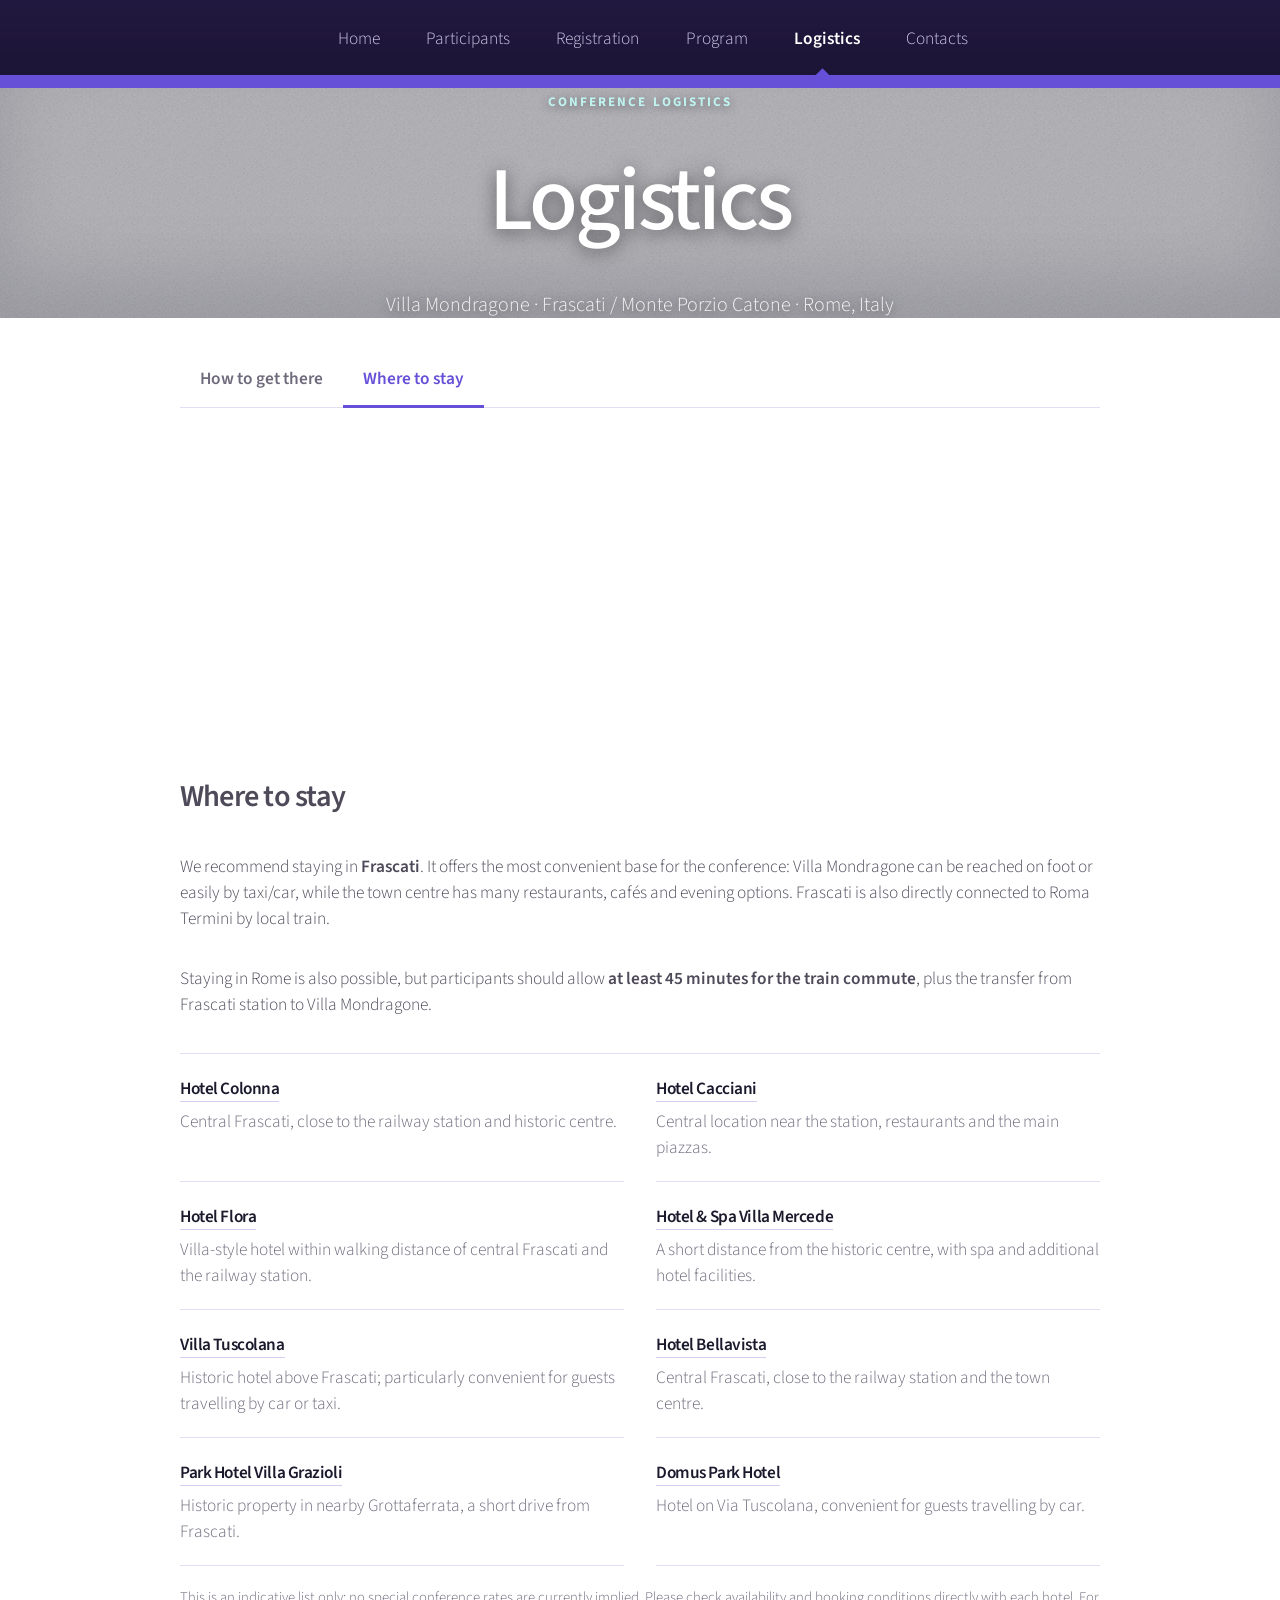
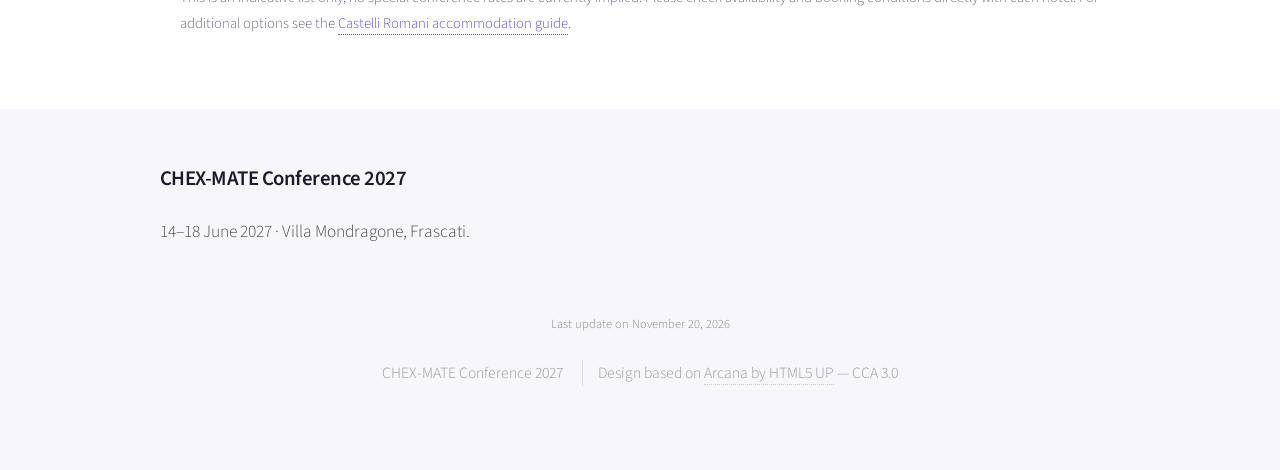
<file: accommodation.html>
<!DOCTYPE HTML>
<html lang="en">
	<head>
		<title>Where to stay — CHEX-MATE Conference 2027</title>
		<meta charset="utf-8" />
		<meta name="viewport" content="width=device-width, initial-scale=1, user-scalable=no" />
		<meta name="description" content="Logistics information for the CHEX-MATE Conference 2027 at Villa Mondragone." />
		<link rel="stylesheet" href="assets/css/main.css" />
		<link rel="stylesheet" href="assets/css/chexmate.css" />
	</head>
	<body class="is-preload">
		<div id="page-wrapper">
			<div id="header">
				<nav id="nav">
					<ul>
						<li><a href="index.html">Home</a></li>
						<li><a href="participants.html">Participants</a></li>
						<li><a href="registration.html">Registration</a></li>
						<li>
							<a href="scientific_program.html">Program</a>
							<ul>
								<li><a href="scientific_program.html">Scientific Program</a></li>
								<li><a href="invited_talks.html">Invited Talks</a></li>
								<li><a href="posters.html">List of Posters</a></li>
								<li><a href="social_dinner.html">Social Dinner</a></li>
							</ul>
						</li>
						<li class="current">
							<a href="travel.html">Logistics</a>
							<ul>
								<li><a href="travel.html">How to get there</a></li>
								<li><a href="accommodation.html">Where to stay</a></li>
							</ul>
						</li>
						<li><a href="contacts.html">Contacts</a></li>
					</ul>
				</nav>
			</div>
			<section class="venue-hero">
				<div class="container narrow-content">
					<p class="page-kicker">Conference logistics</p>
					<h1>Logistics</h1>
					<p class="venue-subtitle">Villa Mondragone · Frascati / Monte Porzio Catone · Rome, Italy</p>
				</div>
			</section>
			<section class="wrapper style1 minimal-page logistics-tabs-section">
				<div class="container narrow-content">
					<nav class="content-tabs" aria-label="Logistics sections">
						<a href="travel.html">How to get there</a>
						<a class="active" href="accommodation.html">Where to stay</a>
					</nav>
				</div>
			</section>
			<section class="wrapper style1 simple-section" id="hotels">
				<div class="container narrow-content">
					<h2>Where to stay</h2>
					<p>We recommend staying in <strong>Frascati</strong>. It offers the most convenient base for the conference: Villa Mondragone can be reached on foot or easily by taxi/car, while the town centre has many restaurants, cafés and evening options. Frascati is also directly connected to Roma Termini by local train.</p>
					<p>Staying in Rome is also possible, but participants should allow <strong>at least 45 minutes for the train commute</strong>, plus the transfer from Frascati station to Villa Mondragone.</p>
					<div class="hotel-list">
						<div><h3><a href="https://www.hotelcolonna.it/" target="_blank" rel="noopener noreferrer">Hotel Colonna</a></h3><p>Central Frascati, close to the railway station and historic centre.</p></div>
						<div><h3><a href="https://cacciani.it/" target="_blank" rel="noopener noreferrer">Hotel Cacciani</a></h3><p>Central location near the station, restaurants and the main piazzas.</p></div>
						<div><h3><a href="https://www.hotel-flora.it/" target="_blank" rel="noopener noreferrer">Hotel Flora</a></h3><p>Villa-style hotel within walking distance of central Frascati and the railway station.</p></div>
						<div><h3><a href="https://www.villamercede.com/" target="_blank" rel="noopener noreferrer">Hotel &amp; Spa Villa Mercede</a></h3><p>A short distance from the historic centre, with spa and additional hotel facilities.</p></div>
						<div><h3><a href="https://www.villatuscolana.com/" target="_blank" rel="noopener noreferrer">Villa Tuscolana</a></h3><p>Historic hotel above Frascati; particularly convenient for guests travelling by car or taxi.</p></div>
						<div><h3><a href="http://www.hbellavista.it/" target="_blank" rel="noopener noreferrer">Hotel Bellavista</a></h3><p>Central Frascati, close to the railway station and the town centre.</p></div>
						<div><h3><a href="https://www.villa-grazioli.it/en/" target="_blank" rel="noopener noreferrer">Park Hotel Villa Grazioli</a></h3><p>Historic property in nearby Grottaferrata, a short drive from Frascati.</p></div>
						<div><h3><a href="https://www.domusparkhotel.it/" target="_blank" rel="noopener noreferrer">Domus Park Hotel</a></h3><p>Hotel on Via Tuscolana, convenient for guests travelling by car.</p></div>
					</div>
					<p class="hotel-note">This is an indicative list only; no special conference rates are currently implied. Please check availability and booking conditions directly with each hotel. For additional options see the <a href="https://www.visitcastelliromani.it/en/informations/frascati/accommodations/" target="_blank" rel="noopener noreferrer">Castelli Romani accommodation guide</a>.</p>
				</div>
			</section>
			<div id="footer" class="chex-footer compact-footer">
				<div class="container">
					<div class="row">
						<section class="col-12">
							<h3>CHEX-MATE Conference 2027</h3>
							<p>14–18 June 2027 · Villa Mondragone, Frascati.</p>
						</section>
					</div>
				</div>
				<div class="last-update">Last update on November 20, 2026</div>
				<div class="copyright">
					<ul class="menu">
						<li>CHEX-MATE Conference 2027</li>
						<li>Design based on <a href="https://html5up.net/arcana">Arcana by HTML5 UP</a> — CCA 3.0</li>
					</ul>
				</div>
			</div>
		</div>
		<script src="assets/js/jquery.min.js"></script>
		<script src="assets/js/jquery.dropotron.min.js"></script>
		<script src="assets/js/browser.min.js"></script>
		<script src="assets/js/breakpoints.min.js"></script>
		<script src="assets/js/util.js"></script>
		<script src="assets/js/main.js"></script>
	</body>
</html>
</file>
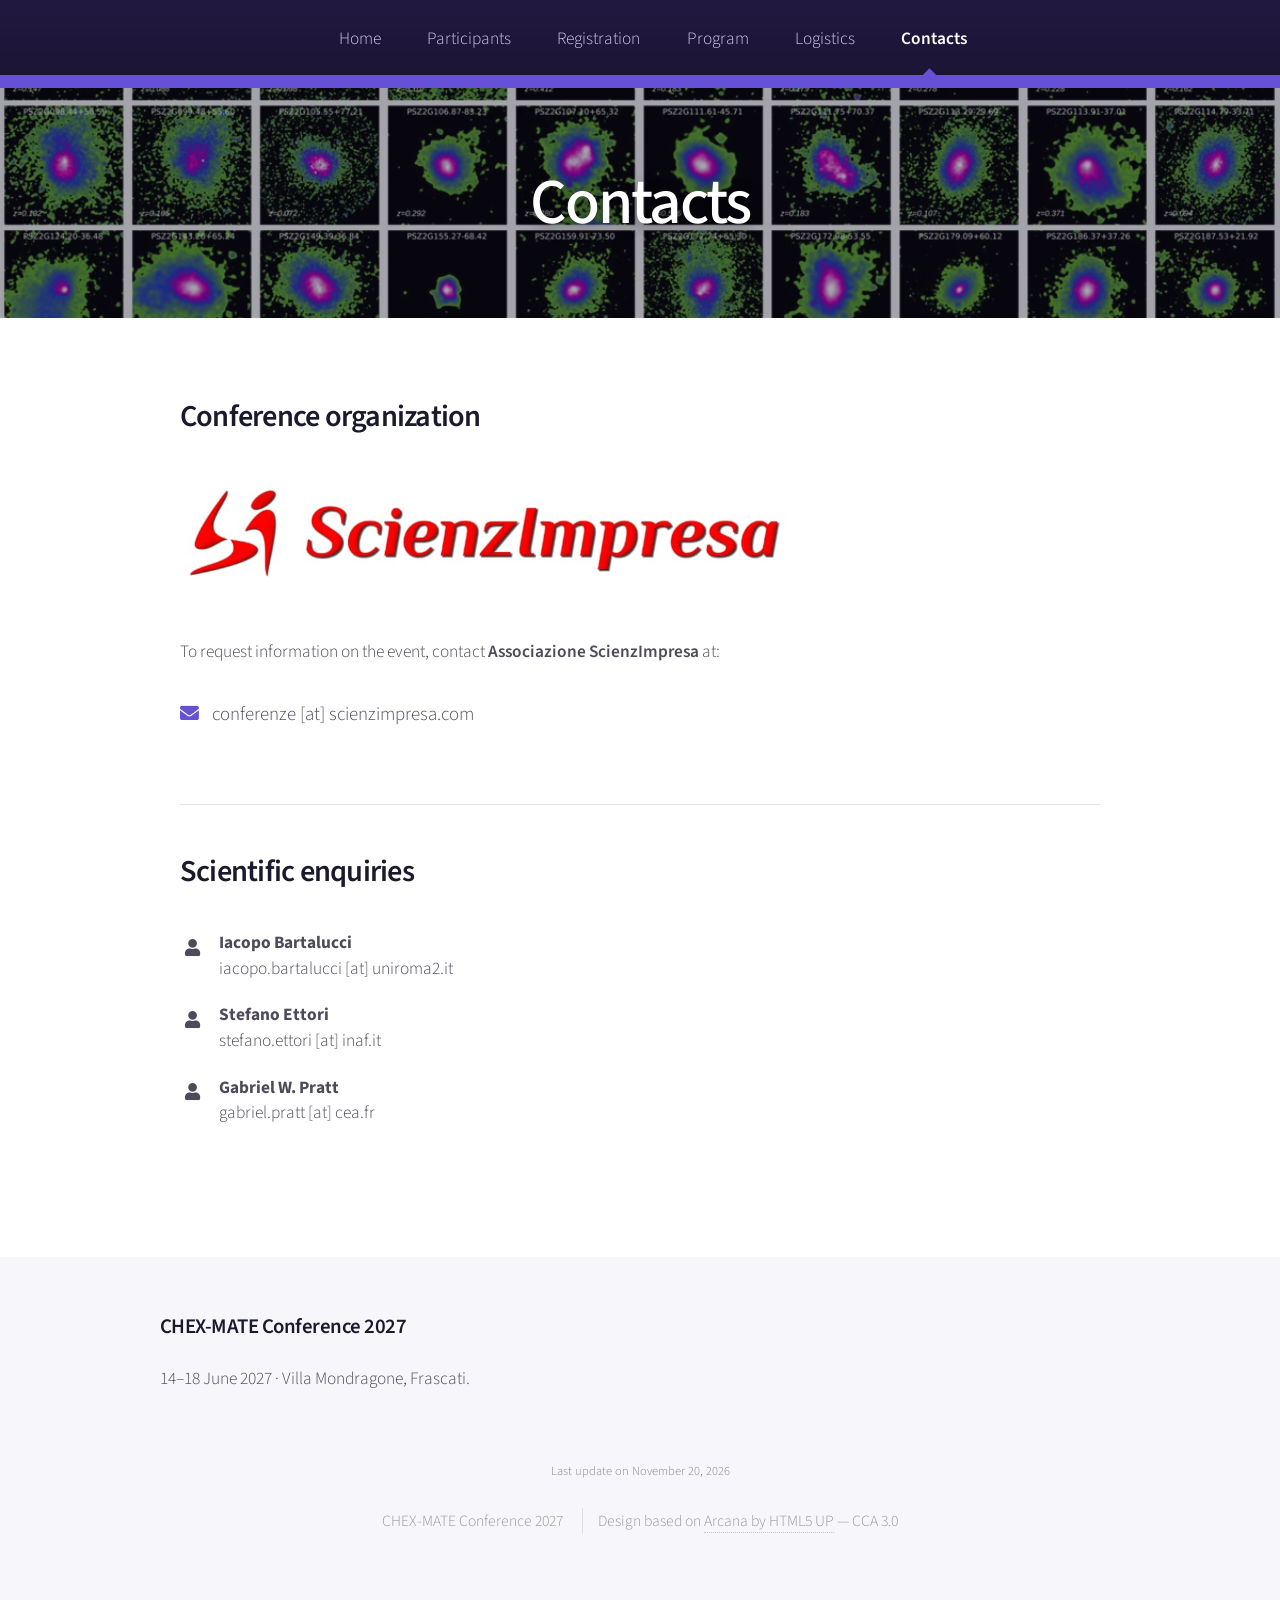
<file: contacts.html>
<!DOCTYPE HTML>
<!--
	CHEX-MATE Conference website based on Arcana by HTML5 UP
	html5up.net | @ajlkn
	Free for personal and commercial use under the CCA 3.0 license (html5up.net/license)
-->
<html lang="en">
	<head>
		<title>Contacts — CHEX-MATE Conference 2027</title>
		<meta charset="utf-8" />
		<meta name="viewport" content="width=device-width, initial-scale=1, user-scalable=no" />
		<meta name="description" content="Contacts for the CHEX-MATE Conference 2027." />
		<link rel="stylesheet" href="assets/css/main.css" />
		<link rel="stylesheet" href="assets/css/chexmate.css" />
		<style>
			.scientific-contact-list { margin-top: 1rem; }
			.scientific-contact-row {
				display: grid;
				grid-template-columns: 1.6rem minmax(0, 1fr);
				column-gap: 0.85rem;
				align-items: start;
				padding: 0.75rem 0;
			}
			.scientific-contact-row .icon {
				margin-top: 0.18rem;
				text-align: center;
			}
			.scientific-contact-name { display: block; font-weight: 700; line-height: 1.25; }
			.scientific-contact-email { display: block; margin-top: 0.2rem; line-height: 1.35; word-break: break-word; }
		</style>
	</head>
	<body class="is-preload">
		<div id="page-wrapper">

			<div id="header">
				<nav id="nav">
					<ul>
						<li><a href="index.html">Home</a></li>
						<li><a href="participants.html">Participants</a></li>
						<li><a href="registration.html">Registration</a></li>
						<li>
							<a href="scientific_program.html">Program</a>
							<ul>
								<li><a href="scientific_program.html">Scientific Program</a></li>
								<li><a href="invited_talks.html">Invited Talks</a></li>
								<li><a href="posters.html">List of Posters</a></li>
								<li><a href="social_dinner.html">Social Dinner</a></li>
							</ul>
						</li>
						<li>
							<a href="travel.html">Logistics</a>
							<ul>
								<li><a href="travel.html">How to get there</a></li>
								<li><a href="accommodation.html">Where to stay</a></li>
							</ul>
						</li>
						<li class="current"><a href="contacts.html">Contacts</a></li>
					</ul>
				</nav>
			</div>

			<section class="subpage-hero">
				<div class="container narrow-content">
					<h1>Contacts</h1>
				</div>
			</section>

			<section class="wrapper style1 simple-section contact-page">
				<div class="container narrow-content">
					<div class="contact-block">
						<h2>Conference organization</h2>
						<img class="scienzimpresa-logo" src="images/scienzimpresa-logo.png" alt="ScienzImpresa" />
						<p>To request information on the event, contact <strong>Associazione ScienzImpresa</strong> at:</p>
						<p class="contact-email"><i class="icon solid fa-envelope"></i> conferenze [at] scienzimpresa.com</p>
					</div>

					<div class="contact-block scientific-contacts">
						<h2>Scientific enquiries</h2>
						<div class="scientific-contact-list">
							<div class="scientific-contact-row">
								<i class="icon solid fa-user" aria-hidden="true"></i>
								<div>
									<span class="scientific-contact-name">Iacopo Bartalucci</span>
									<span class="scientific-contact-email">iacopo.bartalucci [at] uniroma2.it</span>
								</div>
							</div>
							<div class="scientific-contact-row">
								<i class="icon solid fa-user" aria-hidden="true"></i>
								<div>
									<span class="scientific-contact-name">Stefano Ettori</span>
									<span class="scientific-contact-email">stefano.ettori [at] inaf.it</span>
								</div>
							</div>
							<div class="scientific-contact-row">
								<i class="icon solid fa-user" aria-hidden="true"></i>
								<div>
									<span class="scientific-contact-name">Gabriel W. Pratt</span>
									<span class="scientific-contact-email">gabriel.pratt [at] cea.fr</span>
								</div>
							</div>
						</div>
					</div>
				</div>
			</section>

			<div id="footer" class="chex-footer compact-footer">
				<div class="container">
					<div class="row">
						<section class="col-12">
							<h3>CHEX-MATE Conference 2027</h3>
							<p>14–18 June 2027 · Villa Mondragone, Frascati.</p>
						</section>
					</div>
				</div>
				<div class="last-update">Last update on November 20, 2026</div>
				<div class="copyright">
					<ul class="menu">
						<li>CHEX-MATE Conference 2027</li>
						<li>Design based on <a href="https://html5up.net/arcana">Arcana by HTML5 UP</a> — CCA 3.0</li>
					</ul>
				</div>
			</div>
		</div>

		<script src="assets/js/jquery.min.js"></script>
		<script src="assets/js/jquery.dropotron.min.js"></script>
		<script src="assets/js/browser.min.js"></script>
		<script src="assets/js/breakpoints.min.js"></script>
		<script src="assets/js/util.js"></script>
		<script src="assets/js/main.js"></script>
	</body>
</html>
</file>
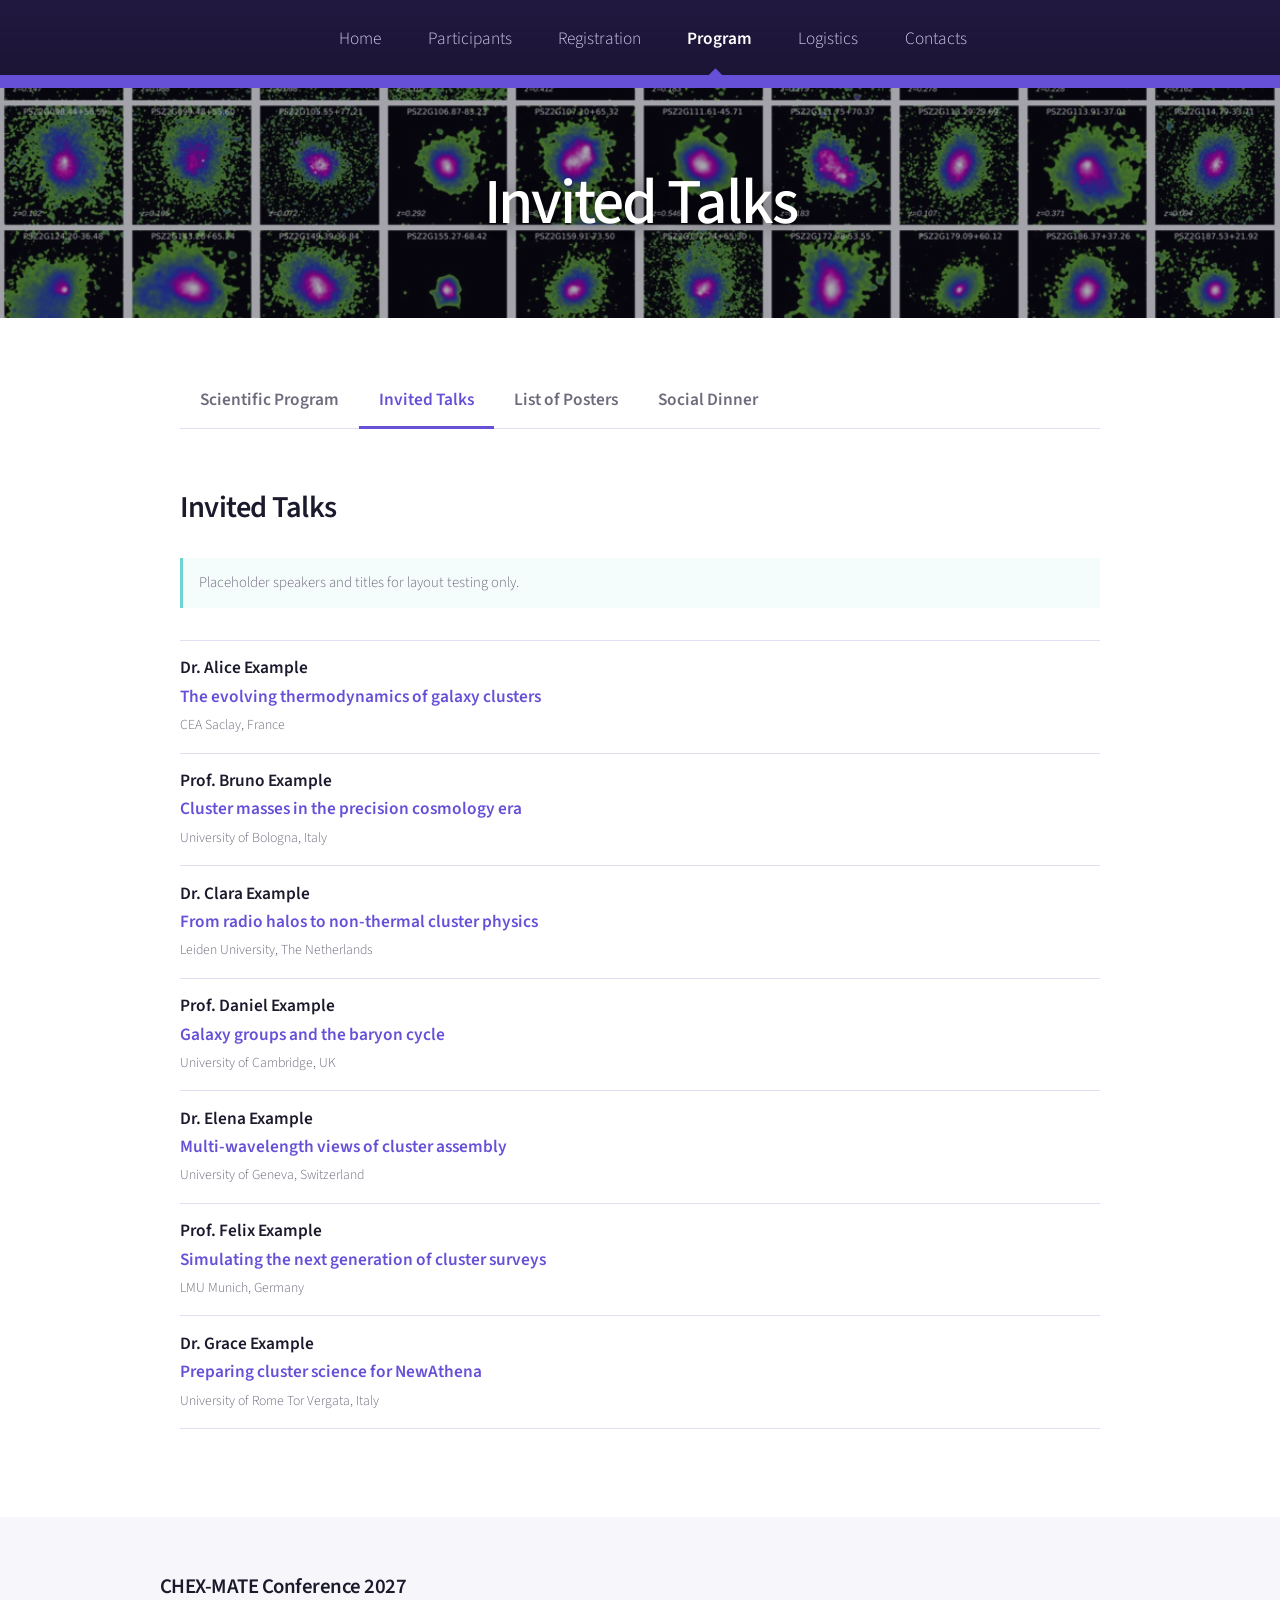
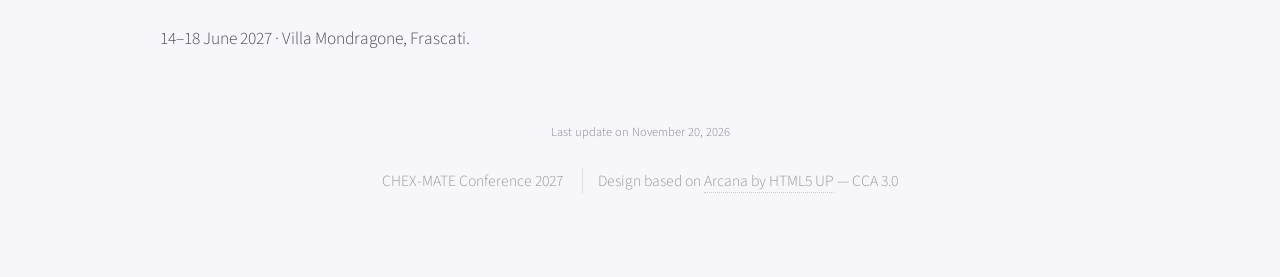
<file: invited_talks.html>
<!DOCTYPE HTML>
<!--
	CHEX-MATE Conference website based on Arcana by HTML5 UP
	html5up.net | @ajlkn
	Free for personal and commercial use under the CCA 3.0 license (html5up.net/license)
-->
<html lang="en">
	<head>
		<title>Invited Talks — CHEX-MATE Conference 2027</title>
		<meta charset="utf-8" />
		<meta name="viewport" content="width=device-width, initial-scale=1, user-scalable=no" />
		<meta name="description" content="Invited talks for the CHEX-MATE Conference 2027." />
		<link rel="stylesheet" href="assets/css/main.css" />
		<link rel="stylesheet" href="assets/css/chexmate.css" />
	</head>
	<body class="is-preload">
		<div id="page-wrapper">
			<div id="header">
				<nav id="nav">
					<ul>
						<li><a href="index.html">Home</a></li>
						<li><a href="participants.html">Participants</a></li>
						<li><a href="registration.html">Registration</a></li>
						<li class="current">
							<a href="scientific_program.html">Program</a>
							<ul>
								<li><a href="scientific_program.html">Scientific Program</a></li>
								<li><a href="invited_talks.html">Invited Talks</a></li>
								<li><a href="posters.html">List of Posters</a></li>
								<li><a href="social_dinner.html">Social Dinner</a></li>
							</ul>
						</li>
						<li>
							<a href="travel.html">Logistics</a>
							<ul>
								<li><a href="travel.html">How to get there</a></li>
								<li><a href="accommodation.html">Where to stay</a></li>
							</ul>
						</li>
						<li><a href="contacts.html">Contacts</a></li>
					</ul>
				</nav>
			</div>

			<section class="subpage-hero">
				<div class="container narrow-content">
					<h1>Invited Talks</h1>
				</div>
			</section>

			<section class="wrapper style1 minimal-page">
				<div class="container narrow-content">
					<nav class="content-tabs" aria-label="Programme sections">
						<a href="scientific_program.html">Scientific Program</a>
						<a class="active" href="invited_talks.html">Invited Talks</a>
						<a href="posters.html">List of Posters</a>
						<a href="social_dinner.html">Social Dinner</a>
					</nav>
					<div class="simple-program-block">
						<h2>Invited Talks</h2>
						<div class="placeholder-note">Placeholder speakers and titles for layout testing only.</div>
						<div class="invited-list">
							<div><strong>Dr. Alice Example</strong><span>The evolving thermodynamics of galaxy clusters</span><small>CEA Saclay, France</small></div>
							<div><strong>Prof. Bruno Example</strong><span>Cluster masses in the precision cosmology era</span><small>University of Bologna, Italy</small></div>
							<div><strong>Dr. Clara Example</strong><span>From radio halos to non-thermal cluster physics</span><small>Leiden University, The Netherlands</small></div>
							<div><strong>Prof. Daniel Example</strong><span>Galaxy groups and the baryon cycle</span><small>University of Cambridge, UK</small></div>
							<div><strong>Dr. Elena Example</strong><span>Multi-wavelength views of cluster assembly</span><small>University of Geneva, Switzerland</small></div>
							<div><strong>Prof. Felix Example</strong><span>Simulating the next generation of cluster surveys</span><small>LMU Munich, Germany</small></div>
							<div><strong>Dr. Grace Example</strong><span>Preparing cluster science for NewAthena</span><small>University of Rome Tor Vergata, Italy</small></div>
						</div>
					</div>
				</div>
			</section>

			<div id="footer" class="chex-footer compact-footer">
				<div class="container">
					<div class="row">
						<section class="col-12">
							<h3>CHEX-MATE Conference 2027</h3>
							<p>14–18 June 2027 · Villa Mondragone, Frascati.</p>
						</section>
					</div>
				</div>
				<div class="last-update">Last update on November 20, 2026</div>
				<div class="copyright">
					<ul class="menu">
						<li>CHEX-MATE Conference 2027</li>
						<li>Design based on <a href="https://html5up.net/arcana">Arcana by HTML5 UP</a> — CCA 3.0</li>
					</ul>
				</div>
			</div>
		</div>

		<script src="assets/js/jquery.min.js"></script>
		<script src="assets/js/jquery.dropotron.min.js"></script>
		<script src="assets/js/browser.min.js"></script>
		<script src="assets/js/breakpoints.min.js"></script>
		<script src="assets/js/util.js"></script>
		<script src="assets/js/main.js"></script>
	</body>
</html>
</file>
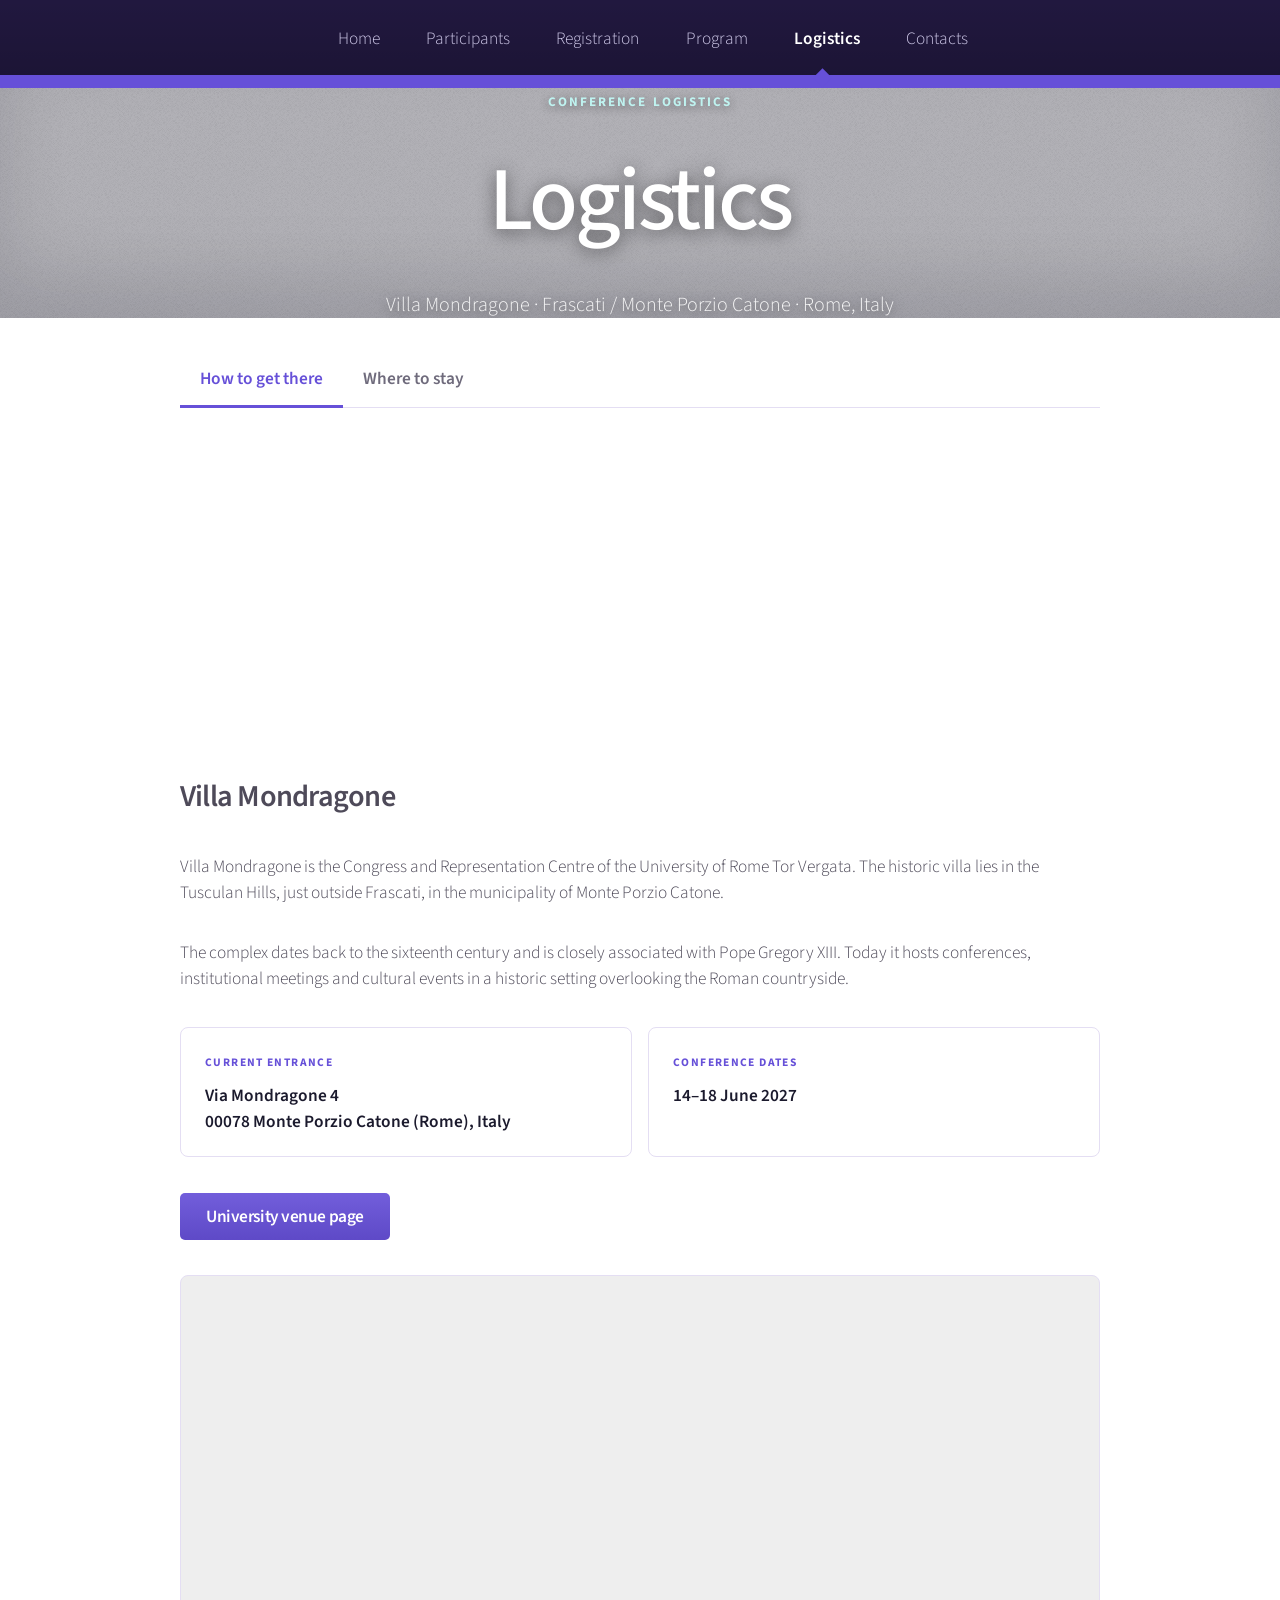
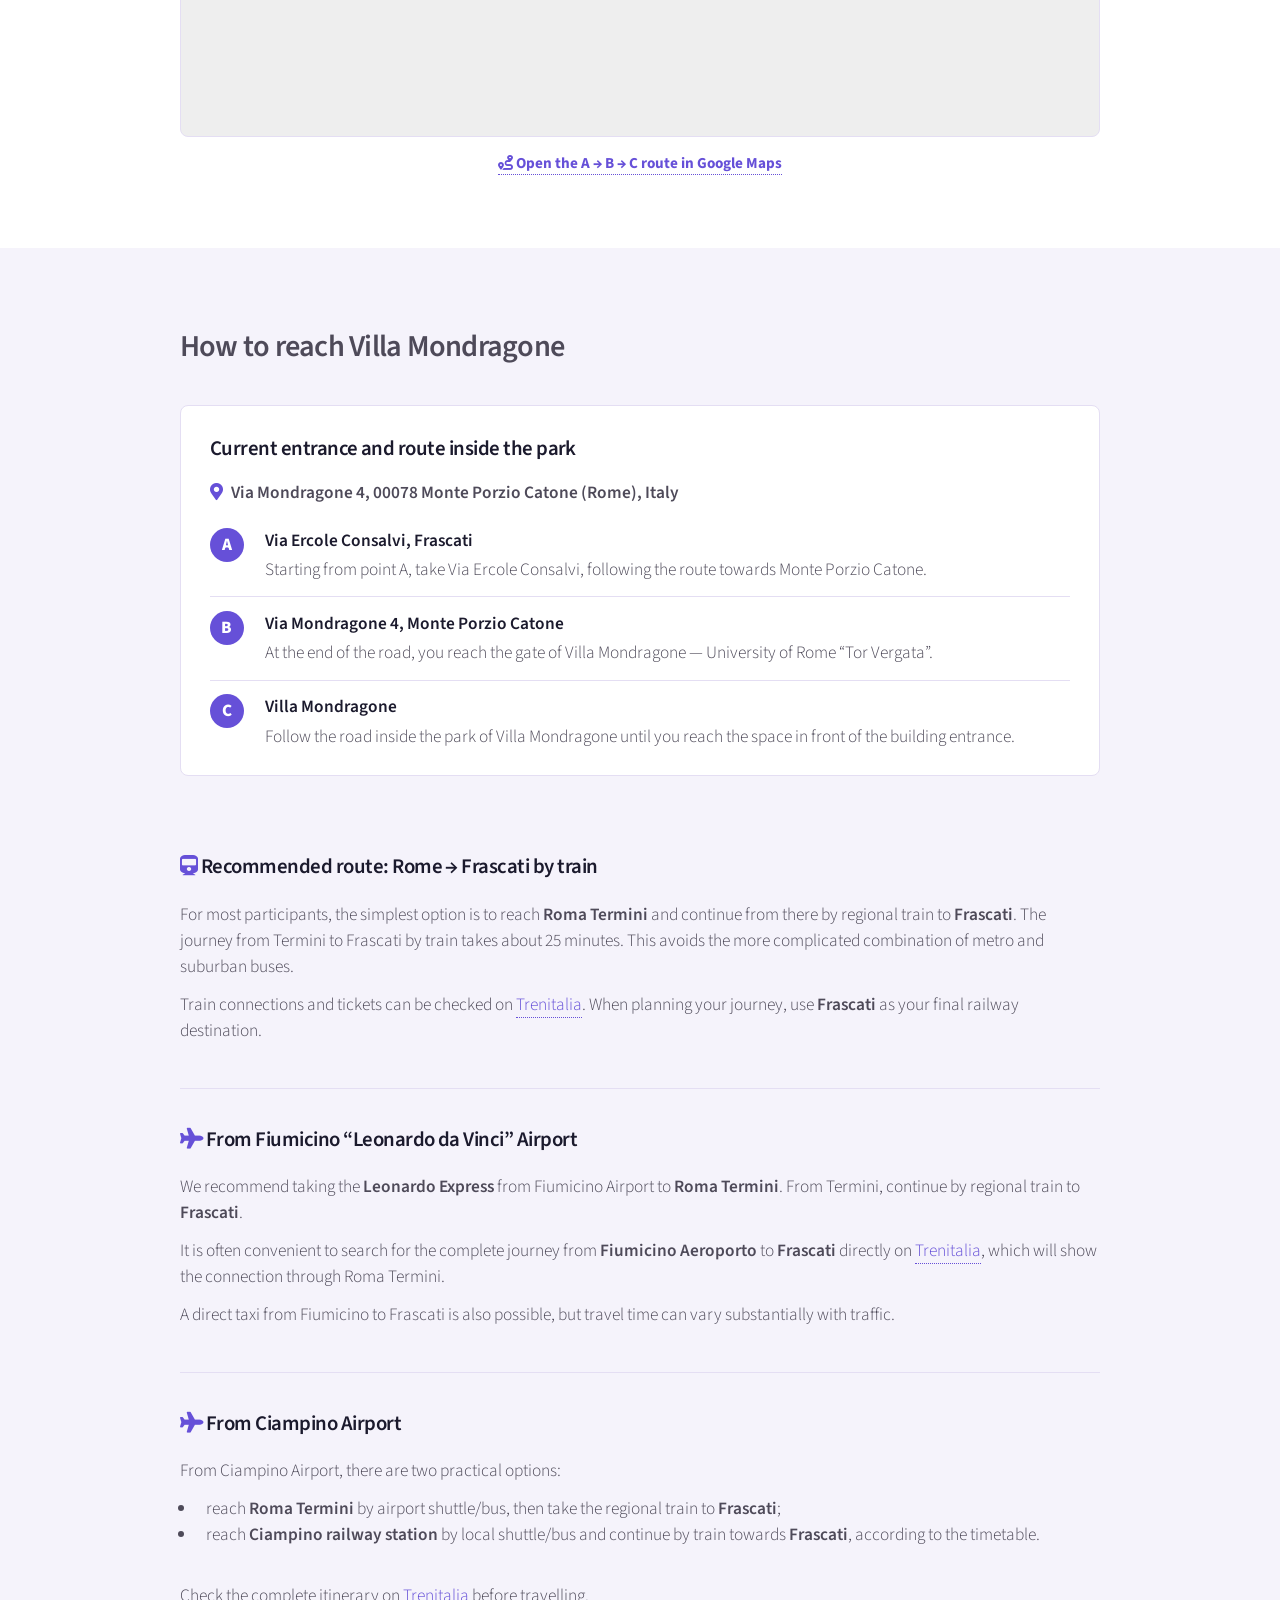
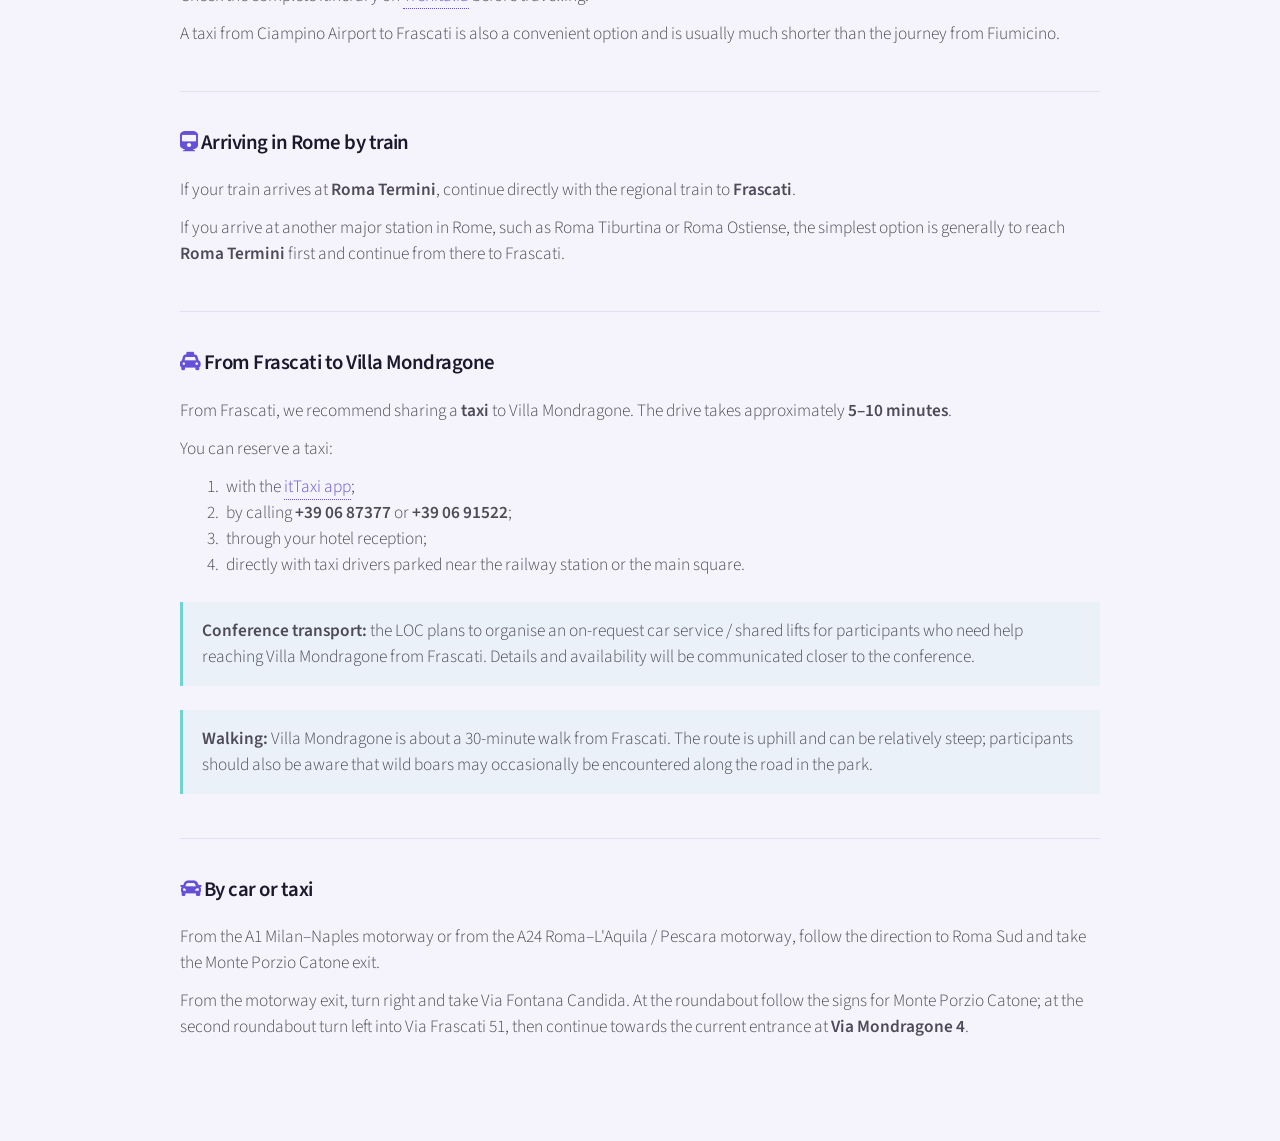
<file: logistics.html>
<!DOCTYPE html><html lang="en"><head><meta charset="utf-8"><meta http-equiv="refresh" content="0; url=travel.html"><link rel="canonical" href="travel.html"><title>Logistics — CHEX-MATE Conference 2027</title></head><body><p>Redirecting to <a href="travel.html">Logistics</a>…</p></body></html>
</file>
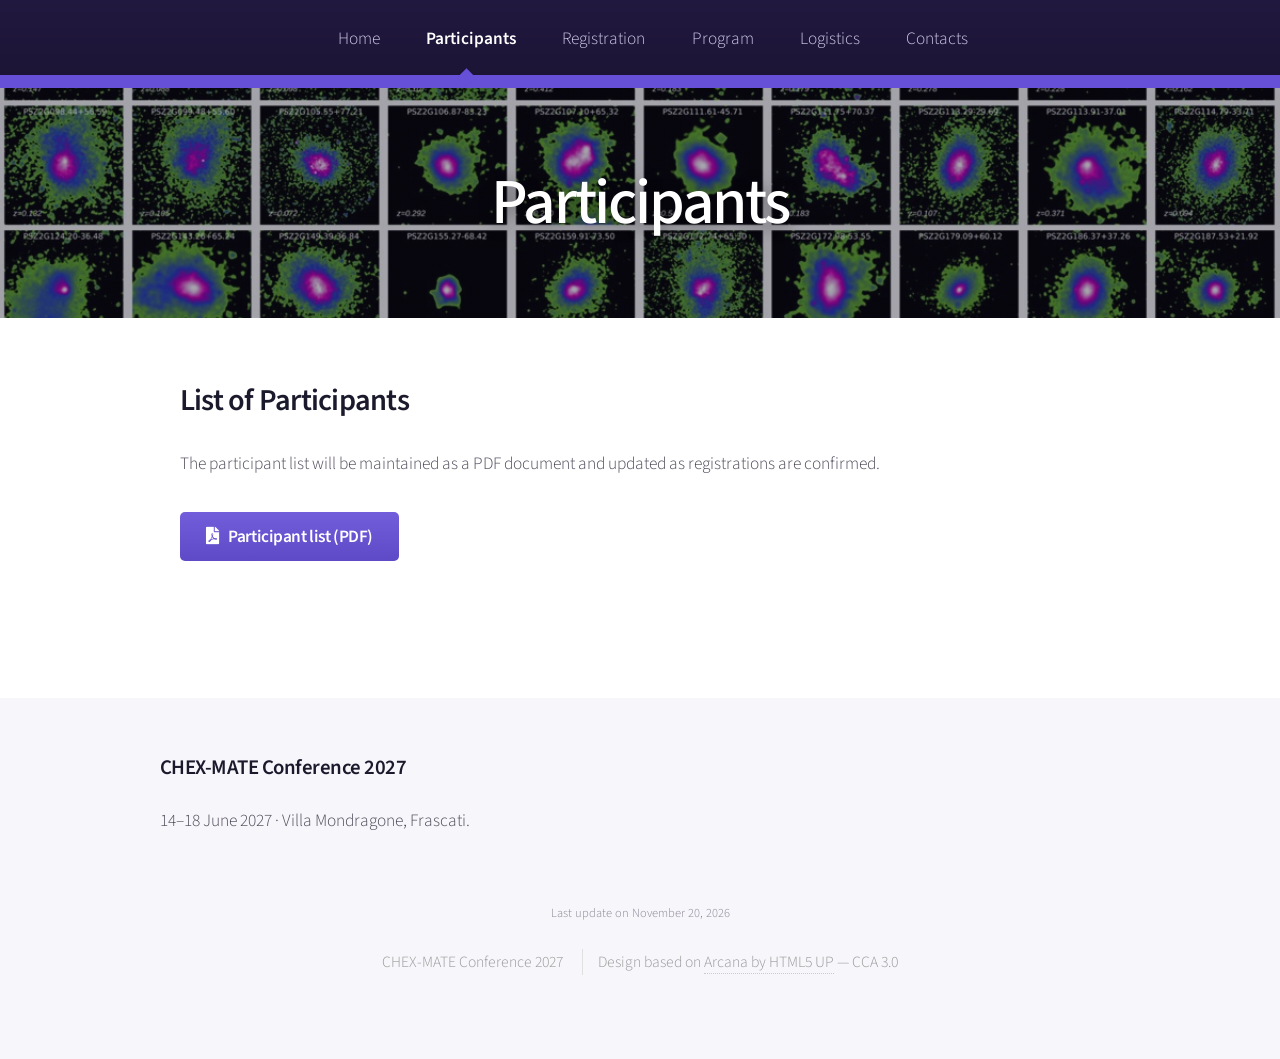
<file: participants.html>
<!DOCTYPE HTML>
<!--
	CHEX-MATE Conference website based on Arcana by HTML5 UP
	html5up.net | @ajlkn
	Free for personal and commercial use under the CCA 3.0 license (html5up.net/license)
-->
<html lang="en">
	<head>
		<title>Participants — CHEX-MATE Conference 2027</title>
		<meta charset="utf-8" />
		<meta name="viewport" content="width=device-width, initial-scale=1, user-scalable=no" />
		<meta name="description" content="Participants at the CHEX-MATE Conference 2027." />
		<link rel="stylesheet" href="assets/css/main.css" />
		<link rel="stylesheet" href="assets/css/chexmate.css" />
	</head>
	<body class="is-preload">
		<div id="page-wrapper">
			<div id="header">
<nav id="nav">
					<ul>
						<li><a href="index.html">Home</a></li>
						<li class="current"><a href="participants.html">Participants</a></li>
						<li><a href="registration.html">Registration</a></li>
						<li>
							<a href="scientific_program.html">Program</a>
							<ul>
								<li><a href="scientific_program.html">Scientific Program</a></li>
								<li><a href="invited_talks.html">Invited Talks</a></li>
								<li><a href="posters.html">List of Posters</a></li>
								<li><a href="social_dinner.html">Social Dinner</a></li>
							</ul>
						</li>
						<li>
							<a href="travel.html">Logistics</a>
							<ul>
								<li><a href="travel.html">How to get there</a></li>
								<li><a href="accommodation.html">Where to stay</a></li>
							</ul>
						</li>
						<li><a href="contacts.html">Contacts</a></li>
					</ul>
				</nav>
			</div>

			<section class="subpage-hero">
				<div class="container narrow-content">
					<h1>Participants</h1>
				</div>
			</section>

			<section class="wrapper style1 minimal-page">
				<div class="container narrow-content">
					<h2>List of Participants</h2>
					<p>The participant list will be maintained as a PDF document and updated as registrations are confirmed.</p>
					<p class="document-download"><a class="button" href="participant_list.pdf" target="_blank" rel="noopener noreferrer"><i class="icon solid fa-file-pdf"></i> Participant list (PDF)</a></p>
				</div>
			</section>

			<div id="footer" class="chex-footer compact-footer">
				<div class="container">
					<div class="row">
						<section class="col-12">
							<h3>CHEX-MATE Conference 2027</h3>
							<p>14–18 June 2027 · Villa Mondragone, Frascati.</p>
						</section>
					</div>
				</div>
				<div class="last-update">Last update on November 20, 2026</div>
				<div class="copyright">
					<ul class="menu">
						<li>CHEX-MATE Conference 2027</li>
						<li>Design based on <a href="https://html5up.net/arcana">Arcana by HTML5 UP</a> — CCA 3.0</li>
					</ul>
				</div>
			</div>
		</div>

		<script src="assets/js/jquery.min.js"></script>
		<script src="assets/js/jquery.dropotron.min.js"></script>
		<script src="assets/js/browser.min.js"></script>
		<script src="assets/js/breakpoints.min.js"></script>
		<script src="assets/js/util.js"></script>
		<script src="assets/js/main.js"></script>
	</body>
</html>
</file>
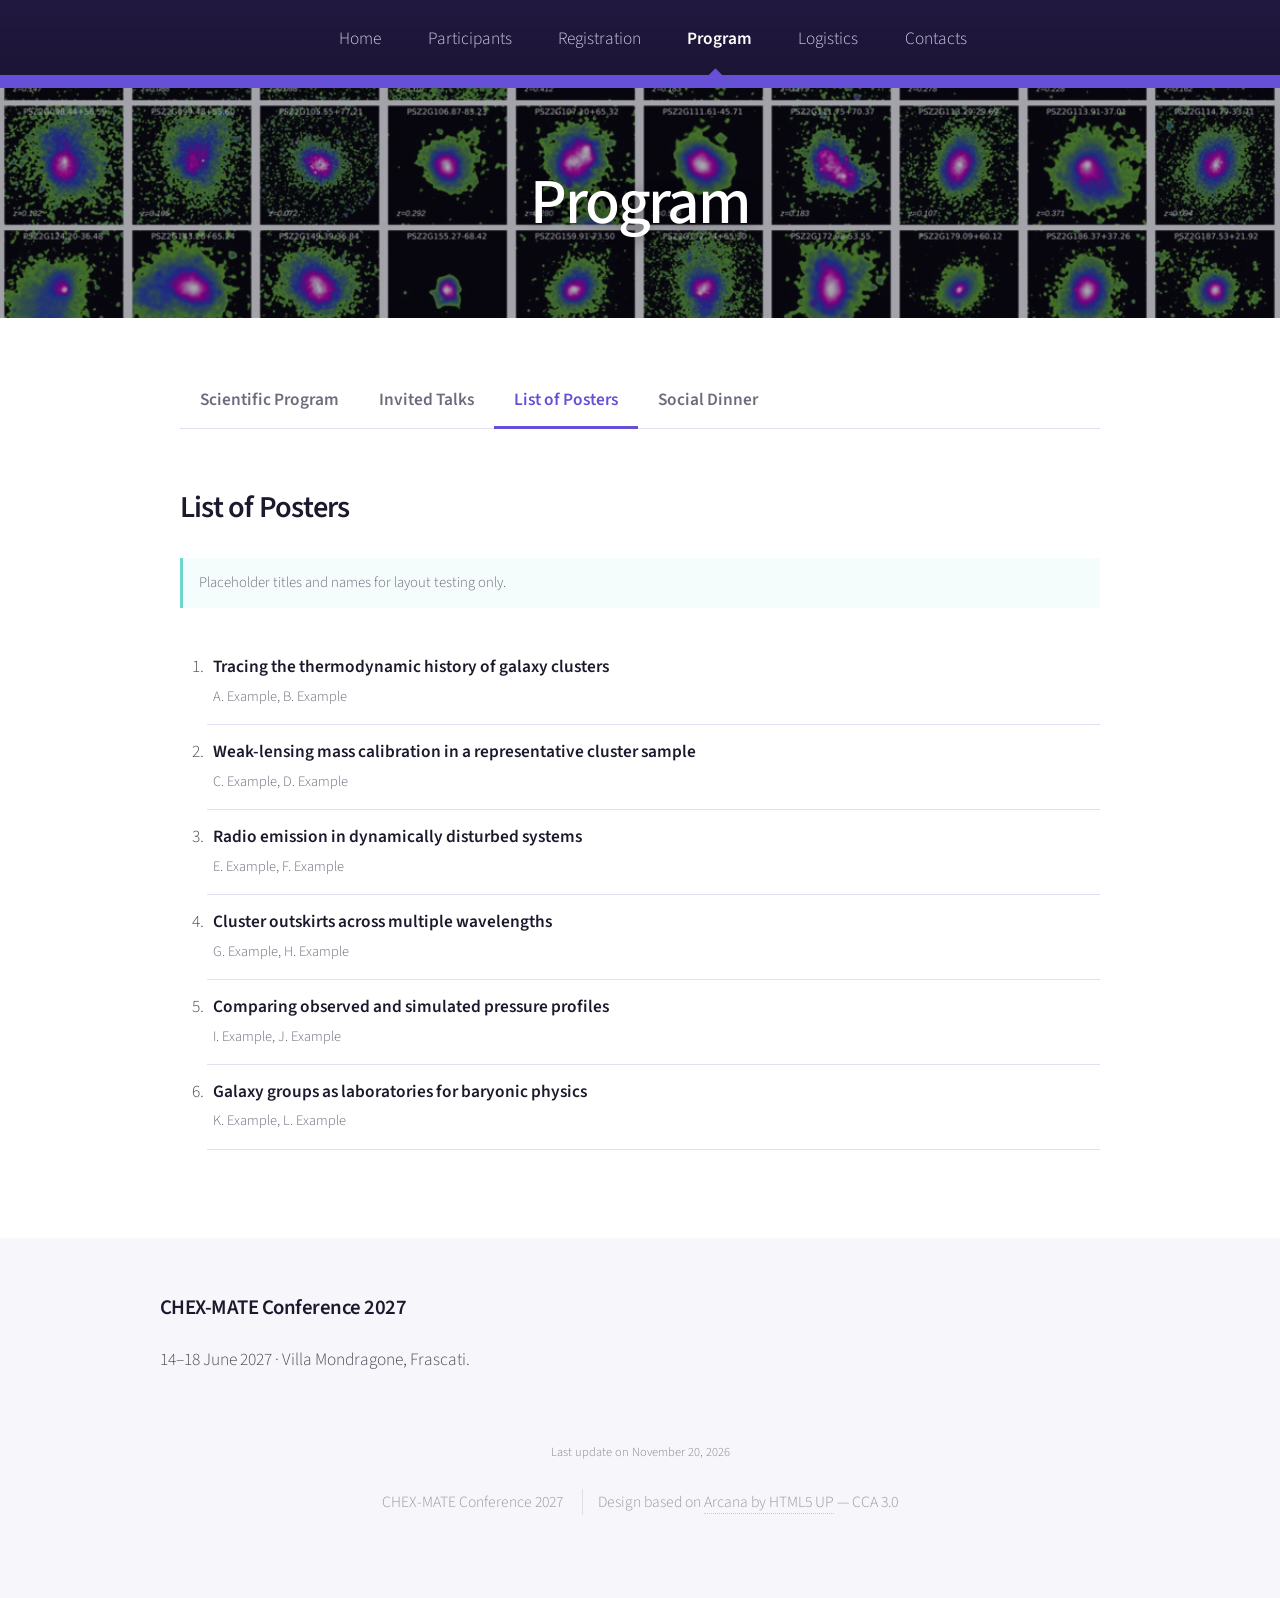
<file: posters.html>
<!DOCTYPE HTML>
<!--
	CHEX-MATE Conference website based on Arcana by HTML5 UP
	html5up.net | @ajlkn
	Free for personal and commercial use under the CCA 3.0 license (html5up.net/license)
-->
<html lang="en">
	<head>
		<title>List of Posters — CHEX-MATE Conference 2027</title>
		<meta charset="utf-8" />
		<meta name="viewport" content="width=device-width, initial-scale=1, user-scalable=no" />
		<meta name="description" content="Poster list for the CHEX-MATE Conference 2027." />
		<link rel="stylesheet" href="assets/css/main.css" />
		<link rel="stylesheet" href="assets/css/chexmate.css" />
	</head>
	<body class="is-preload">
		<div id="page-wrapper">
			<div id="header">
<nav id="nav">
					<ul>
						<li><a href="index.html">Home</a></li>
						<li><a href="participants.html">Participants</a></li>
						<li><a href="registration.html">Registration</a></li>
						<li class="current">
							<a href="scientific_program.html">Program</a>
							<ul>
								<li><a href="scientific_program.html">Scientific Program</a></li>
								<li><a href="invited_talks.html">Invited Talks</a></li>
								<li><a href="posters.html">List of Posters</a></li>
								<li><a href="social_dinner.html">Social Dinner</a></li>
							</ul>
						</li>
						<li>
							<a href="travel.html">Logistics</a>
							<ul>
								<li><a href="travel.html">How to get there</a></li>
								<li><a href="accommodation.html">Where to stay</a></li>
							</ul>
						</li>
						<li><a href="contacts.html">Contacts</a></li>
					</ul>
				</nav>
			</div>

			<section class="subpage-hero">
				<div class="container narrow-content">
					<h1>Program</h1>
				</div>
			</section>

			<section class="wrapper style1 minimal-page">
				<div class="container narrow-content">
					<nav class="content-tabs" aria-label="Programme sections">
						<a href="scientific_program.html">Scientific Program</a>
						<a href="invited_talks.html">Invited Talks</a>
						<a class="active" href="posters.html">List of Posters</a>
						<a href="social_dinner.html">Social Dinner</a>
					</nav>
					<div class="simple-program-block">
						<h2>List of Posters</h2>
						<div class="placeholder-note">Placeholder titles and names for layout testing only.</div>
						<ol class="poster-list">
							<li><strong>Tracing the thermodynamic history of galaxy clusters</strong><span>A. Example, B. Example</span></li>
							<li><strong>Weak-lensing mass calibration in a representative cluster sample</strong><span>C. Example, D. Example</span></li>
							<li><strong>Radio emission in dynamically disturbed systems</strong><span>E. Example, F. Example</span></li>
							<li><strong>Cluster outskirts across multiple wavelengths</strong><span>G. Example, H. Example</span></li>
							<li><strong>Comparing observed and simulated pressure profiles</strong><span>I. Example, J. Example</span></li>
							<li><strong>Galaxy groups as laboratories for baryonic physics</strong><span>K. Example, L. Example</span></li>
						</ol>
					</div>
				</div>
			</section>

			<div id="footer" class="chex-footer compact-footer">
				<div class="container">
					<div class="row">
						<section class="col-12">
							<h3>CHEX-MATE Conference 2027</h3>
							<p>14–18 June 2027 · Villa Mondragone, Frascati.</p>
						</section>
					</div>
				</div>
				<div class="last-update">Last update on November 20, 2026</div>
				<div class="copyright">
					<ul class="menu">
						<li>CHEX-MATE Conference 2027</li>
						<li>Design based on <a href="https://html5up.net/arcana">Arcana by HTML5 UP</a> — CCA 3.0</li>
					</ul>
				</div>
			</div>
		</div>

		<script src="assets/js/jquery.min.js"></script>
		<script src="assets/js/jquery.dropotron.min.js"></script>
		<script src="assets/js/browser.min.js"></script>
		<script src="assets/js/breakpoints.min.js"></script>
		<script src="assets/js/util.js"></script>
		<script src="assets/js/main.js"></script>
	</body>
</html>
</file>
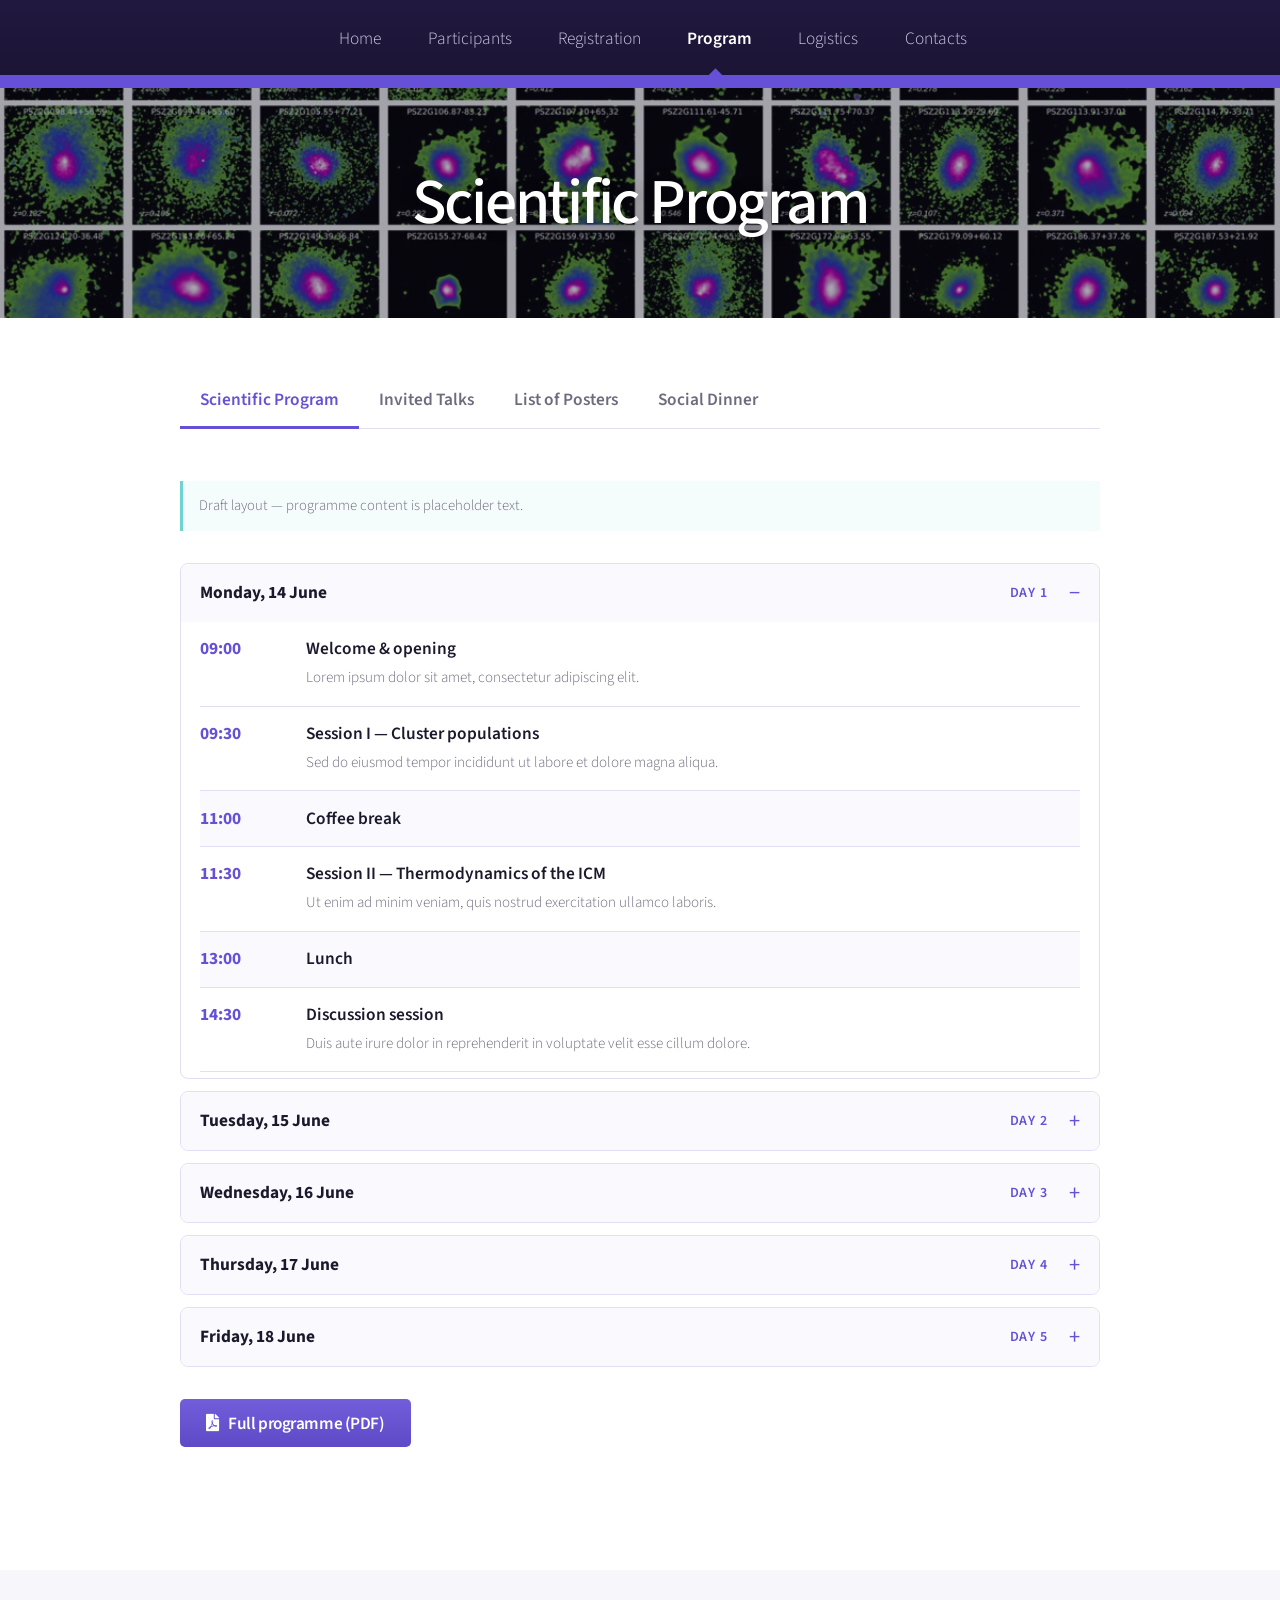
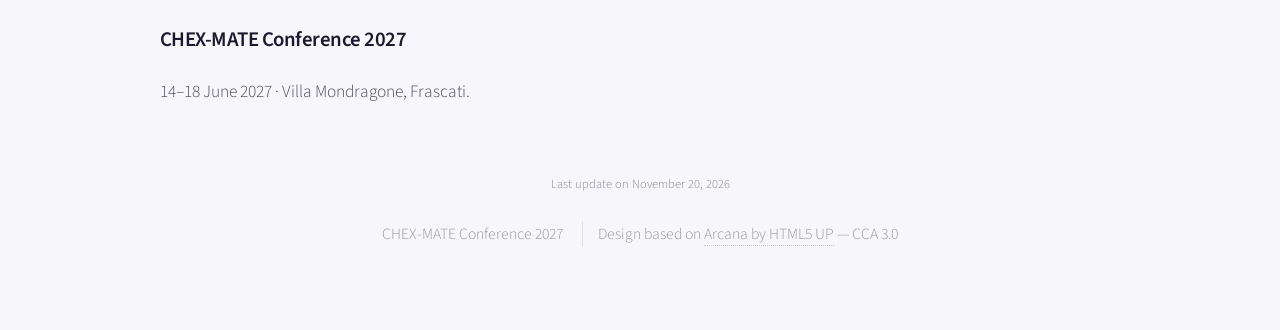
<file: program.html>
<!DOCTYPE HTML>
<!--
	CHEX-MATE Conference website based on Arcana by HTML5 UP
	html5up.net | @ajlkn
	Free for personal and commercial use under the CCA 3.0 license (html5up.net/license)
-->
<html lang="en">
	<head>
		<title>Program — CHEX-MATE Conference 2027</title>
		<meta charset="utf-8" />
		<meta name="viewport" content="width=device-width, initial-scale=1, user-scalable=no" />
		<meta name="description" content="Scientific programme for the CHEX-MATE Conference 2027." />
		<link rel="stylesheet" href="assets/css/main.css" />
		<link rel="stylesheet" href="assets/css/chexmate.css" />
	</head>
	<body class="is-preload">
		<div id="page-wrapper">
			<div id="header">
<nav id="nav">
					<ul>
						<li><a href="index.html">Home</a></li>
						<li><a href="participants.html">Participants</a></li>
						<li><a href="registration.html">Registration</a></li>
						<li class="current">
							<a href="scientific_program.html">Program</a>
							<ul>
								<li><a href="scientific_program.html">Scientific Program</a></li>
								<li><a href="invited_talks.html">Invited Talks</a></li>
								<li><a href="posters.html">List of Posters</a></li>
								<li><a href="social_dinner.html">Social Dinner</a></li>
							</ul>
						</li>
						<li>
							<a href="travel.html">Logistics</a>
							<ul>
								<li><a href="travel.html">How to get there</a></li>
								<li><a href="accommodation.html">Where to stay</a></li>
							</ul>
						</li>
						<li><a href="contacts.html">Contacts</a></li>
					</ul>
				</nav>
			</div>

			<section class="subpage-hero">
				<div class="container narrow-content">
					<h1>Scientific Program</h1>
				</div>
			</section>

			<section class="wrapper style1 minimal-page">
				<div class="container narrow-content">
					<nav class="content-tabs" aria-label="Programme sections">
						<a class="active" href="scientific_program.html">Scientific Program</a>
						<a href="invited_talks.html">Invited Talks</a>
						<a href="posters.html">List of Posters</a>
						<a href="social_dinner.html">Social Dinner</a>
					</nav>
					<div class="simple-program-block">
						<div class="placeholder-note">Draft layout — programme content is placeholder text.</div>

						<div class="program-accordion">
							<details open><summary><span>Monday, 14 June</span><strong>Day 1</strong></summary><div class="accordion-content">
								<div class="program-row"><time>09:00</time><div><strong>Welcome &amp; opening</strong><span>Lorem ipsum dolor sit amet, consectetur adipiscing elit.</span></div></div>
								<div class="program-row"><time>09:30</time><div><strong>Session I — Cluster populations</strong><span>Sed do eiusmod tempor incididunt ut labore et dolore magna aliqua.</span></div></div>
								<div class="program-row break-row"><time>11:00</time><div><strong>Coffee break</strong></div></div>
								<div class="program-row"><time>11:30</time><div><strong>Session II — Thermodynamics of the ICM</strong><span>Ut enim ad minim veniam, quis nostrud exercitation ullamco laboris.</span></div></div>
								<div class="program-row break-row"><time>13:00</time><div><strong>Lunch</strong></div></div>
								<div class="program-row"><time>14:30</time><div><strong>Discussion session</strong><span>Duis aute irure dolor in reprehenderit in voluptate velit esse cillum dolore.</span></div></div>
							</div></details>
							<details><summary><span>Tuesday, 15 June</span><strong>Day 2</strong></summary><div class="accordion-content">
								<div class="program-row"><time>09:00</time><div><strong>Session III — Mass calibration</strong><span>Lorem ipsum dolor sit amet, consectetur adipiscing elit.</span></div></div>
								<div class="program-row break-row"><time>10:45</time><div><strong>Coffee break</strong></div></div>
								<div class="program-row"><time>11:15</time><div><strong>Session IV — Cosmology with clusters</strong><span>Excepteur sint occaecat cupidatat non proident.</span></div></div>
								<div class="program-row break-row"><time>13:00</time><div><strong>Lunch</strong></div></div>
								<div class="program-row"><time>14:30</time><div><strong>Poster session I</strong><span>Ut enim ad minima veniam, quis nostrum exercitationem ullam corporis.</span></div></div>
							</div></details>
							<details><summary><span>Wednesday, 16 June</span><strong>Day 3</strong></summary><div class="accordion-content">
								<div class="program-row"><time>09:00</time><div><strong>Session V — Cluster assembly &amp; mergers</strong><span>Quis autem vel eum iure reprehenderit qui in ea voluptate velit esse.</span></div></div>
								<div class="program-row break-row"><time>11:00</time><div><strong>Coffee break</strong></div></div>
								<div class="program-row"><time>11:30</time><div><strong>Session VI — Non-thermal phenomena</strong><span>Neque porro quisquam est qui dolorem ipsum quia dolor sit amet.</span></div></div>
								<div class="program-row break-row"><time>13:00</time><div><strong>Lunch</strong></div></div>
								<div class="program-row"><time>14:30</time><div><strong>Free afternoon / social activity</strong></div></div>
							</div></details>
							<details><summary><span>Thursday, 17 June</span><strong>Day 4</strong></summary><div class="accordion-content">
								<div class="program-row"><time>09:00</time><div><strong>Session VII — Multi-wavelength synergies</strong><span>Lorem ipsum dolor sit amet, consectetur adipiscing elit.</span></div></div>
								<div class="program-row break-row"><time>10:45</time><div><strong>Coffee break</strong></div></div>
								<div class="program-row"><time>11:15</time><div><strong>Session VIII — Simulations &amp; theory</strong><span>Sed ut perspiciatis unde omnis iste natus error sit voluptatem.</span></div></div>
								<div class="program-row break-row"><time>13:00</time><div><strong>Lunch</strong></div></div>
								<div class="program-row"><time>14:30</time><div><strong>Poster session II</strong><span>Nemo enim ipsam voluptatem quia voluptas sit aspernatur aut odit.</span></div></div>
							</div></details>
							<details><summary><span>Friday, 18 June</span><strong>Day 5</strong></summary><div class="accordion-content">
								<div class="program-row"><time>09:00</time><div><strong>Session IX — The future of cluster science</strong><span>Lorem ipsum dolor sit amet, consectetur adipiscing elit.</span></div></div>
								<div class="program-row break-row"><time>10:45</time><div><strong>Coffee break</strong></div></div>
								<div class="program-row"><time>11:15</time><div><strong>From CHEX-MATE to NewAthena</strong><span>At vero eos et accusamus et iusto odio dignissimos ducimus.</span></div></div>
								<div class="program-row"><time>12:30</time><div><strong>Closing remarks</strong></div></div>
								<div class="program-row"><time>13:00</time><div><strong>End of conference</strong></div></div>
							</div></details>
						</div>

						<p class="document-download"><a class="button" href="full_program.pdf" target="_blank" rel="noopener noreferrer"><i class="icon solid fa-file-pdf"></i> Full programme (PDF)</a></p>
					</div>
				</div>
			</section>

			<div id="footer" class="chex-footer compact-footer">
				<div class="container">
					<div class="row">
						<section class="col-12">
							<h3>CHEX-MATE Conference 2027</h3>
							<p>14–18 June 2027 · Villa Mondragone, Frascati.</p>
						</section>
					</div>
				</div>
				<div class="last-update">Last update on November 20, 2026</div>
				<div class="copyright">
					<ul class="menu">
						<li>CHEX-MATE Conference 2027</li>
						<li>Design based on <a href="https://html5up.net/arcana">Arcana by HTML5 UP</a> — CCA 3.0</li>
					</ul>
				</div>
			</div>
		</div>

		<script src="assets/js/jquery.min.js"></script>
		<script src="assets/js/jquery.dropotron.min.js"></script>
		<script src="assets/js/browser.min.js"></script>
		<script src="assets/js/breakpoints.min.js"></script>
		<script src="assets/js/util.js"></script>
		<script src="assets/js/main.js"></script>
	</body>
</html>
</file>
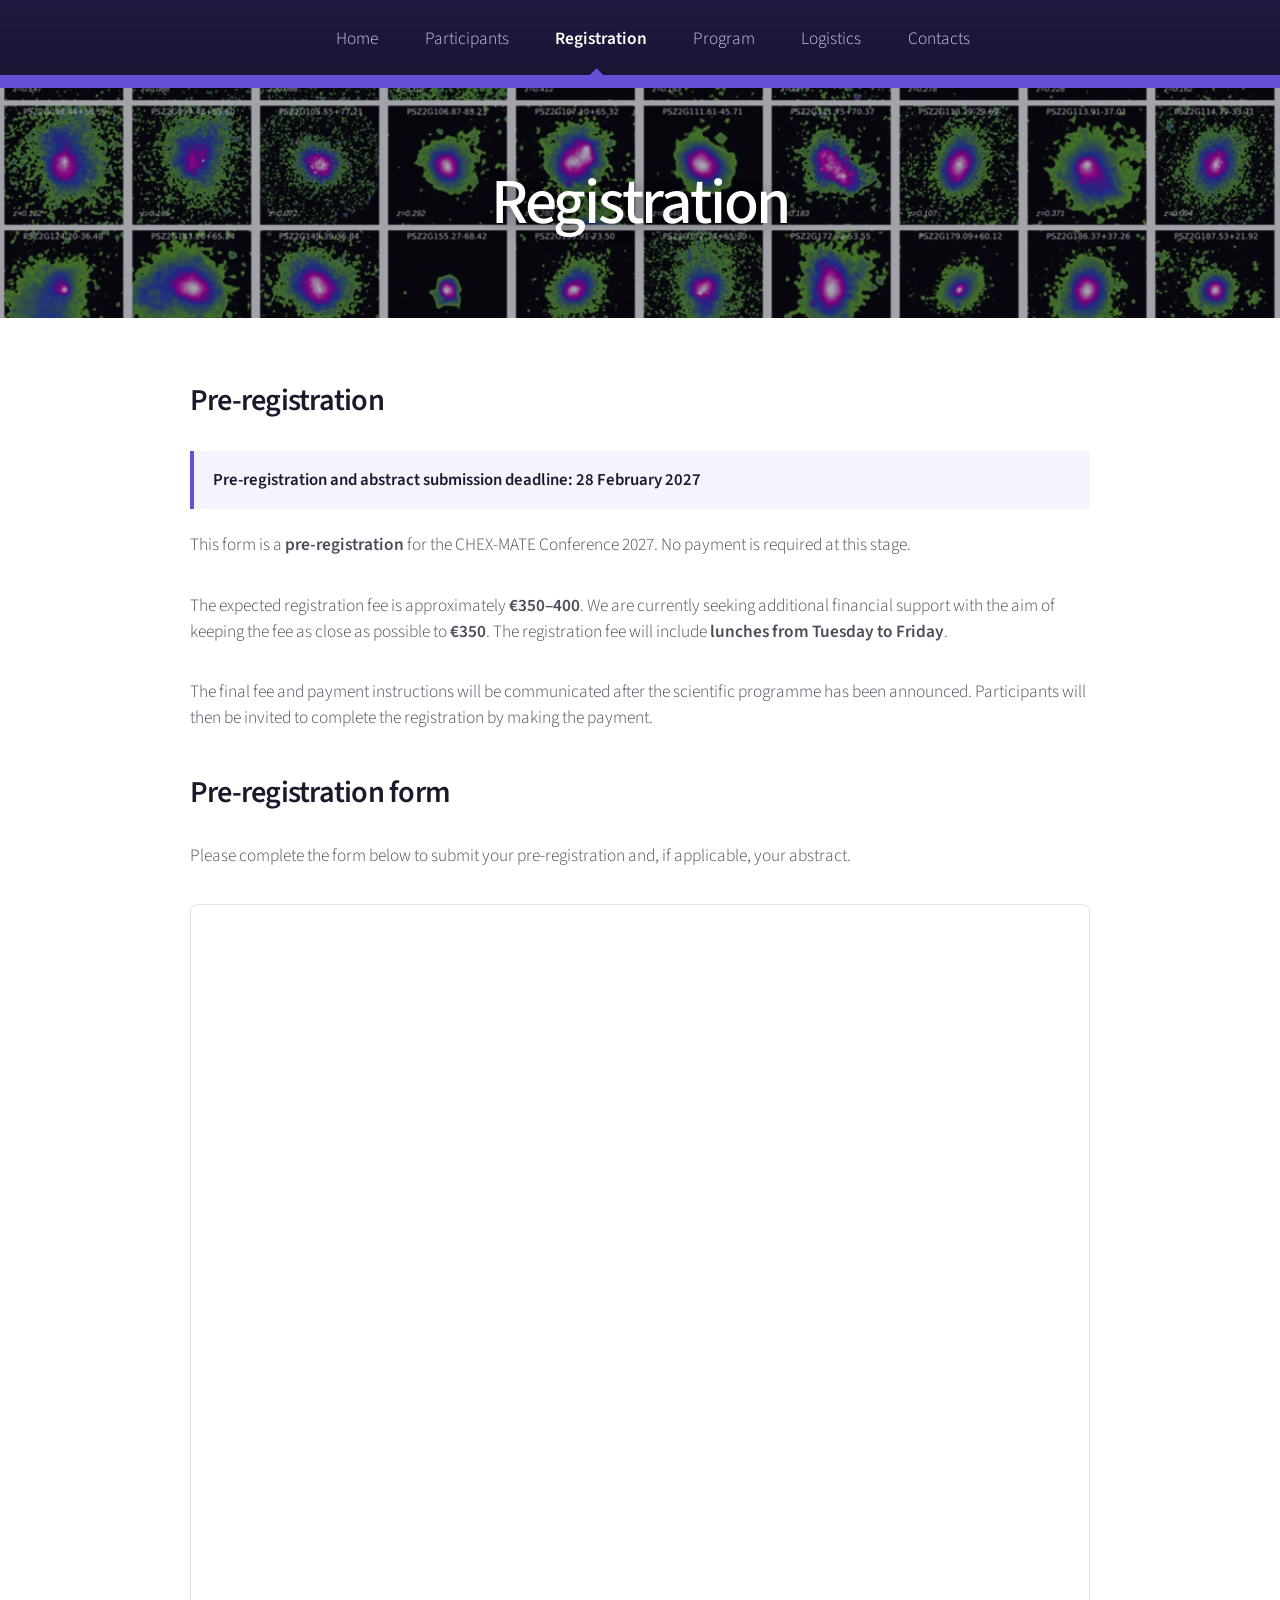
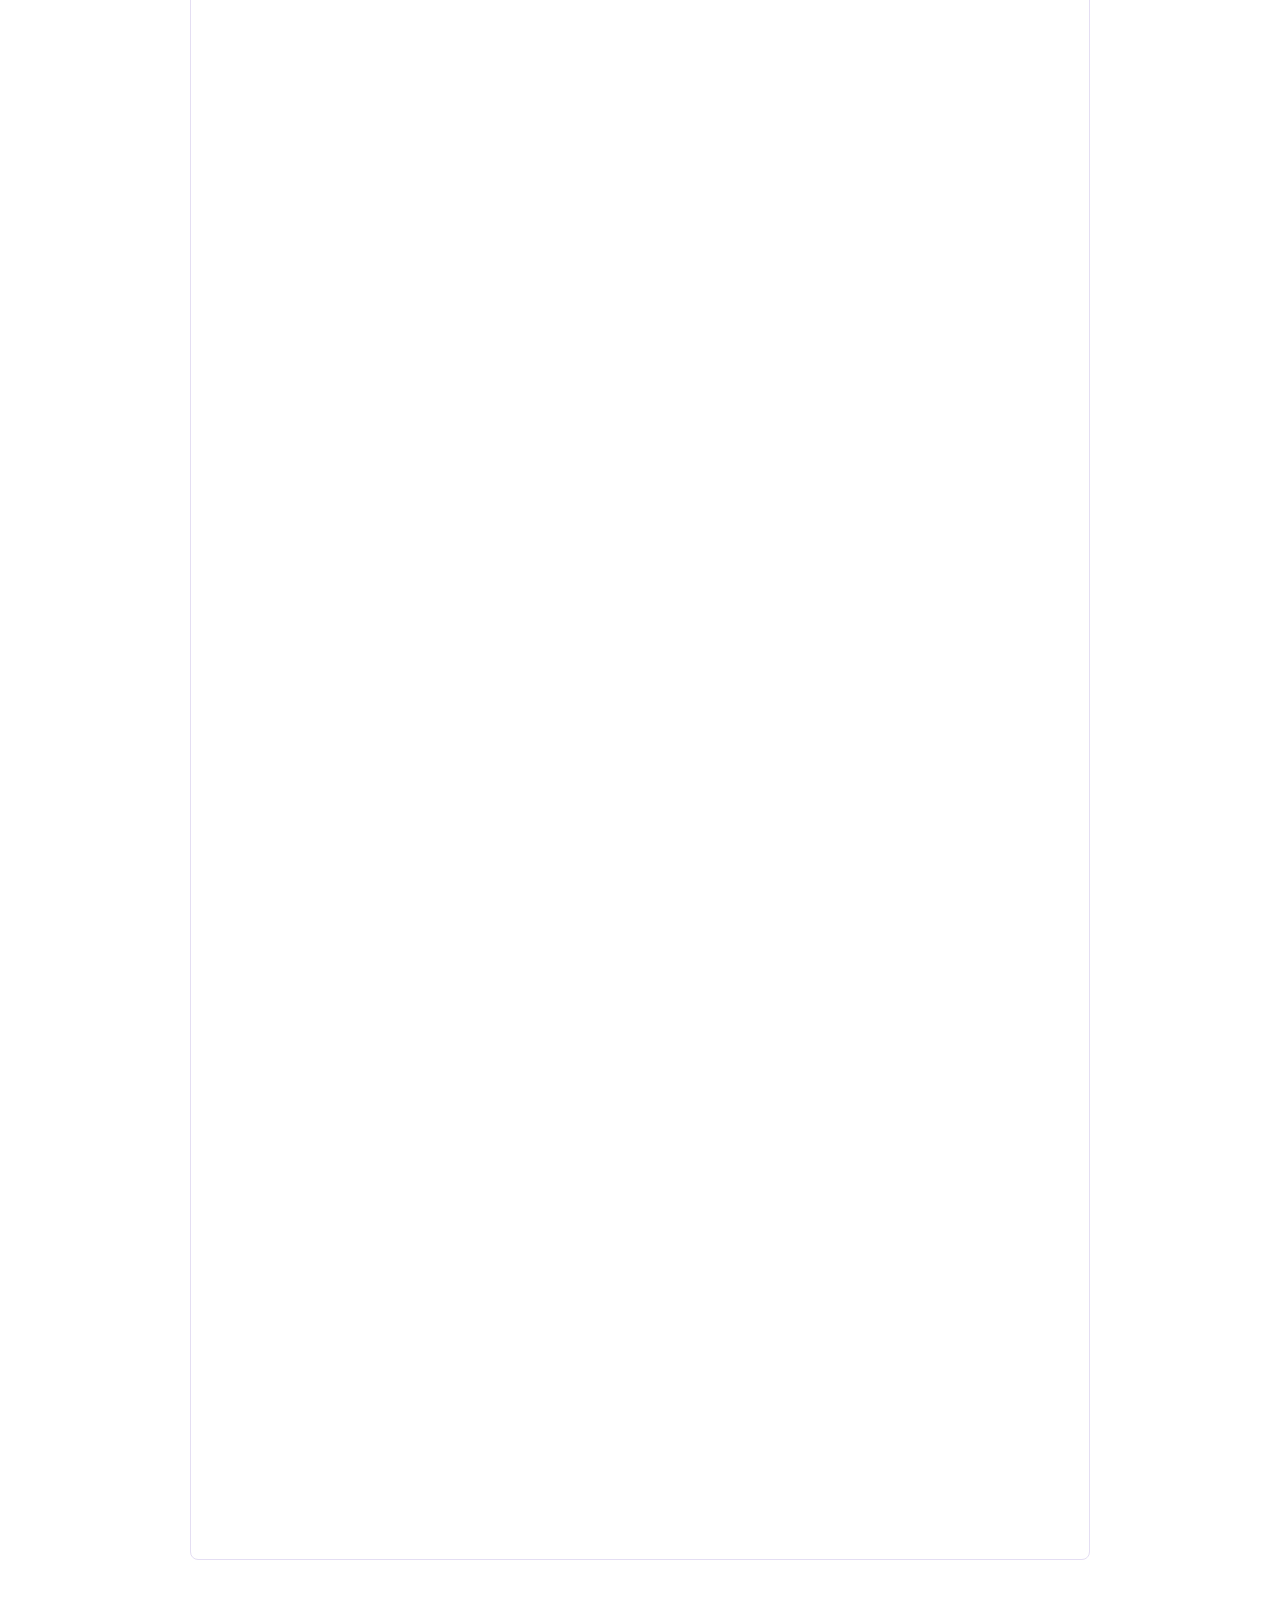
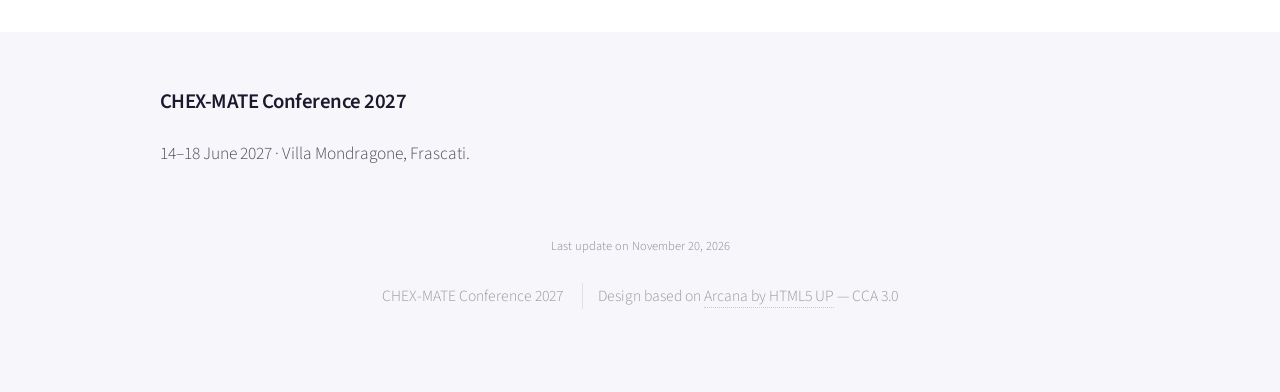
<file: registration.html>
<!DOCTYPE HTML>
<!-- CHEX-MATE Conference 2027. Arcana by HTML5 UP: html5up.net/license (CCA 3.0). -->
<html lang="en">
	<head>
		<title>Registration — CHEX-MATE Conference 2027</title>
		<meta charset="utf-8" />
		<meta name="viewport" content="width=device-width, initial-scale=1, user-scalable=no" />
		<meta name="description" content="Registration information preview for CHEX-MATE Conference 2027." />
		<link rel="stylesheet" href="assets/css/main.css" />
		<link rel="stylesheet" href="assets/css/chexmate.css" />
	</head>
	<body class="is-preload">
		<div id="page-wrapper">
			<div id="header">
				<nav id="nav">
					<ul>
						<li><a href="index.html">Home</a></li>
						<li><a href="participants.html">Participants</a></li>
						<li class="current"><a href="registration.html">Registration</a></li>
						<li>
							<a href="scientific_program.html">Program</a>
							<ul>
								<li><a href="scientific_program.html">Scientific Program</a></li>
								<li><a href="invited_talks.html">Invited Talks</a></li>
								<li><a href="posters.html">List of Posters</a></li>
								<li><a href="social_dinner.html">Social Dinner</a></li>
							</ul>
						</li>
						<li>
							<a href="travel.html">Logistics</a>
							<ul>
								<li><a href="travel.html">How to get there</a></li>
								<li><a href="accommodation.html">Where to stay</a></li>
							</ul>
						</li>
						<li><a href="contacts.html">Contacts</a></li>
					</ul>
				</nav>
			</div>
			<section class="subpage-hero">
				<div class="container narrow-content">
					<h1>Registration</h1>
				</div>
			</section>

			<section class="wrapper style1 minimal-page registration-form-page">
				<div class="container form-container">
					<h2>Pre-registration</h2>
					<div class="deadline-callout"><strong>Pre-registration and abstract submission deadline: 28 February 2027</strong></div>
					<p>This form is a <strong>pre-registration</strong> for the CHEX-MATE Conference 2027. No payment is required at this stage.</p>
					<p>The expected registration fee is approximately <strong>€350–400</strong>. We are currently seeking additional financial support with the aim of keeping the fee as close as possible to <strong>€350</strong>. The registration fee will include <strong>lunches from Tuesday to Friday</strong>.</p>
					<p>The final fee and payment instructions will be communicated after the scientific programme has been announced. Participants will then be invited to complete the registration by making the payment.</p>
					<h2>Pre-registration form</h2>
					<p>Please complete the form below to submit your pre-registration and, if applicable, your abstract.</p>
					<div class="google-form-wrap">
						<iframe src="https://docs.google.com/forms/d/e/1FAIpQLSd2nYr_J_XjFrPGxEXZ6PeUcyhkNEDQYU0BBh_BlVYPOlFfZA/viewform?embedded=true" width="640" height="2254" frameborder="0" marginheight="0" marginwidth="0" title="CHEX-MATE Conference 2027 registration form">Loading…</iframe>
					</div>
				</div>
			</section>

			<div id="footer" class="chex-footer compact-footer">
				<div class="container">
					<div class="row">
						<section class="col-12">
							<h3>CHEX-MATE Conference 2027</h3>
							<p>14–18 June 2027 · Villa Mondragone, Frascati.</p>
						</section>
					</div>
				</div>
				<div class="last-update">Last update on November 20, 2026</div>
				<div class="copyright">
					<ul class="menu">
						<li>CHEX-MATE Conference 2027</li>
						<li>Design based on <a href="https://html5up.net/arcana">Arcana by HTML5 UP</a> — CCA 3.0</li>
					</ul>
				</div>
			</div>
		</div>
		<script src="assets/js/jquery.min.js"></script>
		<script src="assets/js/jquery.dropotron.min.js"></script>
		<script src="assets/js/browser.min.js"></script>
		<script src="assets/js/breakpoints.min.js"></script>
		<script src="assets/js/util.js"></script>
		<script src="assets/js/main.js"></script>
	</body>
</html>
</file>
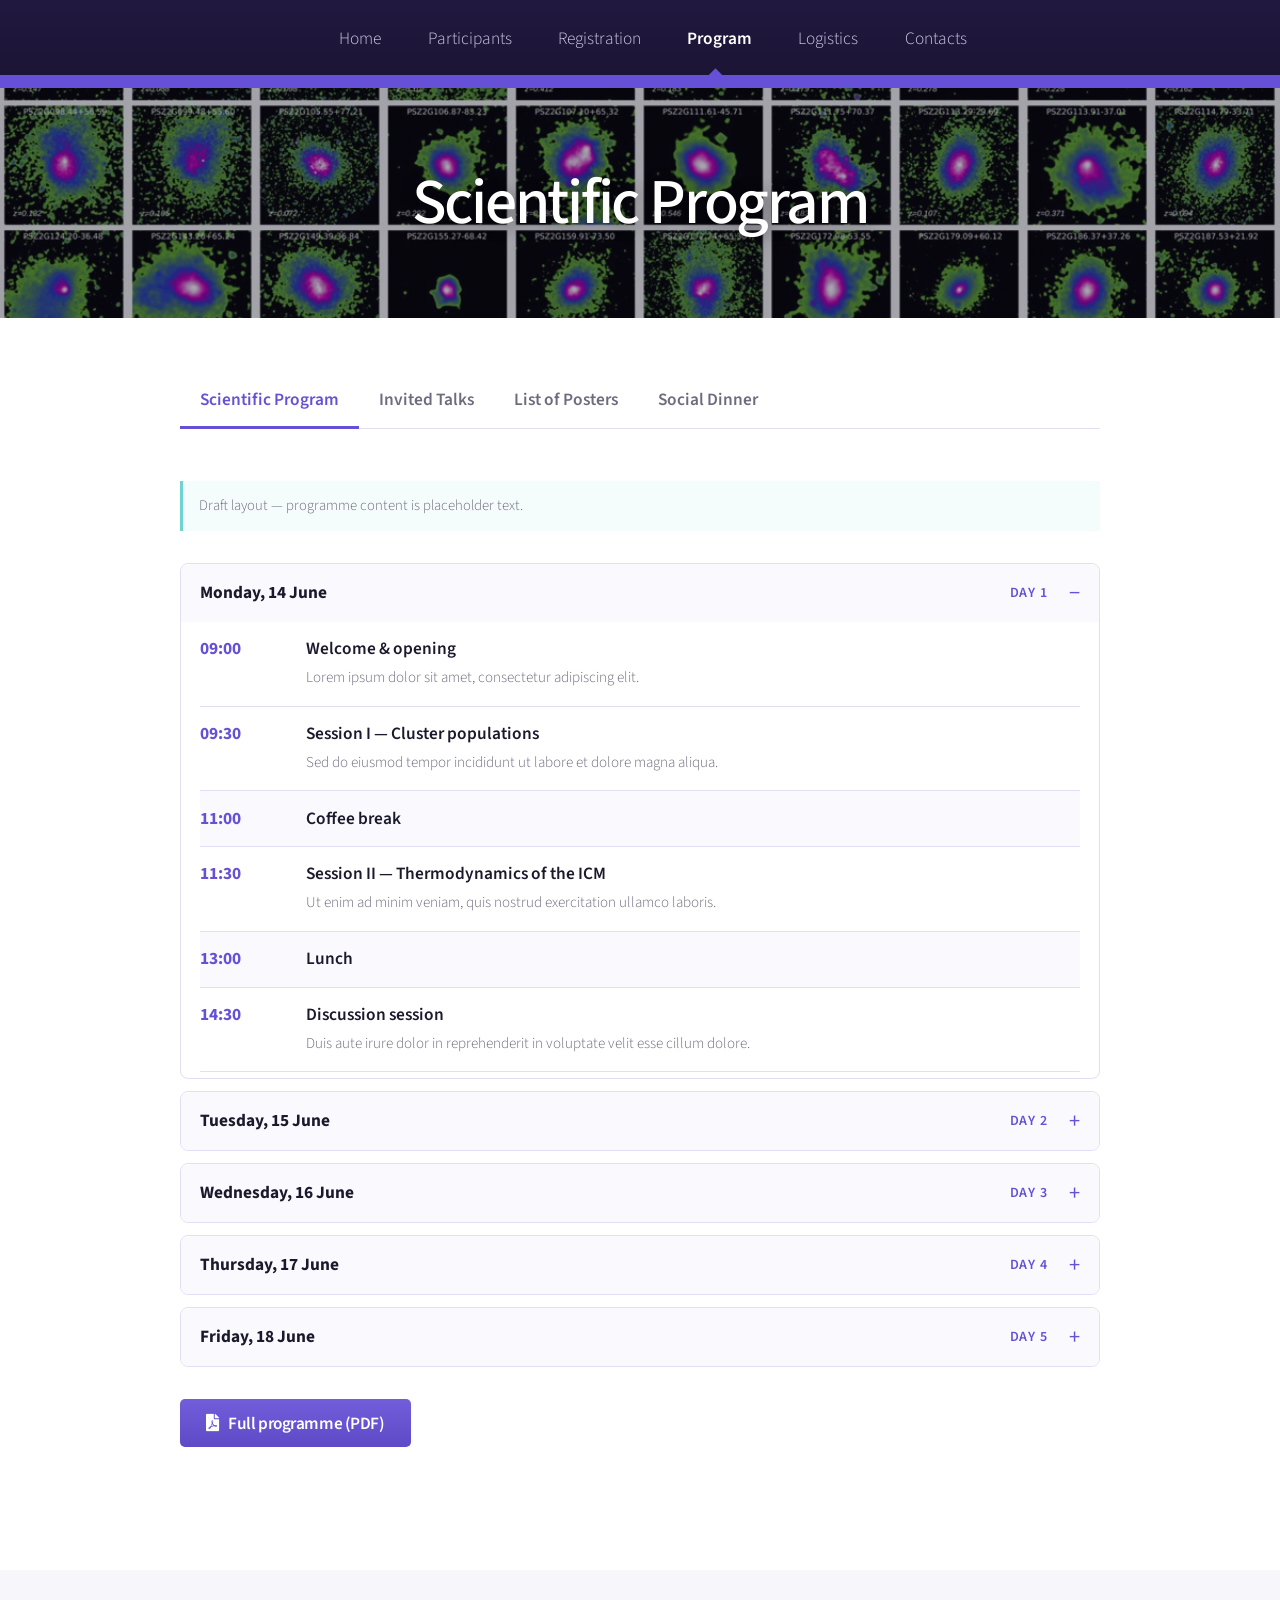
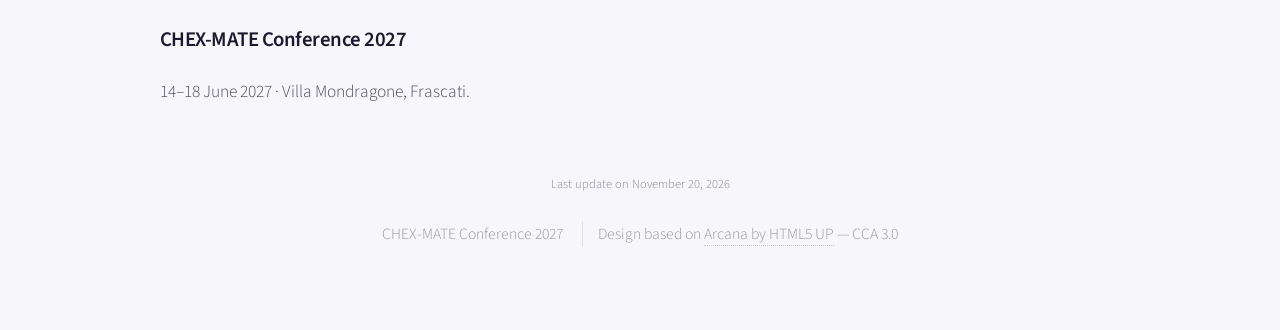
<file: scientific_program.html>
<!DOCTYPE HTML>
<!--
	CHEX-MATE Conference website based on Arcana by HTML5 UP
	html5up.net | @ajlkn
	Free for personal and commercial use under the CCA 3.0 license (html5up.net/license)
-->
<html lang="en">
	<head>
		<title>Scientific Program — CHEX-MATE Conference 2027</title>
		<meta charset="utf-8" />
		<meta name="viewport" content="width=device-width, initial-scale=1, user-scalable=no" />
		<meta name="description" content="Scientific programme for the CHEX-MATE Conference 2027." />
		<link rel="stylesheet" href="assets/css/main.css" />
		<link rel="stylesheet" href="assets/css/chexmate.css" />
	</head>
	<body class="is-preload">
		<div id="page-wrapper">
			<div id="header">
<nav id="nav">
					<ul>
						<li><a href="index.html">Home</a></li>
						<li><a href="participants.html">Participants</a></li>
						<li><a href="registration.html">Registration</a></li>
						<li class="current">
							<a href="scientific_program.html">Program</a>
							<ul>
								<li><a href="scientific_program.html">Scientific Program</a></li>
								<li><a href="invited_talks.html">Invited Talks</a></li>
								<li><a href="posters.html">List of Posters</a></li>
								<li><a href="social_dinner.html">Social Dinner</a></li>
							</ul>
						</li>
						<li>
							<a href="travel.html">Logistics</a>
							<ul>
								<li><a href="travel.html">How to get there</a></li>
								<li><a href="accommodation.html">Where to stay</a></li>
							</ul>
						</li>
						<li><a href="contacts.html">Contacts</a></li>
					</ul>
				</nav>
			</div>

			<section class="subpage-hero">
				<div class="container narrow-content">
					<h1>Scientific Program</h1>
				</div>
			</section>

			<section class="wrapper style1 minimal-page">
				<div class="container narrow-content">
					<nav class="content-tabs" aria-label="Programme sections">
						<a class="active" href="scientific_program.html">Scientific Program</a>
						<a href="invited_talks.html">Invited Talks</a>
						<a href="posters.html">List of Posters</a>
						<a href="social_dinner.html">Social Dinner</a>
					</nav>
					<div class="simple-program-block">
						<div class="placeholder-note">Draft layout — programme content is placeholder text.</div>

						<div class="program-accordion">
							<details open><summary><span>Monday, 14 June</span><strong>Day 1</strong></summary><div class="accordion-content">
								<div class="program-row"><time>09:00</time><div><strong>Welcome &amp; opening</strong><span>Lorem ipsum dolor sit amet, consectetur adipiscing elit.</span></div></div>
								<div class="program-row"><time>09:30</time><div><strong>Session I — Cluster populations</strong><span>Sed do eiusmod tempor incididunt ut labore et dolore magna aliqua.</span></div></div>
								<div class="program-row break-row"><time>11:00</time><div><strong>Coffee break</strong></div></div>
								<div class="program-row"><time>11:30</time><div><strong>Session II — Thermodynamics of the ICM</strong><span>Ut enim ad minim veniam, quis nostrud exercitation ullamco laboris.</span></div></div>
								<div class="program-row break-row"><time>13:00</time><div><strong>Lunch</strong></div></div>
								<div class="program-row"><time>14:30</time><div><strong>Discussion session</strong><span>Duis aute irure dolor in reprehenderit in voluptate velit esse cillum dolore.</span></div></div>
							</div></details>
							<details><summary><span>Tuesday, 15 June</span><strong>Day 2</strong></summary><div class="accordion-content">
								<div class="program-row"><time>09:00</time><div><strong>Session III — Mass calibration</strong><span>Lorem ipsum dolor sit amet, consectetur adipiscing elit.</span></div></div>
								<div class="program-row break-row"><time>10:45</time><div><strong>Coffee break</strong></div></div>
								<div class="program-row"><time>11:15</time><div><strong>Session IV — Cosmology with clusters</strong><span>Excepteur sint occaecat cupidatat non proident.</span></div></div>
								<div class="program-row break-row"><time>13:00</time><div><strong>Lunch</strong></div></div>
								<div class="program-row"><time>14:30</time><div><strong>Poster session I</strong><span>Ut enim ad minima veniam, quis nostrum exercitationem ullam corporis.</span></div></div>
							</div></details>
							<details><summary><span>Wednesday, 16 June</span><strong>Day 3</strong></summary><div class="accordion-content">
								<div class="program-row"><time>09:00</time><div><strong>Session V — Cluster assembly &amp; mergers</strong><span>Quis autem vel eum iure reprehenderit qui in ea voluptate velit esse.</span></div></div>
								<div class="program-row break-row"><time>11:00</time><div><strong>Coffee break</strong></div></div>
								<div class="program-row"><time>11:30</time><div><strong>Session VI — Non-thermal phenomena</strong><span>Neque porro quisquam est qui dolorem ipsum quia dolor sit amet.</span></div></div>
								<div class="program-row break-row"><time>13:00</time><div><strong>Lunch</strong></div></div>
								<div class="program-row"><time>14:30</time><div><strong>Free afternoon / social activity</strong></div></div>
							</div></details>
							<details><summary><span>Thursday, 17 June</span><strong>Day 4</strong></summary><div class="accordion-content">
								<div class="program-row"><time>09:00</time><div><strong>Session VII — Multi-wavelength synergies</strong><span>Lorem ipsum dolor sit amet, consectetur adipiscing elit.</span></div></div>
								<div class="program-row break-row"><time>10:45</time><div><strong>Coffee break</strong></div></div>
								<div class="program-row"><time>11:15</time><div><strong>Session VIII — Simulations &amp; theory</strong><span>Sed ut perspiciatis unde omnis iste natus error sit voluptatem.</span></div></div>
								<div class="program-row break-row"><time>13:00</time><div><strong>Lunch</strong></div></div>
								<div class="program-row"><time>14:30</time><div><strong>Poster session II</strong><span>Nemo enim ipsam voluptatem quia voluptas sit aspernatur aut odit.</span></div></div>
							</div></details>
							<details><summary><span>Friday, 18 June</span><strong>Day 5</strong></summary><div class="accordion-content">
								<div class="program-row"><time>09:00</time><div><strong>Session IX — The future of cluster science</strong><span>Lorem ipsum dolor sit amet, consectetur adipiscing elit.</span></div></div>
								<div class="program-row break-row"><time>10:45</time><div><strong>Coffee break</strong></div></div>
								<div class="program-row"><time>11:15</time><div><strong>From CHEX-MATE to NewAthena</strong><span>At vero eos et accusamus et iusto odio dignissimos ducimus.</span></div></div>
								<div class="program-row"><time>12:30</time><div><strong>Closing remarks</strong></div></div>
								<div class="program-row"><time>13:00</time><div><strong>End of conference</strong></div></div>
							</div></details>
						</div>

						<p class="document-download"><a class="button" href="full_program.pdf" target="_blank" rel="noopener noreferrer"><i class="icon solid fa-file-pdf"></i> Full programme (PDF)</a></p>
					</div>
				</div>
			</section>

			<div id="footer" class="chex-footer compact-footer">
				<div class="container">
					<div class="row">
						<section class="col-12">
							<h3>CHEX-MATE Conference 2027</h3>
							<p>14–18 June 2027 · Villa Mondragone, Frascati.</p>
						</section>
					</div>
				</div>
				<div class="last-update">Last update on November 20, 2026</div>
				<div class="copyright">
					<ul class="menu">
						<li>CHEX-MATE Conference 2027</li>
						<li>Design based on <a href="https://html5up.net/arcana">Arcana by HTML5 UP</a> — CCA 3.0</li>
					</ul>
				</div>
			</div>
		</div>

		<script src="assets/js/jquery.min.js"></script>
		<script src="assets/js/jquery.dropotron.min.js"></script>
		<script src="assets/js/browser.min.js"></script>
		<script src="assets/js/breakpoints.min.js"></script>
		<script src="assets/js/util.js"></script>
		<script src="assets/js/main.js"></script>
	</body>
</html>
</file>
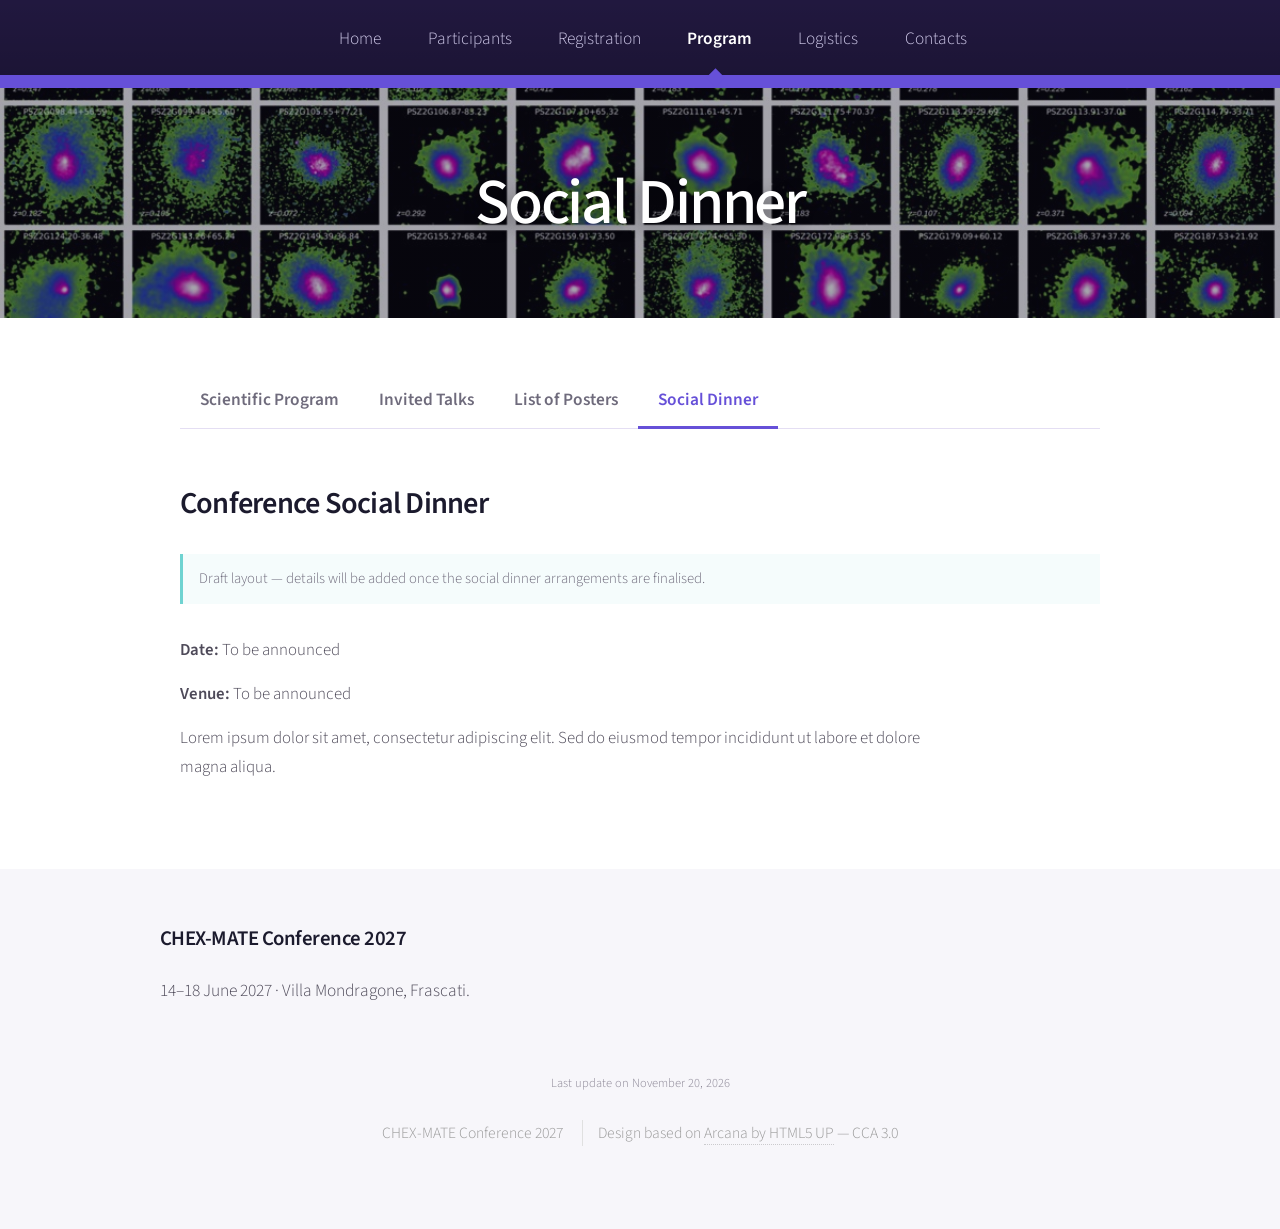
<file: social_dinner.html>
<!DOCTYPE HTML>
<!--
	CHEX-MATE Conference website based on Arcana by HTML5 UP
	html5up.net | @ajlkn
	Free for personal and commercial use under the CCA 3.0 license (html5up.net/license)
-->
<html lang="en">
	<head>
		<title>Social Dinner — CHEX-MATE Conference 2027</title>
		<meta charset="utf-8" />
		<meta name="viewport" content="width=device-width, initial-scale=1, user-scalable=no" />
		<meta name="description" content="Social dinner information for the CHEX-MATE Conference 2027." />
		<link rel="stylesheet" href="assets/css/main.css" />
		<link rel="stylesheet" href="assets/css/chexmate.css" />
	</head>
	<body class="is-preload">
		<div id="page-wrapper">
			<div id="header">
				<nav id="nav">
					<ul>
						<li><a href="index.html">Home</a></li>
						<li><a href="participants.html">Participants</a></li>
						<li><a href="registration.html">Registration</a></li>
						<li class="current">
							<a href="scientific_program.html">Program</a>
							<ul>
								<li><a href="scientific_program.html">Scientific Program</a></li>
								<li><a href="invited_talks.html">Invited Talks</a></li>
								<li><a href="posters.html">List of Posters</a></li>
								<li><a href="social_dinner.html">Social Dinner</a></li>
							</ul>
						</li>
						<li>
							<a href="travel.html">Logistics</a>
							<ul>
								<li><a href="travel.html">How to get there</a></li>
								<li><a href="accommodation.html">Where to stay</a></li>
							</ul>
						</li>
						<li><a href="contacts.html">Contacts</a></li>
					</ul>
				</nav>
			</div>

			<section class="subpage-hero">
				<div class="container narrow-content">
					<h1>Social Dinner</h1>
				</div>
			</section>

			<section class="wrapper style1 minimal-page">
				<div class="container narrow-content">
					<nav class="content-tabs" aria-label="Programme sections">
						<a href="scientific_program.html">Scientific Program</a>
						<a href="invited_talks.html">Invited Talks</a>
						<a href="posters.html">List of Posters</a>
						<a class="active" href="social_dinner.html">Social Dinner</a>
					</nav>

					<h2>Conference Social Dinner</h2>
					<div class="placeholder-note">Draft layout — details will be added once the social dinner arrangements are finalised.</div>

					<div class="social-dinner-info">
						<p><strong>Date:</strong> To be announced</p>
						<p><strong>Venue:</strong> To be announced</p>
						<p>Lorem ipsum dolor sit amet, consectetur adipiscing elit. Sed do eiusmod tempor incididunt ut labore et dolore magna aliqua.</p>
					</div>
				</div>
			</section>

			<div id="footer" class="chex-footer compact-footer">
				<div class="container">
					<div class="row">
						<section class="col-12">
							<h3>CHEX-MATE Conference 2027</h3>
							<p>14–18 June 2027 · Villa Mondragone, Frascati.</p>
						</section>
					</div>
				</div>
				<div class="last-update">Last update on November 20, 2026</div>
				<div class="copyright">
					<ul class="menu">
						<li>CHEX-MATE Conference 2027</li>
						<li>Design based on <a href="https://html5up.net/arcana">Arcana by HTML5 UP</a> — CCA 3.0</li>
					</ul>
				</div>
			</div>
		</div>

		<script src="assets/js/jquery.min.js"></script>
		<script src="assets/js/jquery.dropotron.min.js"></script>
		<script src="assets/js/browser.min.js"></script>
		<script src="assets/js/breakpoints.min.js"></script>
		<script src="assets/js/util.js"></script>
		<script src="assets/js/main.js"></script>
	</body>
</html>
</file>
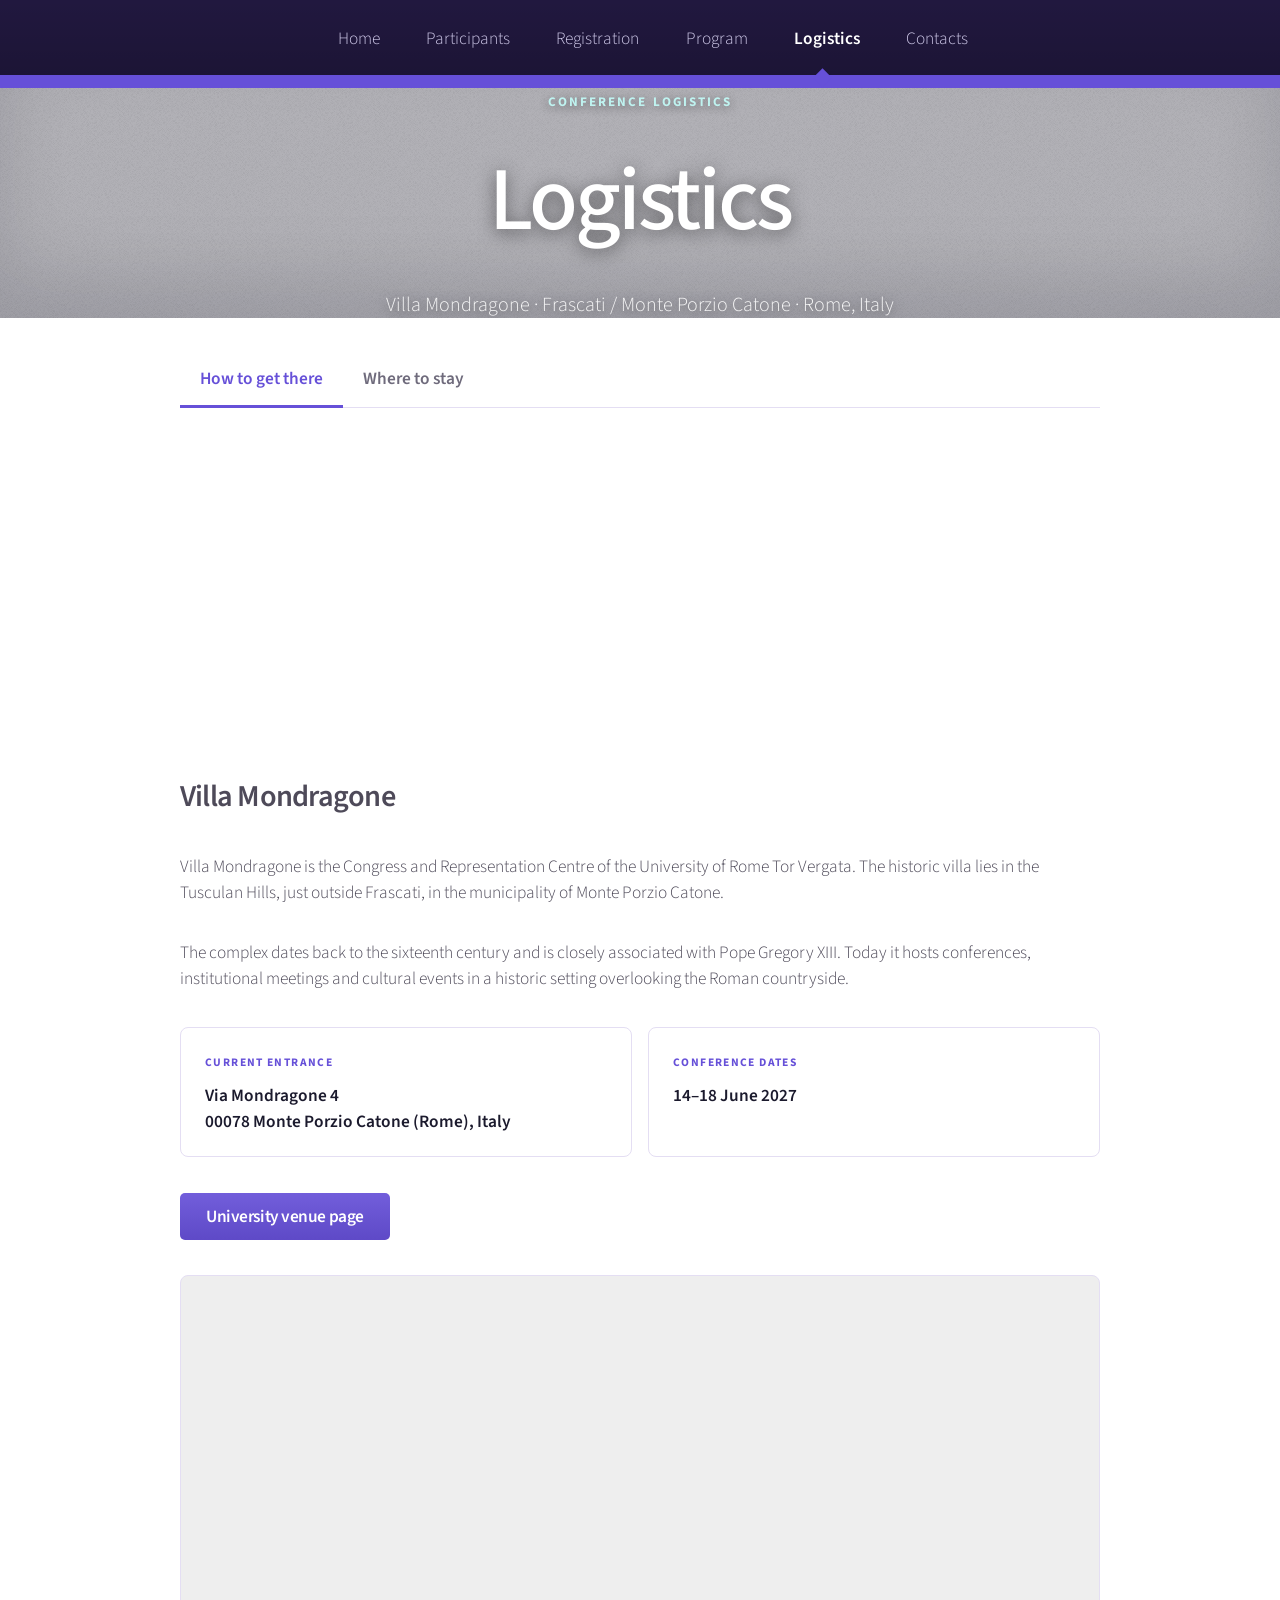
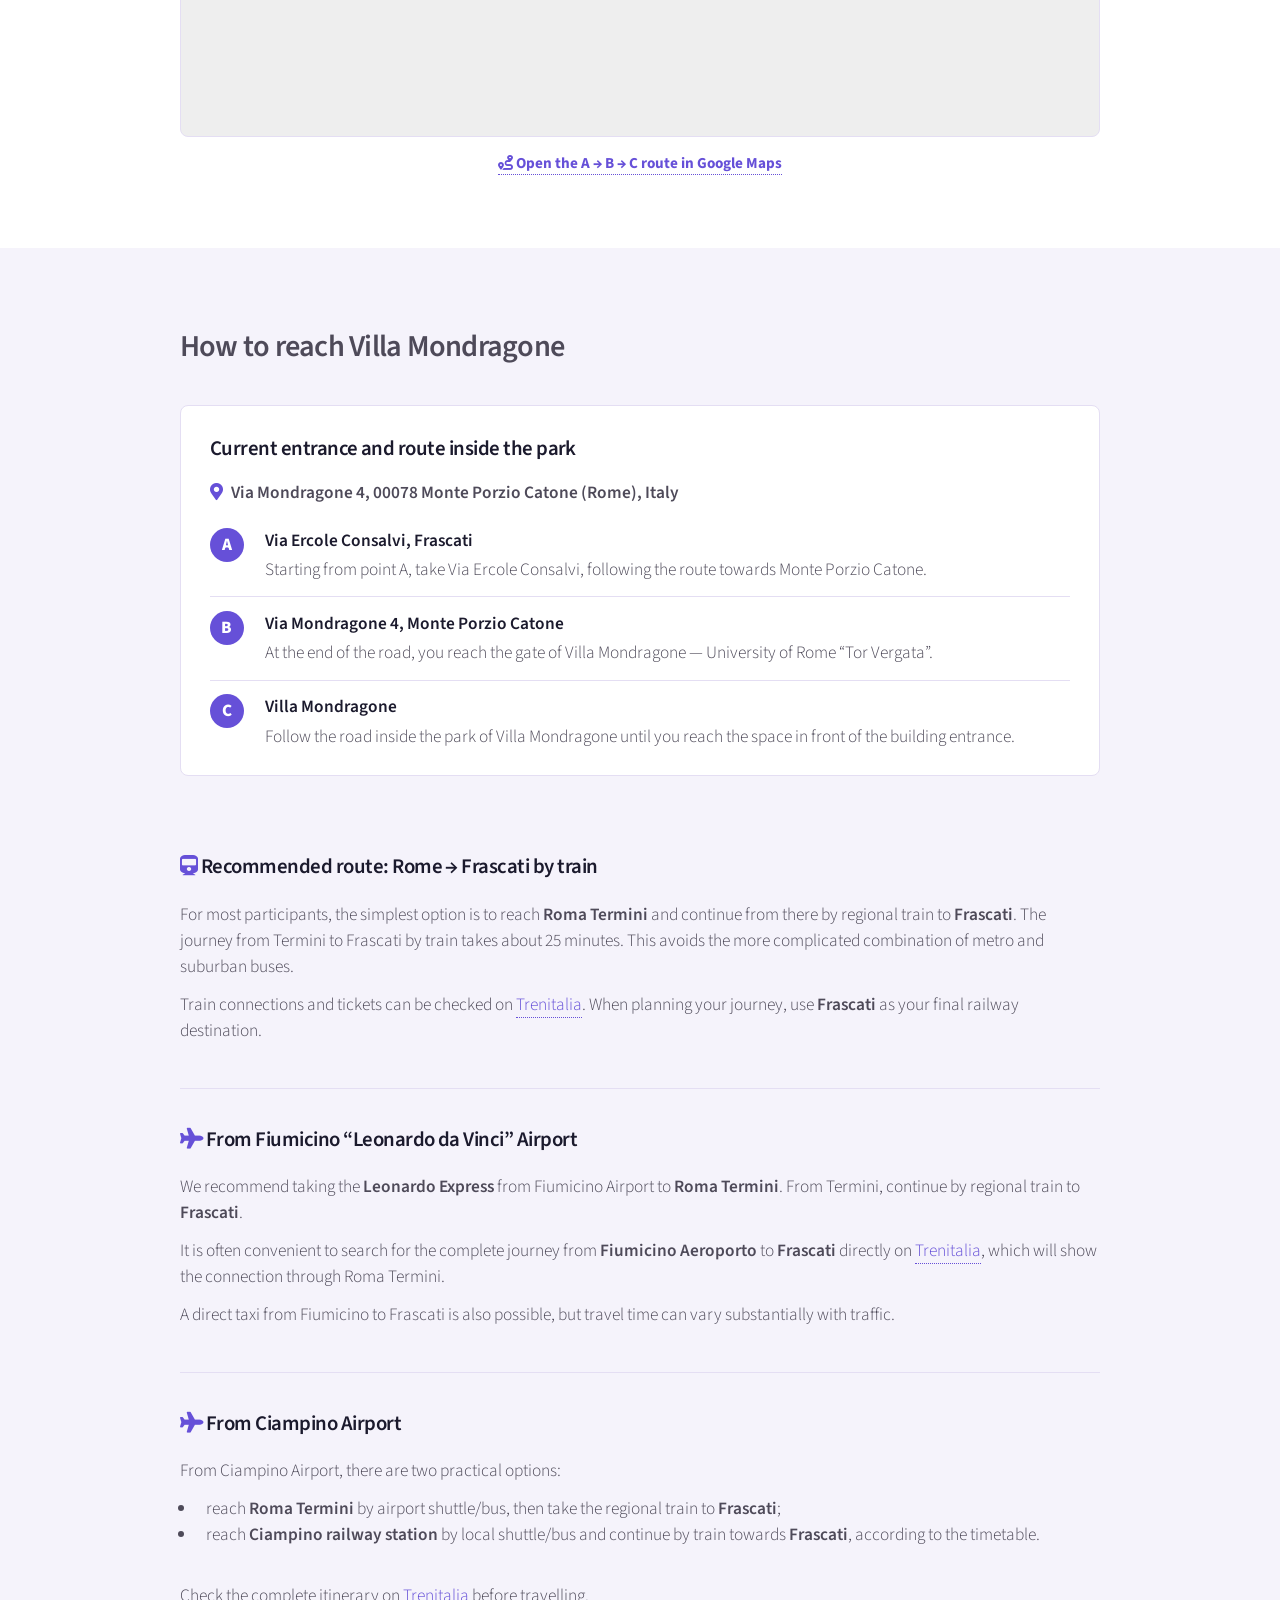
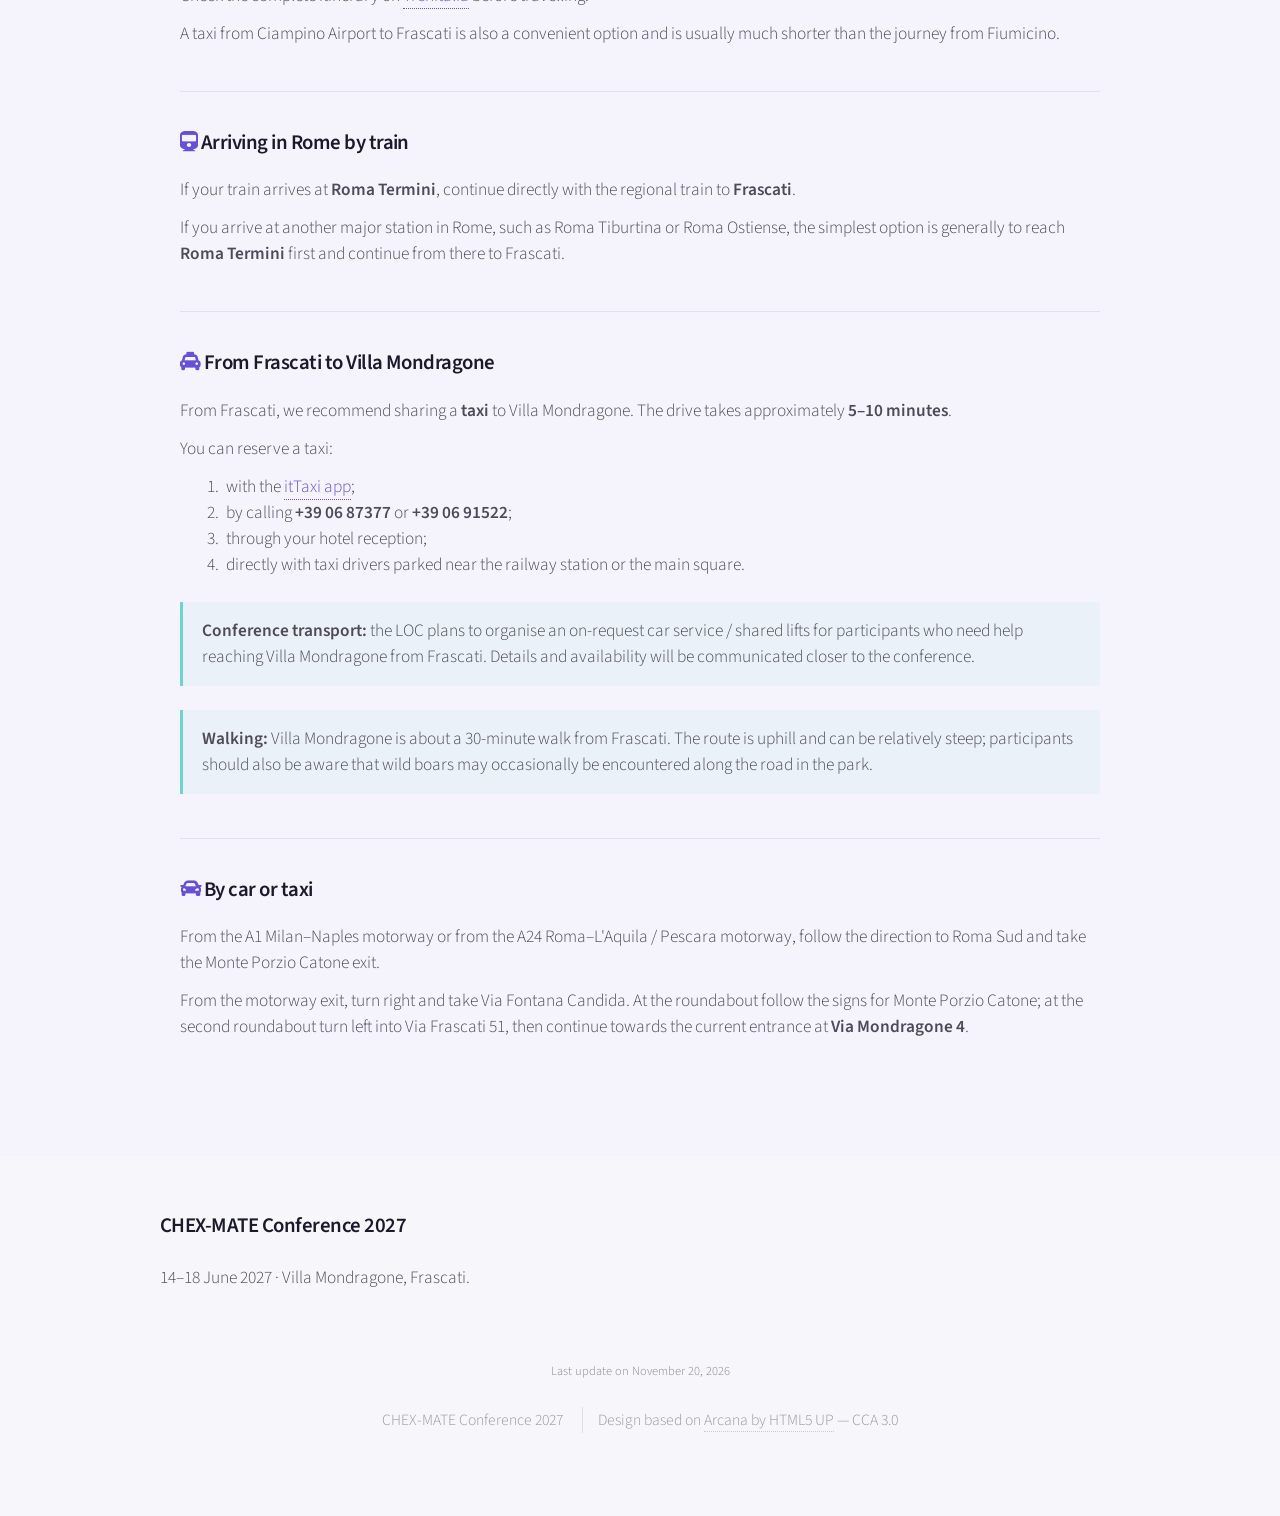
<file: travel.html>
<!DOCTYPE HTML>
<html lang="en">
	<head>
		<title>How to get there — CHEX-MATE Conference 2027</title>
		<meta charset="utf-8" />
		<meta name="viewport" content="width=device-width, initial-scale=1, user-scalable=no" />
		<meta name="description" content="Logistics information for the CHEX-MATE Conference 2027 at Villa Mondragone." />
		<link rel="stylesheet" href="assets/css/main.css" />
		<link rel="stylesheet" href="assets/css/chexmate.css" />
	</head>
	<body class="is-preload">
		<div id="page-wrapper">
			<div id="header">
				<nav id="nav">
					<ul>
						<li><a href="index.html">Home</a></li>
						<li><a href="participants.html">Participants</a></li>
						<li><a href="registration.html">Registration</a></li>
						<li>
							<a href="scientific_program.html">Program</a>
							<ul>
								<li><a href="scientific_program.html">Scientific Program</a></li>
								<li><a href="invited_talks.html">Invited Talks</a></li>
								<li><a href="posters.html">List of Posters</a></li>
								<li><a href="social_dinner.html">Social Dinner</a></li>
							</ul>
						</li>
						<li class="current">
							<a href="travel.html">Logistics</a>
							<ul>
								<li><a href="travel.html">How to get there</a></li>
								<li><a href="accommodation.html">Where to stay</a></li>
							</ul>
						</li>
						<li><a href="contacts.html">Contacts</a></li>
					</ul>
				</nav>
			</div>
			<section class="venue-hero">
				<div class="container narrow-content">
					<p class="page-kicker">Conference logistics</p>
					<h1>Logistics</h1>
					<p class="venue-subtitle">Villa Mondragone · Frascati / Monte Porzio Catone · Rome, Italy</p>
				</div>
			</section>
			<section class="wrapper style1 minimal-page logistics-tabs-section">
				<div class="container narrow-content">
					<nav class="content-tabs" aria-label="Logistics sections">
						<a class="active" href="travel.html">How to get there</a>
						<a href="accommodation.html">Where to stay</a>
					</nav>
				</div>
			</section>
			<section class="wrapper style1 simple-section">
				<div class="container narrow-content">
					<h2>Villa Mondragone</h2>
					<p>Villa Mondragone is the Congress and Representation Centre of the University of Rome Tor Vergata. The historic villa lies in the Tusculan Hills, just outside Frascati, in the municipality of Monte Porzio Catone.</p>
					<p>The complex dates back to the sixteenth century and is closely associated with Pope Gregory XIII. Today it hosts conferences, institutional meetings and cultural events in a historic setting overlooking the Roman countryside.</p>

					<div class="venue-facts">
						<div><span>Current entrance</span><strong>Via Mondragone 4<br />00078 Monte Porzio Catone (Rome), Italy</strong></div>
						<div><span>Conference dates</span><strong>14–18 June 2027</strong></div>
					</div>

					<p><a class="button" href="https://web.uniroma2.it/en/percorso/campus_life/sezione/villa_mondragone_congress___event_center" target="_blank" rel="noopener noreferrer">University venue page</a></p>

					<div class="map-embed route-map">
						<iframe src="https://www.google.com/maps?output=embed&amp;saddr=Via+Ercole+Consalvi,+Frascati,+RM,+Italy&amp;daddr=Via+Mondragone+4,+00078+Monte+Porzio+Catone,+RM,+Italy+to:Villa+Mondragone,+Monte+Porzio+Catone,+RM,+Italy" width="100%" height="460" style="border:0;" allowfullscreen="" loading="lazy" referrerpolicy="no-referrer-when-downgrade" title="Route from Frascati to Villa Mondragone via the current entrance"></iframe>
					</div>
					<p class="map-route-link"><a href="https://www.google.com/maps/dir/?api=1&amp;origin=Via+Ercole+Consalvi,+Frascati,+RM,+Italy&amp;destination=Villa+Mondragone,+Monte+Porzio+Catone,+RM,+Italy&amp;waypoints=Via+Mondragone+4,+00078+Monte+Porzio+Catone,+RM,+Italy&amp;travelmode=driving" target="_blank" rel="noopener noreferrer"><i class="icon solid fa-route"></i> Open the A → B → C route in Google Maps</a></p>
				</div>
			</section>

<section class="wrapper style2 simple-section" id="travel">
				<div class="container narrow-content">
					<h2>How to reach Villa Mondragone</h2>

					<div class="route-box">
						<h3>Current entrance and route inside the park</h3>
						<p class="route-address"><i class="icon solid fa-map-marker-alt"></i> <strong>Via Mondragone 4, 00078 Monte Porzio Catone (Rome), Italy</strong></p>
						<div class="route-steps">
							<div><span class="route-letter">A</span><div><strong>Via Ercole Consalvi, Frascati</strong><p>Starting from point A, take Via Ercole Consalvi, following the route towards Monte Porzio Catone.</p></div></div>
							<div><span class="route-letter">B</span><div><strong>Via Mondragone 4, Monte Porzio Catone</strong><p>At the end of the road, you reach the gate of Villa Mondragone — University of Rome “Tor Vergata”.</p></div></div>
							<div><span class="route-letter">C</span><div><strong>Villa Mondragone</strong><p>Follow the road inside the park of Villa Mondragone until you reach the space in front of the building entrance.</p></div></div>
						</div>
					</div>

					<div class="travel-groups">
						<section class="travel-group">
							<h3><i class="icon solid fa-train"></i> Recommended route: Rome → Frascati by train</h3>
							<p>For most participants, the simplest option is to reach <strong>Roma Termini</strong> and continue from there by regional train to <strong>Frascati</strong>. The journey from Termini to Frascati by train takes about 25 minutes. This avoids the more complicated combination of metro and suburban buses.</p>
							<p>Train connections and tickets can be checked on <a href="https://www.trenitalia.com/en.html" target="_blank" rel="noopener noreferrer">Trenitalia</a>. When planning your journey, use <strong>Frascati</strong> as your final railway destination.</p>
						</section>

						<section class="travel-group">
							<h3><i class="icon solid fa-plane"></i> From Fiumicino “Leonardo da Vinci” Airport</h3>
							<p>We recommend taking the <strong>Leonardo Express</strong> from Fiumicino Airport to <strong>Roma Termini</strong>. From Termini, continue by regional train to <strong>Frascati</strong>.</p>
							<p>It is often convenient to search for the complete journey from <strong>Fiumicino Aeroporto</strong> to <strong>Frascati</strong> directly on <a href="https://www.trenitalia.com/en.html" target="_blank" rel="noopener noreferrer">Trenitalia</a>, which will show the connection through Roma Termini.</p>
							<p>A direct taxi from Fiumicino to Frascati is also possible, but travel time can vary substantially with traffic.</p>
						</section>

						<section class="travel-group">
							<h3><i class="icon solid fa-plane"></i> From Ciampino Airport</h3>
							<p>From Ciampino Airport, there are two practical options:</p>
							<ul>
								<li>reach <strong>Roma Termini</strong> by airport shuttle/bus, then take the regional train to <strong>Frascati</strong>;</li>
								<li>reach <strong>Ciampino railway station</strong> by local shuttle/bus and continue by train towards <strong>Frascati</strong>, according to the timetable.</li>
							</ul>
							<p>Check the complete itinerary on <a href="https://www.trenitalia.com/en.html" target="_blank" rel="noopener noreferrer">Trenitalia</a> before travelling.</p>
							<p>A taxi from Ciampino Airport to Frascati is also a convenient option and is usually much shorter than the journey from Fiumicino.</p>
						</section>

						<section class="travel-group">
							<h3><i class="icon solid fa-train"></i> Arriving in Rome by train</h3>
							<p>If your train arrives at <strong>Roma Termini</strong>, continue directly with the regional train to <strong>Frascati</strong>.</p>
							<p>If you arrive at another major station in Rome, such as Roma Tiburtina or Roma Ostiense, the simplest option is generally to reach <strong>Roma Termini</strong> first and continue from there to Frascati.</p>
						</section>

						<section class="travel-group">
							<h3><i class="icon solid fa-taxi"></i> From Frascati to Villa Mondragone</h3>
							<p>From Frascati, we recommend sharing a <strong>taxi</strong> to Villa Mondragone. The drive takes approximately <strong>5–10 minutes</strong>.</p>
							<p>You can reserve a taxi:</p>
							<ol>
								<li>with the <a href="https://www.ittaxi.it/app" target="_blank" rel="noopener noreferrer">itTaxi app</a>;</li>
								<li>by calling <strong>+39 06 87377</strong> or <strong>+39 06 91522</strong>;</li>
								<li>through your hotel reception;</li>
								<li>directly with taxi drivers parked near the railway station or the main square.</li>
							</ol>
							<p class="travel-note"><strong>Conference transport:</strong> the LOC plans to organise an on-request car service / shared lifts for participants who need help reaching Villa Mondragone from Frascati. Details and availability will be communicated closer to the conference.</p>
							<p class="travel-note"><strong>Walking:</strong> Villa Mondragone is about a 30-minute walk from Frascati. The route is uphill and can be relatively steep; participants should also be aware that wild boars may occasionally be encountered along the road in the park.</p>
						</section>

						<section class="travel-group">
							<h3><i class="icon solid fa-car"></i> By car or taxi</h3>
							<p>From the A1 Milan–Naples motorway or from the A24 Roma–L'Aquila / Pescara motorway, follow the direction to Roma Sud and take the Monte Porzio Catone exit.</p>
							<p>From the motorway exit, turn right and take Via Fontana Candida. At the roundabout follow the signs for Monte Porzio Catone; at the second roundabout turn left into Via Frascati 51, then continue towards the current entrance at <strong>Via Mondragone 4</strong>.</p>
						</section>
					</div>
				</div>
			</section>
			<div id="footer" class="chex-footer compact-footer">
				<div class="container">
					<div class="row">
						<section class="col-12">
							<h3>CHEX-MATE Conference 2027</h3>
							<p>14–18 June 2027 · Villa Mondragone, Frascati.</p>
						</section>
					</div>
				</div>
				<div class="last-update">Last update on November 20, 2026</div>
				<div class="copyright">
					<ul class="menu">
						<li>CHEX-MATE Conference 2027</li>
						<li>Design based on <a href="https://html5up.net/arcana">Arcana by HTML5 UP</a> — CCA 3.0</li>
					</ul>
				</div>
			</div>
		</div>
		<script src="assets/js/jquery.min.js"></script>
		<script src="assets/js/jquery.dropotron.min.js"></script>
		<script src="assets/js/browser.min.js"></script>
		<script src="assets/js/breakpoints.min.js"></script>
		<script src="assets/js/util.js"></script>
		<script src="assets/js/main.js"></script>
	</body>
</html>
</file>
<file: assets/css/chexmate.css>
/*
 * CHEX-MATE conference demo overrides
 * Keeps the original Arcana CSS untouched and changes only the visual layer.
 */

:root {
	--chex-ink: #1b1a2d;
	--chex-deep: #21183f;
	--chex-purple: #6650d8;
	--chex-violet: #8c6ae8;
	--chex-cyan: #6fd3d1;
	--chex-pale: #f5f3fb;
	--chex-line: #e4def3;
	--chex-muted: #6f6b7c;
}

html {
	scroll-behavior: smooth;
}

body {
	color: #4e4a59;
}

a {
	color: var(--chex-purple);
}

a:hover {
	color: var(--chex-violet);
}

#header {
	background-color: #fff;
}

#header h1 {
	padding-bottom: 0.15em;
}

#header h1 a {
	color: var(--chex-ink);
	font-size: 1.08em;
	letter-spacing: 0.015em;
}

#header h1 a em {
	color: var(--chex-purple);
	font-style: normal;
	font-weight: 500;
}

.site-kicker {
	display: block;
	margin-top: 0.2rem;
	font-size: 0.66em;
	font-weight: 400;
	letter-spacing: 0.11em;
	text-transform: uppercase;
	color: #8b8797;
}

#nav {
	background-color: var(--chex-deep);
	background-image: linear-gradient(to bottom, rgba(0,0,0,0), rgba(0,0,0,0.18));
}

#nav:after,
#nav > ul > li.current:before {
	background-color: var(--chex-purple);
	background-image: none;
}

#nav > ul > li a {
	color: #cec8e8;
}

#nav > ul > li:hover a,
#nav > ul > li.current a {
	color: #fff;
}

.button,
input[type="button"],
input[type="submit"],
input[type="reset"] {
	background-color: var(--chex-purple);
	background-image: linear-gradient(to bottom, rgba(255,255,255,0.08), rgba(0,0,0,0.08));
}

.button:hover,
input[type="button"]:hover,
input[type="submit"]:hover,
input[type="reset"]:hover {
	background-color: #7560de;
}

.button:active,
input[type="button"]:active,
input[type="submit"]:active,
input[type="reset"]:active {
	background-color: #5642c0;
}

.button.alt.ghost {
	background: transparent;
	box-shadow: inset 0 0 0 1px rgba(255,255,255,0.52);
	color: #fff !important;
}

.button.alt.ghost:hover {
	background: rgba(255,255,255,0.1);
}

#banner.chex-hero {
	position: relative;
	min-height: 0;
	display: block;


	padding: 2.25rem 1.5rem 5.5rem 1.5rem;
	background: linear-gradient(135deg, #121024 0%, #21183f 52%, #133842 100%);
	overflow: hidden;
}

#banner.chex-hero:before,
#banner.chex-hero:after {
	content: "";
	position: absolute;
	inset: 0;
	pointer-events: none;
}

#banner.chex-hero:before {
	inset: -2%;
	opacity: 0.88;
	background: url("../../images/hero-frosted-bg.jpg") center center / cover no-repeat;
	filter: blur(10px) brightness(0.55) saturate(0.9);
	transform: scale(1.06);
}

#banner.chex-hero:after {
	background: linear-gradient(180deg, rgba(9,8,23,0.26) 0%, rgba(15,12,34,0.42) 45%, rgba(12,11,26,0.62) 100%);
}

#banner.chex-hero .hero-inner {
	position: relative;
	z-index: 2;
	max-width: 1000px;
	text-align: center;
	color: #fff;
}

#banner.chex-hero h2 {
	margin: 0.1em 0 0.28em 0;
	font-size: clamp(2.7rem, 7vw, 5.6rem);
	line-height: 0.98;
	letter-spacing: -0.045em;
	color: #fff;
}

.eyebrow {
	margin: 0 0 0.7rem 0;
	font-size: 0.88rem;
	font-weight: 700;
	letter-spacing: 0.15em;
	text-transform: uppercase;
	color: #b7f0ee;
}


.conference-poster {
	display: inline-block;
	width: min(100%, 860px);
	margin: 0.3rem auto 1.1rem auto;
	padding: 0.7rem;
	border-radius: 12px;
	background: rgba(255,255,255,0.14);
	border: 1px solid rgba(255,255,255,0.15);
	box-shadow: 0 20px 50px rgba(0,0,0,0.22);
	backdrop-filter: blur(8px);
}

.conference-title-image {
	display: block;
	width: 100%;
	height: auto;
	max-height: none;
	object-fit: contain;
	margin: 0;
	border-radius: 2px;
}

.conference-meta a {
	color: #c9fbfa !important;
	font-weight: 700;
	text-decoration: none;
	border-bottom: 1px solid rgba(201,251,250,0.55);
}

.conference-meta a:hover {
	color: #ffffff !important;
	border-bottom-color: #ffffff;
}

.hero-lead {
	max-width: 780px;
	margin: 0 auto 1.45rem auto;
	max-width: 840px;
	font-size: 1.12rem;
	line-height: 1.6;
	color: #f3f1fa;
}

.conference-meta {
	display: block;

	gap: 0.75rem;
	flex-wrap: wrap;
	margin: 0 auto 1.65rem auto;
}

.conference-meta span {
	display: inline-flex;

	gap: 0.55rem;
	padding: 0.7rem 1rem;
	border: 1px solid rgba(255,255,255,0.22);
	border-radius: 999px;
	background: rgba(18,16,36,0.34);
	font-size: 0.95rem;
	font-weight: 500;
	color: #f8f7fb;
	box-shadow: 0 8px 26px rgba(0,0,0,0.12);
	backdrop-filter: blur(4px);
}

.conference-meta .icon {
	color: var(--chex-cyan);
}

.hero-actions {
	margin-bottom: 0;
}

.hero-actions li {
	margin: 0.15rem;
}

.draft-badge {
	position: absolute;
	top: 1.25rem;
	right: 1.25rem;
	z-index: 3;
	padding: 0.45rem 0.7rem;
	border: 1px solid rgba(255,255,255,0.25);
	border-radius: 4px;
	font-size: 0.68rem;
	font-weight: 700;
	letter-spacing: 0.12em;
	color: rgba(255,255,255,0.8);
	background: rgba(10,9,27,0.3);
}

.wrapper.style1 {
	background: #fff;
}

.wrapper.style2 {
	background-color: var(--chex-pale);
	background-image: none;
}

.wrapper.style3 {
	background-color: var(--chex-purple);
	background-image: linear-gradient(135deg, #5b47c9 0%, #7458dc 50%, #437d9a 100%);
}

header.major h2,
.box.highlight h3,
.theme-card h3,
.committee-panel h3,
#footer h3 {
	color: var(--chex-ink);
}

header.major p {
	color: var(--chex-muted);
}

.compact-major {
	margin-bottom: 3.2rem;
}

.box.highlight .icon.major {
	background-color: var(--chex-purple);
	background-image: linear-gradient(145deg, var(--chex-purple), #458fa2);
}

.box.highlight .icon.major:after {
	box-shadow: 0 0 0 7px white, 0 0 0 8px var(--chex-line);
}

.chex-statement {
	border-top: 1px solid var(--chex-line);
	border-bottom: 1px solid var(--chex-line);
}

.theme-card {
	min-height: 168px;
	padding: 1.8rem;
	border: 1px solid var(--chex-line);
	border-radius: 7px;
	background: linear-gradient(150deg, #fff 0%, #fbfaff 100%);
	box-shadow: 0 8px 28px rgba(52,39,89,0.05);
}

.theme-number {
	flex: 0 0 auto;
	display: block;


	width: 72px;
	height: 72px;
	margin-right: 1.4rem;
	border-radius: 50%;
	background: var(--chex-pale);
	border: 1px solid var(--chex-line);
	color: var(--chex-purple);
	font-weight: 800;
	font-size: 1.18rem;
}

.committees {
	border-top: 1px solid var(--chex-line);
}

.committee-row {
	align-items: stretch;
}

.committee-panel {
	height: 100%;
	padding: 2.1rem 2.2rem;
	border: 1px solid var(--chex-line);
	border-radius: 8px;
	background: #fff;
	box-shadow: 0 10px 30px rgba(52,39,89,0.05);
}

.loc-panel {
	background: linear-gradient(160deg, #21183f 0%, #32235e 100%);
	border-color: #392967;
	color: #e9e5f4;
}

.loc-panel h3 {
	color: #fff;
}

.committee-label {
	margin-bottom: 0.3rem;
	font-size: 0.73rem;
	font-weight: 700;
	letter-spacing: 0.14em;
	text-transform: uppercase;
	color: var(--chex-purple);
}

.loc-panel .committee-label {
	color: var(--chex-cyan);
}

.committee-panel h3 {
	font-size: 2.4rem;
	margin-bottom: 1.25rem;
}

.committee-list {
	list-style: none;
	padding: 0;
	margin: 0;
}

.committee-list li {
	padding: 0.75rem 0;
	border-top: 1px solid rgba(255,255,255,0.12);
}

.committee-list li:first-child {
	border-top: 0;
}

.committee-list strong,
.committee-list span {
	display: block;
}

.committee-list strong {
	color: #fff;
}

.committee-list span {
	margin-top: 0.12rem;
	font-size: 0.79rem;
	color: #bcb4d2;
}

.soc-grid {
	display: grid;
	grid-template-columns: repeat(2, minmax(0,1fr));
	gap: 0.6rem 1.2rem;
}

.soc-grid div {
	position: relative;
	padding: 0.68rem 0.75rem 0.68rem 1.2rem;
	border-bottom: 1px solid #eeeaf7;
	color: #514c60;
}

.soc-grid div:before {
	content: "";
	position: absolute;
	left: 0;
	top: 1.08rem;
	width: 6px;
	height: 6px;
	border-radius: 50%;
	background: var(--chex-cyan);
	box-shadow: 0 0 0 3px rgba(111,211,209,0.14);
}

.chex-cta header {

}

.chex-cta header h2 {
	margin-bottom: 0.2rem;
}

.chex-cta header p:not(.eyebrow) {
	margin: 0;
	color: rgba(255,255,255,0.85);
}

.chex-cta .eyebrow {
	margin-bottom: 0.35rem;
}

.chex-cta .button {
	background: #fff;
	color: var(--chex-purple) !important;
}

.chex-footer {
	background: #f7f6fa;
}

.chex-footer p {
	max-width: 700px;
}

.chex-footer .footer-links {
	padding-left: 3rem;
}

#footer a:hover {
	color: var(--chex-purple);
}

@media screen and (max-width: 840px) {
	.site-kicker {
		display: none;
	}

	#banner.chex-hero {
		min-height: 0;
		padding: 2rem 1rem 4.25rem 1rem;
	}

	#banner.chex-hero h2 {
		font-size: 3.15rem;
	}

	.hero-lead {
		font-size: 1.08rem;
	}
	.conference-poster {
		width: min(100%, 760px);
		padding: 0.45rem;
		margin-bottom: 0.95rem;
	}

	.conference-title-image {
		max-width: 100%;
		max-height: none;
	}


	.soc-grid {
		grid-template-columns: 1fr;
	}

	.chex-footer .footer-links {
		padding-left: 0;
	}
}

@media screen and (max-width: 480px) {
	#banner.chex-hero h2 {
		font-size: 2.55rem;
	}

	.hero-lead {
		font-size: 1rem;
	}

	.conference-meta {
		align-items: stretch;
		flex-direction: column;
	}

	.conference-meta span {
	
		font-size: 0.92rem;
	}

	.draft-badge {
		display: none;
	}

	.theme-card {
		padding: 1.35rem;
	}

	.theme-number {
		width: 58px;
		height: 58px;
		margin-right: 1rem;
	}

	.committee-panel {
		padding: 1.6rem 1.4rem;
	}
}




/* v5 hero reset */
#banner.chex-hero {
	position: relative;
	min-height: 0;
	padding: 2.25rem 1.5rem 3.5rem 1.5rem;
	background: linear-gradient(135deg, #141228 0%, #21183f 55%, #12333d 100%);
	overflow: hidden;
}

#banner.chex-hero:before,
#banner.chex-hero:after {
	content: "";
	position: absolute;
	inset: 0;
	pointer-events: none;
}

#banner.chex-hero:before {
	inset: -4%;
	background: url("../../images/hero-gallery-bg.jpg") center center / cover no-repeat;
	filter: blur(14px) brightness(0.35) saturate(0.9);
	transform: scale(1.08);
	opacity: 0.88;
}

#banner.chex-hero:after {
	background:
		linear-gradient(180deg, rgba(13,12,28,0.24) 0%, rgba(18,16,36,0.30) 52%, rgba(10,10,23,0.46) 100%),
		radial-gradient(circle at center, rgba(255,255,255,0.08) 0%, rgba(255,255,255,0.024) 42%, rgba(255,255,255,0.00) 70%);
}

#banner.chex-hero .hero-inner {
	position: relative;
	z-index: 2;
	max-width: 980px;
	margin: 0 auto;
	text-align: center;
	color: #fff;
}

#banner.chex-hero .eyebrow {
	margin: 0 0 0.75rem 0;
	font-size: 0.9rem;
	font-weight: 700;
	letter-spacing: 0.15em;
	text-transform: uppercase;
	color: #c7f1ef;
}

#banner.chex-hero .conference-poster {
	display: inline-block;
	width: min(100%, 900px);
	margin: 0 auto 1.25rem auto;
	padding: 0.75rem;
	border-radius: 14px;
	background: rgba(255,255,255,0.10);
	border: 1px solid rgba(255,255,255,0.16);
	box-shadow: 0 20px 48px rgba(0,0,0,0.28);
	backdrop-filter: blur(8px);
}

#banner.chex-hero .conference-title-image {
	display: block;
	width: 100%;
	height: auto;
	max-height: none;
	object-fit: contain;
	margin: 0;
	border-radius: 4px;
}

#banner.chex-hero .conference-meta {
	display: flex;
	justify-content: center;
	align-items: center;
	gap: 1rem;
	flex-wrap: wrap;
	margin: 0 auto;
}

#banner.chex-hero .conference-meta span {
	display: inline-flex;
	align-items: center;
	justify-content: center;
	gap: 0.7rem;
	padding: 1rem 1.45rem;
	border: 1px solid rgba(255,255,255,0.24);
	border-radius: 999px;
	background: rgba(17,15,34,0.46);
	font-size: 1.08rem;
	font-weight: 600;
	color: #ffffff;
	box-shadow: 0 10px 28px rgba(0,0,0,0.16);
	backdrop-filter: blur(5px);
}

#banner.chex-hero .conference-meta .icon {
	color: var(--chex-cyan);
	font-size: 1.05em;
}

#banner.chex-hero .conference-meta a {
	color: #d9ffff !important;
	font-weight: 700;
	text-decoration: none;
	border-bottom: 1px solid rgba(217,255,255,0.55);
}

#banner.chex-hero .conference-meta a:hover {
	color: #ffffff !important;
	border-bottom-color: #ffffff;
}

@media screen and (max-width: 840px) {
	#banner.chex-hero {
		padding: 2rem 1rem 3rem 1rem;
	}

	#banner.chex-hero .conference-poster {
		width: min(100%, 780px);
		padding: 0.55rem;
	}

	#banner.chex-hero .conference-meta span {
		font-size: 1rem;
		padding: 0.9rem 1.2rem;
	}
}

@media screen and (max-width: 480px) {
	#banner.chex-hero {
		padding: 1.5rem 0.75rem 2.6rem 0.75rem;
	}

	#banner.chex-hero .eyebrow {
		font-size: 0.78rem;
	}

	#banner.chex-hero .conference-poster {
		padding: 0.35rem;
		border-radius: 10px;
	}

	#banner.chex-hero .conference-meta {
		flex-direction: column;
		align-items: stretch;
	}

	#banner.chex-hero .conference-meta span {
		font-size: 0.96rem;
		padding: 0.95rem 1rem;
	}
}


/* v6: compact header + text conference title */
#header {
	padding: 0 !important;
	background: var(--chex-deep) !important;
}

#header > h1,
#header .site-kicker {
	display: none !important;
}

#nav {
	margin: 0;
}

#banner.chex-hero {
	padding: 3.2rem 1.5rem 3.4rem 1.5rem;
}

#banner.chex-hero .hero-inner {
	max-width: 1120px;
}

.conference-title-text {
	max-width: 1080px;
	margin: 0 auto 2rem auto;
	padding: 2rem 2.25rem 1.75rem 2.25rem;
	border: 1px solid rgba(255,255,255,0.15);
	border-radius: 16px;
	background: rgba(18,16,36,0.34);
	box-shadow: 0 20px 50px rgba(0,0,0,0.22);
	backdrop-filter: blur(8px);
}

#banner.chex-hero .conference-title-text h1 {
	margin: 0;
	color: #fff;
	font-size: clamp(2.45rem, 5.0vw, 4.95rem);
	font-weight: 400;
	line-height: 1.07;
	letter-spacing: -0.035em;
	text-transform: uppercase;
}

#banner.chex-hero .conference-subtitle {
	margin: 1.15rem 0 0 0;
	color: #fff;
	font-size: clamp(1.6rem, 3.0vw, 3.0rem);
	line-height: 1.1;
	letter-spacing: 0.015em;
}

#banner.chex-hero .conference-subtitle strong {
	font-weight: 700;
}

#banner.chex-hero .chexmate-wordmark {
	display: inline-block;
	height: 1.05em;
	width: auto;
	vertical-align: -0.14em;
	margin: 0 0.08em;
	filter: brightness(0) invert(1);
}

#banner.chex-hero .conference-meta {
	gap: 1.2rem;
}

#banner.chex-hero .conference-meta span {
	padding: 1.15rem 1.75rem;
	font-size: 1.22rem;
	font-weight: 650;
	background: rgba(17,15,34,0.46);
	border-color: rgba(255,255,255,0.30);
}

#banner.chex-hero .conference-meta .icon {
	font-size: 1.15em;
}

@media screen and (max-width: 840px) {
	#banner.chex-hero {
		padding: 2.4rem 1rem 3rem 1rem;
	}

	.conference-title-text {
		padding: 1.5rem 1.25rem 1.35rem 1.25rem;
		margin-bottom: 1.5rem;
	}

	#banner.chex-hero .conference-title-text h1 {
		font-size: clamp(2.1rem, 7.0vw, 3.7rem);
	}

	#banner.chex-hero .conference-subtitle {
		font-size: clamp(1.4rem, 5.0vw, 2.25rem);
	}

	#banner.chex-hero .conference-meta span {
		font-size: 1.08rem;
		padding: 1rem 1.3rem;
	}
}

@media screen and (max-width: 480px) {
	#banner.chex-hero {
		padding: 1.7rem 0.75rem 2.5rem 0.75rem;
	}

	.conference-title-text {
		padding: 1.15rem 0.85rem 1.05rem 0.85rem;
		border-radius: 12px;
	}

	#banner.chex-hero .conference-title-text h1 {
		font-size: 1.85rem;
		line-height: 1.1;
	}

	#banner.chex-hero .conference-subtitle {
		font-size: 1.3rem;
		line-height: 1.2;
	}

	#banner.chex-hero .conference-meta {
		gap: 0.75rem;
	}

	#banner.chex-hero .conference-meta span {
		font-size: 1rem;
		padding: 0.95rem 1rem;
	}
}


/* v9: responsive hero, clearer gallery and outlined CHEX-MATE wordmark */
#banner.chex-hero {
	padding: clamp(1.6rem, 3vw, 3rem) clamp(0.75rem, 2.2vw, 1.5rem) clamp(2.4rem, 4vw, 3.4rem);
}

/* Make the Fig. 6 gallery more visible through the frosted layer */
#banner.chex-hero:before {
	filter: blur(10px) brightness(0.58) saturate(1.0);
	opacity: 1;
}

#banner.chex-hero:after {
	background:
		linear-gradient(180deg, rgba(13,12,28,0.14) 0%, rgba(18,16,36,0.18) 52%, rgba(10,10,23,0.30) 100%),
		radial-gradient(circle at center, rgba(255,255,255,0.045) 0%, rgba(255,255,255,0.015) 44%, rgba(255,255,255,0) 72%);
}

#banner.chex-hero .hero-inner {
	width: min(100%, 1160px);
	max-width: 1160px;
	margin: 0 auto;
}

.conference-title-text {
	width: min(100%, 1080px);
	max-width: 1080px;
	box-sizing: border-box;
	margin: 0 auto clamp(1.1rem, 2.5vw, 1.8rem);
	padding: clamp(1rem, 2.6vw, 1.8rem) clamp(0.8rem, 3vw, 2rem) clamp(0.95rem, 2.4vw, 1.6rem);
	background: rgba(18,16,36,0.24);
	border-color: rgba(255,255,255,0.14);
	backdrop-filter: blur(6px);
}

#banner.chex-hero .conference-title-text h1 {
	margin: 0;
	font-size: clamp(1.85rem, 4.25vw, 4.45rem);
	line-height: 1.06;
	letter-spacing: -0.035em;
	text-wrap: balance;
}

#banner.chex-hero .conference-subtitle {
	display: flex;
	align-items: center;
	justify-content: center;
	flex-wrap: wrap;
	gap: 0.18em 0.28em;
	margin: clamp(0.65rem, 1.6vw, 1.05rem) 0 0;
	font-size: clamp(1.25rem, 2.65vw, 2.65rem);
	line-height: 1.05;
	white-space: normal;
}

#banner.chex-hero .chexmate-wordmark {
	display: inline-block;
	height: 1.02em;
	width: auto;
	max-width: min(52vw, 11em);
	object-fit: contain;
	vertical-align: middle;
	margin: 0 0.04em;
	filter: none;
	flex: 0 1 auto;
}

#banner.chex-hero .conference-meta {
	display: flex;
	justify-content: center;
	align-items: center;
	gap: clamp(0.55rem, 1.6vw, 1rem);
	flex-wrap: wrap;
	width: 100%;
	margin: 0 auto;
}

#banner.chex-hero .conference-meta span {
	display: inline-flex;
	align-items: center;
	justify-content: center;
	max-width: 100%;
	box-sizing: border-box;
	padding: clamp(0.8rem, 1.8vw, 1.08rem) clamp(1rem, 2.5vw, 1.55rem);
	font-size: clamp(0.96rem, 1.55vw, 1.18rem);
	line-height: 1.2;
	background: rgba(17,15,34,0.34);
	white-space: normal;
	text-align: center;
}

#banner.chex-hero .conference-meta a {
	overflow-wrap: anywhere;
}

@media screen and (max-width: 700px) {
	#banner.chex-hero .conference-title-text h1 {
		font-size: clamp(1.7rem, 7.2vw, 2.9rem);
	}

	#banner.chex-hero .conference-subtitle {
		font-size: clamp(1.15rem, 5.4vw, 1.9rem);
	}

	#banner.chex-hero .chexmate-wordmark {
		max-width: min(64vw, 10em);
	}

	#banner.chex-hero .conference-meta {
		flex-direction: column;
		align-items: center;
	}

	#banner.chex-hero .conference-meta span {
		width: min(100%, 430px);
		font-size: clamp(0.95rem, 3.8vw, 1.05rem);
	}
}

@media screen and (max-width: 420px) {
	.conference-title-text {
		border-radius: 10px;
	}

	#banner.chex-hero .conference-title-text h1 {
		font-size: clamp(1.55rem, 8.2vw, 2.15rem);
	}

	#banner.chex-hero .conference-subtitle {
		font-size: clamp(1.05rem, 6vw, 1.45rem);
	}

	#banner.chex-hero .conference-meta span {
		padding: 0.8rem 0.9rem;
	}
}


/* v11: simplified content and venue page */
.simple-section {
	padding-top: 4.5rem;
	padding-bottom: 4.5rem;
}

.narrow-content {
	max-width: 920px;
	margin-left: auto;
	margin-right: auto;
}

.intro-lead {
	font-size: 1.3rem;
	line-height: 1.75;
	color: #343140;
}

.venue-hero {
	position: relative;
	padding: 7.25rem 1.5rem 6.75rem 1.5rem;
	background:
		linear-gradient(rgba(16,14,32,0.30), rgba(16,14,32,0.30)),
		url("https://web.uniroma2.it/immagine/8608") center 52% / cover no-repeat;
	color: #fff;
	text-align: center;
	box-shadow: inset 0 -40px 70px rgba(10,9,25,0.12);
}

.venue-hero h1 {
	margin: 0;
	color: #fff;
	text-shadow: 0 3px 18px rgba(0,0,0,0.52);
	font-size: clamp(3rem, 7vw, 5.6rem);
	font-weight: 500;
	letter-spacing: -0.035em;
}

.page-kicker {
	margin: 0 0 0.55rem 0;
	text-shadow: 0 2px 10px rgba(0,0,0,0.48);
	font-size: 0.82rem;
	font-weight: 700;
	letter-spacing: 0.16em;
	text-transform: uppercase;
	color: #bff3f0;
}

.venue-subtitle {
	margin: 0.75rem 0 0 0;
	text-shadow: 0 2px 12px rgba(0,0,0,0.52);
	font-size: 1.25rem;
	color: rgba(255,255,255,0.90);
}

.venue-facts {
	display: grid;
	grid-template-columns: repeat(2, minmax(0, 1fr));
	gap: 1rem;
	margin: 2rem 0 2.2rem 0;
}

.venue-facts > div {
	padding: 1.35rem 1.5rem;
	border: 1px solid var(--chex-line);
	border-radius: 8px;
	background: #fff;
}

.venue-facts span,
.venue-facts strong {
	display: block;
}

.venue-facts span {
	margin-bottom: 0.45rem;
	font-size: 0.72rem;
	font-weight: 700;
	letter-spacing: 0.12em;
	text-transform: uppercase;
	color: var(--chex-purple);
}

.venue-facts strong {
	color: var(--chex-ink);
	font-weight: 600;
	line-height: 1.5;
}

.travel-list {
	margin-top: 2rem;
}

.travel-list section {
	padding: 1.35rem 0;
	border-top: 1px solid var(--chex-line);
}

.travel-list section:first-child {
	border-top: 0;
}

.travel-list h3 {
	margin-bottom: 0.5rem;
	color: var(--chex-ink);
}

.travel-list h3 .icon {
	width: 1.7rem;
	color: var(--chex-purple);
}

.travel-list p {
	margin-bottom: 0;
}

.travel-note {
	margin-top: 1.5rem;
	padding: 1rem 1.2rem;
	border-left: 3px solid var(--chex-cyan);
	background: rgba(111,211,209,0.08);
}

.compact-footer {
	padding-top: 3rem;
}

@media screen and (max-width: 840px) {
	.simple-section {
		padding-top: 3.5rem;
		padding-bottom: 3.5rem;
	}

	.intro-lead {
		font-size: 1.15rem;
	}
}

@media screen and (max-width: 640px) {
	.venue-facts {
		grid-template-columns: 1fr;
	}

	.venue-hero {
		padding: 4rem 1rem 3.75rem 1rem;
	}
}


/* v12: page-navigation placeholders */
#nav a.nav-placeholder {
	cursor: default;
}

#nav a.nav-placeholder:hover {
	color: inherit;
}


/* v13: active Home link + consistent page-hero height */
#banner.chex-hero,
.venue-hero {
	box-sizing: border-box;
	min-height: 430px;
}

#banner.chex-hero {
	display: flex;
	align-items: center;
	justify-content: center;
	padding-top: 3.2rem;
	padding-bottom: 3.2rem;
}

.venue-hero {
	display: flex;
	align-items: center;
	justify-content: center;
	padding-top: 3.2rem;
	padding-bottom: 3.2rem;
}

@media screen and (max-width: 840px) {
	#banner.chex-hero,
	.venue-hero {
		min-height: 390px;
	}
}

@media screen and (max-width: 640px) {
	#banner.chex-hero,
	.venue-hero {
		min-height: 0;
		padding-top: 3rem;
		padding-bottom: 3rem;
	}
}


/* v14: simple programme / participants pages */
.subpage-hero {
	position: relative;
	min-height: 230px;
	display: flex;
	align-items: center;
	justify-content: center;
	padding: 2.5rem 1rem;
	text-align: center;
	color: #fff;
	background:
		linear-gradient(rgba(17,15,34,0.38), rgba(17,15,34,0.38)),
		url("../../images/hero-gallery-bg.jpg") center 48% / cover no-repeat;
}

.subpage-hero h1 {
	margin: 0;
	color: #fff;
	font-size: clamp(2.4rem, 5vw, 4.5rem);
	font-weight: 500;
	letter-spacing: -0.035em;
	text-shadow: 0 3px 16px rgba(0,0,0,0.42);
}

.minimal-page {
	min-height: 380px;
	padding-top: 3.5rem;
	padding-bottom: 4.5rem;
}

.minimal-page h2 {
	margin-bottom: 1.5rem;
	color: var(--chex-ink);
}

.content-tabs {
	display: flex;
	gap: 0;
	margin: 0 0 3rem 0;
	border-bottom: 1px solid var(--chex-line);
}

.content-tabs a {
	display: inline-block;
	padding: 0.8rem 1.25rem;
	margin-bottom: -1px;
	border-bottom: 3px solid transparent;
	color: var(--chex-muted);
	font-weight: 600;
	text-decoration: none;
}

.content-tabs a:hover {
	color: var(--chex-purple);
}

.content-tabs a.active {
	color: var(--chex-purple);
	border-bottom-color: var(--chex-purple);
}

.simple-program-block {
	padding: 0.25rem 0 1rem 0;
}

.simple-program-block p,
.simple-placeholder {
	font-size: 1.08rem;
	line-height: 1.7;
	color: var(--chex-muted);
}

.simple-placeholder {
	padding: 1.25rem 0;
	border-top: 1px solid var(--chex-line);
	border-bottom: 1px solid var(--chex-line);
}

.simple-footer-line {
	margin: 0;
	text-align: center;
}

@media screen and (max-width: 640px) {
	.subpage-hero {
		min-height: 180px;
	}

	.content-tabs {
		flex-direction: column;
		border-bottom: 0;
	}

	.content-tabs a {
		border-bottom: 1px solid var(--chex-line);
	}

	.content-tabs a.active {
		border-left: 3px solid var(--chex-purple);
		border-bottom-color: var(--chex-line);
	}
}


/* v15: simple programme, participants, invited talks */
.placeholder-note {
	margin: 0 0 2rem 0;
	padding: 0.75rem 1rem;
	border-left: 3px solid var(--chex-cyan);
	background: rgba(111,211,209,0.07);
	color: var(--chex-muted);
	font-size: 0.92rem;
}

.program-day {
	margin: 0 0 3rem 0;
}

.program-day h2 {
	margin: 0 0 0.4rem 0;
	padding-bottom: 0.65rem;
	border-bottom: 2px solid var(--chex-purple);
	font-size: 1.65rem;
}

.program-row {
	display: grid;
	grid-template-columns: 90px 1fr;
	gap: 1rem;
	padding: 0.9rem 0;
	border-bottom: 1px solid var(--chex-line);
}

.program-row time {
	font-weight: 700;
	color: var(--chex-purple);
}

.program-row strong,
.program-row span {
	display: block;
}

.program-row strong {
	color: var(--chex-ink);
}

.program-row span {
	margin-top: 0.18rem;
	color: var(--chex-muted);
	font-size: 0.94rem;
}

.program-row.break-row {
	background: rgba(102,80,216,0.035);
}

.participant-list,
.invited-list {
	border-top: 1px solid var(--chex-line);
}

.participant-list > div,
.invited-list > div {
	padding: 0.9rem 0;
	border-bottom: 1px solid var(--chex-line);
}

.participant-list strong,
.participant-list span,
.invited-list strong,
.invited-list span,
.invited-list small {
	display: block;
}

.participant-list strong,
.invited-list strong {
	color: var(--chex-ink);
}

.participant-list span,
.invited-list small {
	color: var(--chex-muted);
}

.invited-list span {
	margin: 0.15rem 0;
	color: var(--chex-purple);
	font-weight: 600;
}

.invited-list small {
	font-size: 0.86rem;
}

.poster-list {
	margin: 0;
	padding-left: 1.7rem;
}

.poster-list li {
	padding: 0.9rem 0 0.9rem 0.35rem;
	border-bottom: 1px solid var(--chex-line);
}

.poster-list strong,
.poster-list span {
	display: block;
}

.poster-list strong {
	color: var(--chex-ink);
}

.poster-list span {
	margin-top: 0.2rem;
	color: var(--chex-muted);
	font-size: 0.9rem;
}

@media screen and (max-width: 640px) {
	.program-row {
		grid-template-columns: 70px 1fr;
		gap: 0.7rem;
	}
}


/* v16: uniform internal page banners */
.subpage-hero,
.venue-hero {
	box-sizing: border-box;
	min-height: 230px;
	display: flex;
	align-items: center;
	justify-content: center;
	padding: 2.5rem 1rem;
	text-align: center;
}

.venue-hero {
	background:
		linear-gradient(rgba(16,14,32,0.30), rgba(16,14,32,0.30)),
		url("https://web.uniroma2.it/immagine/8608") center 52% / cover no-repeat;
}

.social-dinner-info {
	max-width: 760px;
	font-size: 1.05rem;
	line-height: 1.75;
}

.social-dinner-info p {
	margin-bottom: 0.9rem;
}

@media screen and (max-width: 640px) {
	.subpage-hero,
	.venue-hero {
		min-height: 180px;
		padding: 2rem 1rem;
	}
}

/* v17: truly identical internal banner heights */
.subpage-hero,
.venue-hero {
	height: 230px;
	min-height: 230px;
	max-height: 230px;
	padding-top: 0;
	padding-bottom: 0;
	overflow: hidden;
}

.venue-hero .container,
.subpage-hero .container {
	display: flex;
	flex-direction: column;
	align-items: center;
	justify-content: center;
	height: 100%;
}

@media screen and (max-width: 640px) {
	.subpage-hero,
	.venue-hero {
		height: 180px;
		min-height: 180px;
		max-height: 180px;
		padding-top: 0;
		padding-bottom: 0;
	}

	.venue-hero h1 {
		font-size: clamp(2.4rem, 10vw, 3.4rem);
	}

	.venue-subtitle {
		font-size: 1rem;
	}
}


/* v18: institutional logos, logistics and contacts */
.partner-strip {
	background: #fff;
	border-bottom: 1px solid var(--chex-line);
	padding: 2.1rem 1rem 1.9rem;
}

.partner-strip-inner {
	display: flex;
	align-items: center;
	justify-content: center;
	gap: clamp(2.2rem, 7vw, 5.5rem);
	flex-wrap: wrap;
}

.partner-strip a {
	display: flex;
	align-items: center;
	justify-content: center;
	border: 0;
}

.partner-logo {
	display: block;
	width: auto;
	object-fit: contain;
}

.partner-logo-infn {
	height: 86px;
}

.partner-logo-inaf {
	height: 86px;
	max-width: 300px;
}

.route-box {
	margin: 2rem 0 2.5rem;
	padding: 1.6rem 1.8rem;
	background: #fff;
	border: 1px solid var(--chex-line);
	border-radius: 8px;
}

.route-box h3 {
	margin-bottom: 0.7rem;
	color: var(--chex-ink);
}

.route-address {
	margin-bottom: 1.35rem;
}

.route-address .icon {
	color: var(--chex-purple);
	margin-right: 0.35rem;
}

.route-steps {
	display: grid;
	gap: 0.85rem;
}

.route-steps > div {
	display: grid;
	grid-template-columns: 42px 1fr;
	gap: 0.85rem;
	align-items: start;
	padding-top: 0.85rem;
	border-top: 1px solid var(--chex-line);
}

.route-steps > div:first-child {
	border-top: 0;
	padding-top: 0;
}

.route-letter {
	display: inline-flex;
	align-items: center;
	justify-content: center;
	width: 34px;
	height: 34px;
	border-radius: 50%;
	background: var(--chex-purple);
	color: #fff;
	font-weight: 800;
}

.route-steps strong {
	display: block;
	color: var(--chex-ink);
	margin-bottom: 0.2rem;
}

.route-steps p {
	margin: 0;
}

.travel-groups {
	margin-top: 1.2rem;
}

.travel-group {
	padding: 2rem 0;
	border-top: 1px solid var(--chex-line);
}

.travel-group:first-child {
	border-top: 0;
}

.travel-group h3 {
	margin-bottom: 1rem;
	color: var(--chex-ink);
}

.travel-group h3 .icon {
	width: 1.8rem;
	color: var(--chex-purple);
}

.travel-group h4 {
	margin: 1.15rem 0 0.35rem;
	color: var(--chex-purple);
	font-size: 1rem;
}

.travel-group p {
	margin-bottom: 0.75rem;
}

.travel-group ol {
	margin: 0.5rem 0 1rem 1.25rem;
}

.contact-page {
	background: #fff;
}

.contact-block {
	padding: 0 0 3rem;
}

.contact-block + .contact-block {
	padding-top: 2.5rem;
	border-top: 1px solid var(--chex-line);
}

.contact-block h2 {
	margin-bottom: 1.35rem;
	color: var(--chex-ink);
}

.scienzimpresa-logo {
	display: block;
	width: min(100%, 620px);
	height: auto;
	margin: 0 0 1.8rem;
}

.contact-email {
	font-size: 1.18rem;
	margin: 1.1rem 0 1.8rem;
}

.contact-email .icon,
.contact-person .icon {
	color: var(--chex-purple);
	margin-right: 0.55rem;
}

.contact-person {
	display: flex;
	align-items: center;
	margin: 1rem 0;
	font-size: 1.18rem;
	color: #474253;
}

.scientific-contacts .contact-person {
	font-size: 1.28rem;
}

@media screen and (max-width: 640px) {
	.partner-strip {
		padding: 1.6rem 0.8rem;
	}
	.partner-strip-inner {
		gap: 1.5rem;
	}
	.partner-logo-infn,
	.partner-logo-inaf {
		height: 62px;
		max-width: 220px;
	}
	.route-box {
		padding: 1.25rem 1.1rem;
	}
	.contact-email,
	.contact-person,
	.scientific-contacts .contact-person {
		font-size: 1.02rem;
	}
}


/* v20: compact programme, registration form, hotels and update stamp */
.partner-item {
	display: flex;
	flex-direction: column;
	align-items: center;
	justify-content: center;
	gap: 0.7rem;
	text-align: center;
}

.partner-logo-infn {
	height: 120px;
}

.partner-logo-inaf {
	height: 120px;
	max-width: 380px;
}

.partner-caption {
	margin: 0;
	font-size: 0.9rem;
	font-weight: 600;
	color: #4f4a5b;
}

.document-download {
	margin-top: 2rem;
}

.document-download .button .icon {
	margin-right: 0.45rem;
}

.program-accordion {
	display: grid;
	gap: 0.75rem;
	margin-top: 1.5rem;
}

.program-accordion details {
	border: 1px solid var(--chex-line);
	border-radius: 8px;
	background: #fff;
	overflow: hidden;
}

.program-accordion summary {
	position: relative;
	display: flex;
	align-items: center;
	justify-content: space-between;
	gap: 1rem;
	padding: 1rem 3.2rem 1rem 1.2rem;
	cursor: pointer;
	list-style: none;
	font-weight: 700;
	color: var(--chex-ink);
	background: #faf9fd;
}

.program-accordion summary::-webkit-details-marker {
	display: none;
}

.program-accordion summary::after {
	content: "+";
	position: absolute;
	right: 1.2rem;
	top: 50%;
	transform: translateY(-50%);
	font-size: 1.4rem;
	font-weight: 400;
	color: var(--chex-purple);
}

.program-accordion details[open] summary::after {
	content: "−";
}

.program-accordion summary strong {
	color: var(--chex-purple);
	font-size: 0.88rem;
	text-transform: uppercase;
	letter-spacing: 0.06em;
}

.accordion-content {
	padding: 0 1.2rem 0.35rem;
}

.registration-form-page {
	padding-top: 3.5rem;
}

.form-container {
	max-width: 900px;
}

.google-form-wrap {
	width: 100%;
	margin-top: 1.5rem;
	overflow: hidden;
	border: 1px solid var(--chex-line);
	border-radius: 8px;
	background: #fff;
}

.google-form-wrap iframe {
	display: block;
	width: 100%;
	max-width: 100%;
	min-height: 2254px;
	border: 0;
}

.map-embed {
	margin: 2rem 0 0;
	border-radius: 8px;
	overflow: hidden;
	border: 1px solid var(--chex-line);
	background: #eee;
}

.map-embed iframe {
	display: block;
}

.hotel-list {
	display: grid;
	grid-template-columns: repeat(2, minmax(0, 1fr));
	gap: 0 2rem;
	margin: 2rem 0 1rem;
	border-top: 1px solid var(--chex-line);
}

.hotel-list > div {
	padding: 1.25rem 0;
	border-bottom: 1px solid var(--chex-line);
}

.hotel-list h3 {
	margin: 0 0 0.3rem;
	font-size: 1.08rem;
	color: var(--chex-ink);
}

.hotel-list p,
.hotel-note {
	margin: 0;
	color: var(--chex-muted);
}

.hotel-note {
	margin-top: 1.2rem;
	font-size: 0.92rem;
}

.last-update {
	padding: 0.9rem 1rem 0;
	text-align: center;
	font-size: 0.78rem;
	color: #8a8594;
}

@media screen and (max-width: 640px) {
	.partner-logo-infn,
	.partner-logo-inaf {
		height: 82px;
		max-width: 260px;
	}

	.program-accordion summary {
		align-items: flex-start;
		flex-direction: column;
		gap: 0.25rem;
	}

	.hotel-list {
		grid-template-columns: 1fr;
	}

	.google-form-wrap iframe {
		min-height: 2350px;
	}
}


/* v21: deadlines and split logistics */
.deadline-callout {
	margin: 0 0 1.4rem;
	padding: 1rem 1.2rem;
	border-left: 4px solid var(--chex-purple);
	background: var(--chex-pale);
	color: var(--chex-ink);
	font-size: 1.05rem;
}

.logistics-tabs-section {
	padding-top: 2.2rem;
	padding-bottom: 0;
}

.hotel-list h3 a {
	color: var(--chex-ink);
	text-decoration: none;
	border-bottom: 1px solid rgba(102,80,216,0.28);
}

.hotel-list h3 a:hover {
	color: var(--chex-purple);
	border-bottom-color: var(--chex-purple);
}

/* v22 route map */
.route-map {
	margin-top: 1.5rem;
}

.map-route-link {
	margin: 0.8rem 0 0;
	text-align: center;
	font-size: 0.95rem;
}

.map-route-link a {
	font-weight: 700;
}
</file>
<file: assets/css/main.css>
@import url("fontawesome-all.min.css");
@import url("https://fonts.googleapis.com/css?family=Source+Sans+Pro:300,300italic,600,600italic");

/*
	Arcana by HTML5 UP
	html5up.net | @ajlkn
	Free for personal and commercial use under the CCA 3.0 license (html5up.net/license)
*/

html, body, div, span, applet, object,
iframe, h1, h2, h3, h4, h5, h6, p, blockquote,
pre, a, abbr, acronym, address, big, cite,
code, del, dfn, em, img, ins, kbd, q, s, samp,
small, strike, strong, sub, sup, tt, var, b,
u, i, center, dl, dt, dd, ol, ul, li, fieldset,
form, label, legend, table, caption, tbody,
tfoot, thead, tr, th, td, article, aside,
canvas, details, embed, figure, figcaption,
footer, header, hgroup, menu, nav, output, ruby,
section, summary, time, mark, audio, video {
	margin: 0;
	padding: 0;
	border: 0;
	font-size: 100%;
	font: inherit;
	vertical-align: baseline;}

article, aside, details, figcaption, figure,
footer, header, hgroup, menu, nav, section {
	display: block;}

body {
	line-height: 1;
}

ol, ul {
	list-style: none;
}

blockquote, q {
	quotes: none;
}

	blockquote:before, blockquote:after, q:before, q:after {
		content: '';
		content: none;
	}

table {
	border-collapse: collapse;
	border-spacing: 0;
}

body {
	-webkit-text-size-adjust: none;
}

mark {
	background-color: transparent;
	color: inherit;
}

input::-moz-focus-inner {
	border: 0;
	padding: 0;
}

input, select, textarea {
	-moz-appearance: none;
	-webkit-appearance: none;
	-ms-appearance: none;
	appearance: none;
}

/* Basic */

	html {
		box-sizing: border-box;
	}

	*, *:before, *:after {
		box-sizing: inherit;
	}

	body {
		background: #f7f7f7 url("images/bg01.png");
	}

		body.is-preload *, body.is-preload *:before, body.is-preload *:after {
			-moz-animation: none !important;
			-webkit-animation: none !important;
			-ms-animation: none !important;
			animation: none !important;
			-moz-transition: none !important;
			-webkit-transition: none !important;
			-ms-transition: none !important;
			transition: none !important;
		}

	body, input, select, textarea {
		color: #474747;
		font-family: 'Source Sans Pro', sans-serif;
		font-size: 16pt;
		font-weight: 300;
		line-height: 1.65em;
	}

	a {
		-moz-transition: color 0.2s ease-in-out, border-color 0.2s ease-in-out, opacity 0.2s ease-in-out;
		-webkit-transition: color 0.2s ease-in-out, border-color 0.2s ease-in-out, opacity 0.2s ease-in-out;
		-ms-transition: color 0.2s ease-in-out, border-color 0.2s ease-in-out, opacity 0.2s ease-in-out;
		transition: color 0.2s ease-in-out, border-color 0.2s ease-in-out, opacity 0.2s ease-in-out;
		color: #37c0fb;
		text-decoration: none;
		border-bottom: dotted 1px;
	}

		a:hover {
			color: #37c0fb;
			border-bottom-color: transparent;
		}

	strong, b {
		font-weight: 600;
	}

	em, i {
		font-style: italic;
	}

	p, ul, ol, dl, table, blockquote {
		margin: 0 0 2em 0;
	}

	h1, h2, h3, h4, h5, h6 {
		color: inherit;
		font-weight: 600;
		line-height: 1.75em;
		margin-bottom: 1em;
	}

		h1 a, h2 a, h3 a, h4 a, h5 a, h6 a {
			color: inherit;
			text-decoration: none;
		}

		h1 em, h2 em, h3 em, h4 em, h5 em, h6 em {
			font-style: normal;
			font-weight: 300;
		}

	h2 {
		font-size: 1.75em;
		letter-spacing: -0.025em;
	}

	h3 {
		font-size: 1.2em;
		letter-spacing: -0.025em;
	}

	sub {
		font-size: 0.8em;
		position: relative;
		top: 0.5em;
	}

	sup {
		font-size: 0.8em;
		position: relative;
		top: -0.5em;
	}

	hr {
		border-top: solid 1px #e0e0e0;
		border: 0;
		margin-bottom: 1.5em;
	}

	blockquote {
		border-left: solid 0.5em #e0e0e0;
		font-style: italic;
		padding: 1em 0 1em 2em;
	}

/* Container */

	.container {
		margin: 0 auto;
		max-width: 100%;
		width: 1400px;
	}

		@media screen and (max-width: 1680px) {

			.container {
				width: 1200px;
			}

		}

		@media screen and (max-width: 1280px) {

			.container {
				width: 960px;
			}

		}

		@media screen and (max-width: 980px) {

			.container {
				width: 95%;
			}

		}

		@media screen and (max-width: 840px) {

			.container {
				width: 95%;
			}

		}

		@media screen and (max-width: 736px) {

			.container {
				width: 90%;
			}

		}

		@media screen and (max-width: 480px) {

			.container {
				width: 100%;
			}

		}

/* Row */

	.row {
		display: flex;
		flex-wrap: wrap;
		box-sizing: border-box;
		align-items: stretch;
	}

		.row > * {
			box-sizing: border-box;
		}

		.row.gtr-uniform > * > :last-child {
			margin-bottom: 0;
		}

		.row.aln-left {
			justify-content: flex-start;
		}

		.row.aln-center {
			justify-content: center;
		}

		.row.aln-right {
			justify-content: flex-end;
		}

		.row.aln-top {
			align-items: flex-start;
		}

		.row.aln-middle {
			align-items: center;
		}

		.row.aln-bottom {
			align-items: flex-end;
		}

		.row > .imp {
			order: -1;
		}

		.row > .col-1 {
			width: 8.33333%;
		}

		.row > .off-1 {
			margin-left: 8.33333%;
		}

		.row > .col-2 {
			width: 16.66667%;
		}

		.row > .off-2 {
			margin-left: 16.66667%;
		}

		.row > .col-3 {
			width: 25%;
		}

		.row > .off-3 {
			margin-left: 25%;
		}

		.row > .col-4 {
			width: 33.33333%;
		}

		.row > .off-4 {
			margin-left: 33.33333%;
		}

		.row > .col-5 {
			width: 41.66667%;
		}

		.row > .off-5 {
			margin-left: 41.66667%;
		}

		.row > .col-6 {
			width: 50%;
		}

		.row > .off-6 {
			margin-left: 50%;
		}

		.row > .col-7 {
			width: 58.33333%;
		}

		.row > .off-7 {
			margin-left: 58.33333%;
		}

		.row > .col-8 {
			width: 66.66667%;
		}

		.row > .off-8 {
			margin-left: 66.66667%;
		}

		.row > .col-9 {
			width: 75%;
		}

		.row > .off-9 {
			margin-left: 75%;
		}

		.row > .col-10 {
			width: 83.33333%;
		}

		.row > .off-10 {
			margin-left: 83.33333%;
		}

		.row > .col-11 {
			width: 91.66667%;
		}

		.row > .off-11 {
			margin-left: 91.66667%;
		}

		.row > .col-12 {
			width: 100%;
		}

		.row > .off-12 {
			margin-left: 100%;
		}

		.row.gtr-0 {
			margin-top: 0px;
			margin-left: 0px;
		}

			.row.gtr-0 > * {
				padding: 0px 0 0 0px;
			}

			.row.gtr-0.gtr-uniform {
				margin-top: 0px;
			}

				.row.gtr-0.gtr-uniform > * {
					padding-top: 0px;
				}

		.row.gtr-25 {
			margin-top: -12.5px;
			margin-left: -12.5px;
		}

			.row.gtr-25 > * {
				padding: 12.5px 0 0 12.5px;
			}

			.row.gtr-25.gtr-uniform {
				margin-top: -12.5px;
			}

				.row.gtr-25.gtr-uniform > * {
					padding-top: 12.5px;
				}

		.row.gtr-50 {
			margin-top: -25px;
			margin-left: -25px;
		}

			.row.gtr-50 > * {
				padding: 25px 0 0 25px;
			}

			.row.gtr-50.gtr-uniform {
				margin-top: -25px;
			}

				.row.gtr-50.gtr-uniform > * {
					padding-top: 25px;
				}

		.row {
			margin-top: -50px;
			margin-left: -50px;
		}

			.row > * {
				padding: 50px 0 0 50px;
			}

			.row.gtr-uniform {
				margin-top: -50px;
			}

				.row.gtr-uniform > * {
					padding-top: 50px;
				}

		.row.gtr-150 {
			margin-top: -75px;
			margin-left: -75px;
		}

			.row.gtr-150 > * {
				padding: 75px 0 0 75px;
			}

			.row.gtr-150.gtr-uniform {
				margin-top: -75px;
			}

				.row.gtr-150.gtr-uniform > * {
					padding-top: 75px;
				}

		.row.gtr-200 {
			margin-top: -100px;
			margin-left: -100px;
		}

			.row.gtr-200 > * {
				padding: 100px 0 0 100px;
			}

			.row.gtr-200.gtr-uniform {
				margin-top: -100px;
			}

				.row.gtr-200.gtr-uniform > * {
					padding-top: 100px;
				}

		@media screen and (max-width: 1680px) {

			.row {
				display: flex;
				flex-wrap: wrap;
				box-sizing: border-box;
				align-items: stretch;
			}

				.row > * {
					box-sizing: border-box;
				}

				.row.gtr-uniform > * > :last-child {
					margin-bottom: 0;
				}

				.row.aln-left {
					justify-content: flex-start;
				}

				.row.aln-center {
					justify-content: center;
				}

				.row.aln-right {
					justify-content: flex-end;
				}

				.row.aln-top {
					align-items: flex-start;
				}

				.row.aln-middle {
					align-items: center;
				}

				.row.aln-bottom {
					align-items: flex-end;
				}

				.row > .imp-wide {
					order: -1;
				}

				.row > .col-1-wide {
					width: 8.33333%;
				}

				.row > .off-1-wide {
					margin-left: 8.33333%;
				}

				.row > .col-2-wide {
					width: 16.66667%;
				}

				.row > .off-2-wide {
					margin-left: 16.66667%;
				}

				.row > .col-3-wide {
					width: 25%;
				}

				.row > .off-3-wide {
					margin-left: 25%;
				}

				.row > .col-4-wide {
					width: 33.33333%;
				}

				.row > .off-4-wide {
					margin-left: 33.33333%;
				}

				.row > .col-5-wide {
					width: 41.66667%;
				}

				.row > .off-5-wide {
					margin-left: 41.66667%;
				}

				.row > .col-6-wide {
					width: 50%;
				}

				.row > .off-6-wide {
					margin-left: 50%;
				}

				.row > .col-7-wide {
					width: 58.33333%;
				}

				.row > .off-7-wide {
					margin-left: 58.33333%;
				}

				.row > .col-8-wide {
					width: 66.66667%;
				}

				.row > .off-8-wide {
					margin-left: 66.66667%;
				}

				.row > .col-9-wide {
					width: 75%;
				}

				.row > .off-9-wide {
					margin-left: 75%;
				}

				.row > .col-10-wide {
					width: 83.33333%;
				}

				.row > .off-10-wide {
					margin-left: 83.33333%;
				}

				.row > .col-11-wide {
					width: 91.66667%;
				}

				.row > .off-11-wide {
					margin-left: 91.66667%;
				}

				.row > .col-12-wide {
					width: 100%;
				}

				.row > .off-12-wide {
					margin-left: 100%;
				}

				.row.gtr-0 {
					margin-top: 0px;
					margin-left: 0px;
				}

					.row.gtr-0 > * {
						padding: 0px 0 0 0px;
					}

					.row.gtr-0.gtr-uniform {
						margin-top: 0px;
					}

						.row.gtr-0.gtr-uniform > * {
							padding-top: 0px;
						}

				.row.gtr-25 {
					margin-top: -10px;
					margin-left: -10px;
				}

					.row.gtr-25 > * {
						padding: 10px 0 0 10px;
					}

					.row.gtr-25.gtr-uniform {
						margin-top: -10px;
					}

						.row.gtr-25.gtr-uniform > * {
							padding-top: 10px;
						}

				.row.gtr-50 {
					margin-top: -20px;
					margin-left: -20px;
				}

					.row.gtr-50 > * {
						padding: 20px 0 0 20px;
					}

					.row.gtr-50.gtr-uniform {
						margin-top: -20px;
					}

						.row.gtr-50.gtr-uniform > * {
							padding-top: 20px;
						}

				.row {
					margin-top: -40px;
					margin-left: -40px;
				}

					.row > * {
						padding: 40px 0 0 40px;
					}

					.row.gtr-uniform {
						margin-top: -40px;
					}

						.row.gtr-uniform > * {
							padding-top: 40px;
						}

				.row.gtr-150 {
					margin-top: -60px;
					margin-left: -60px;
				}

					.row.gtr-150 > * {
						padding: 60px 0 0 60px;
					}

					.row.gtr-150.gtr-uniform {
						margin-top: -60px;
					}

						.row.gtr-150.gtr-uniform > * {
							padding-top: 60px;
						}

				.row.gtr-200 {
					margin-top: -80px;
					margin-left: -80px;
				}

					.row.gtr-200 > * {
						padding: 80px 0 0 80px;
					}

					.row.gtr-200.gtr-uniform {
						margin-top: -80px;
					}

						.row.gtr-200.gtr-uniform > * {
							padding-top: 80px;
						}

		}

		@media screen and (max-width: 1280px) {

			.row {
				display: flex;
				flex-wrap: wrap;
				box-sizing: border-box;
				align-items: stretch;
			}

				.row > * {
					box-sizing: border-box;
				}

				.row.gtr-uniform > * > :last-child {
					margin-bottom: 0;
				}

				.row.aln-left {
					justify-content: flex-start;
				}

				.row.aln-center {
					justify-content: center;
				}

				.row.aln-right {
					justify-content: flex-end;
				}

				.row.aln-top {
					align-items: flex-start;
				}

				.row.aln-middle {
					align-items: center;
				}

				.row.aln-bottom {
					align-items: flex-end;
				}

				.row > .imp-normal {
					order: -1;
				}

				.row > .col-1-normal {
					width: 8.33333%;
				}

				.row > .off-1-normal {
					margin-left: 8.33333%;
				}

				.row > .col-2-normal {
					width: 16.66667%;
				}

				.row > .off-2-normal {
					margin-left: 16.66667%;
				}

				.row > .col-3-normal {
					width: 25%;
				}

				.row > .off-3-normal {
					margin-left: 25%;
				}

				.row > .col-4-normal {
					width: 33.33333%;
				}

				.row > .off-4-normal {
					margin-left: 33.33333%;
				}

				.row > .col-5-normal {
					width: 41.66667%;
				}

				.row > .off-5-normal {
					margin-left: 41.66667%;
				}

				.row > .col-6-normal {
					width: 50%;
				}

				.row > .off-6-normal {
					margin-left: 50%;
				}

				.row > .col-7-normal {
					width: 58.33333%;
				}

				.row > .off-7-normal {
					margin-left: 58.33333%;
				}

				.row > .col-8-normal {
					width: 66.66667%;
				}

				.row > .off-8-normal {
					margin-left: 66.66667%;
				}

				.row > .col-9-normal {
					width: 75%;
				}

				.row > .off-9-normal {
					margin-left: 75%;
				}

				.row > .col-10-normal {
					width: 83.33333%;
				}

				.row > .off-10-normal {
					margin-left: 83.33333%;
				}

				.row > .col-11-normal {
					width: 91.66667%;
				}

				.row > .off-11-normal {
					margin-left: 91.66667%;
				}

				.row > .col-12-normal {
					width: 100%;
				}

				.row > .off-12-normal {
					margin-left: 100%;
				}

				.row.gtr-0 {
					margin-top: 0px;
					margin-left: 0px;
				}

					.row.gtr-0 > * {
						padding: 0px 0 0 0px;
					}

					.row.gtr-0.gtr-uniform {
						margin-top: 0px;
					}

						.row.gtr-0.gtr-uniform > * {
							padding-top: 0px;
						}

				.row.gtr-25 {
					margin-top: -7.5px;
					margin-left: -7.5px;
				}

					.row.gtr-25 > * {
						padding: 7.5px 0 0 7.5px;
					}

					.row.gtr-25.gtr-uniform {
						margin-top: -7.5px;
					}

						.row.gtr-25.gtr-uniform > * {
							padding-top: 7.5px;
						}

				.row.gtr-50 {
					margin-top: -15px;
					margin-left: -15px;
				}

					.row.gtr-50 > * {
						padding: 15px 0 0 15px;
					}

					.row.gtr-50.gtr-uniform {
						margin-top: -15px;
					}

						.row.gtr-50.gtr-uniform > * {
							padding-top: 15px;
						}

				.row {
					margin-top: -30px;
					margin-left: -30px;
				}

					.row > * {
						padding: 30px 0 0 30px;
					}

					.row.gtr-uniform {
						margin-top: -30px;
					}

						.row.gtr-uniform > * {
							padding-top: 30px;
						}

				.row.gtr-150 {
					margin-top: -45px;
					margin-left: -45px;
				}

					.row.gtr-150 > * {
						padding: 45px 0 0 45px;
					}

					.row.gtr-150.gtr-uniform {
						margin-top: -45px;
					}

						.row.gtr-150.gtr-uniform > * {
							padding-top: 45px;
						}

				.row.gtr-200 {
					margin-top: -60px;
					margin-left: -60px;
				}

					.row.gtr-200 > * {
						padding: 60px 0 0 60px;
					}

					.row.gtr-200.gtr-uniform {
						margin-top: -60px;
					}

						.row.gtr-200.gtr-uniform > * {
							padding-top: 60px;
						}

		}

		@media screen and (max-width: 980px) {

			.row {
				display: flex;
				flex-wrap: wrap;
				box-sizing: border-box;
				align-items: stretch;
			}

				.row > * {
					box-sizing: border-box;
				}

				.row.gtr-uniform > * > :last-child {
					margin-bottom: 0;
				}

				.row.aln-left {
					justify-content: flex-start;
				}

				.row.aln-center {
					justify-content: center;
				}

				.row.aln-right {
					justify-content: flex-end;
				}

				.row.aln-top {
					align-items: flex-start;
				}

				.row.aln-middle {
					align-items: center;
				}

				.row.aln-bottom {
					align-items: flex-end;
				}

				.row > .imp-narrow {
					order: -1;
				}

				.row > .col-1-narrow {
					width: 8.33333%;
				}

				.row > .off-1-narrow {
					margin-left: 8.33333%;
				}

				.row > .col-2-narrow {
					width: 16.66667%;
				}

				.row > .off-2-narrow {
					margin-left: 16.66667%;
				}

				.row > .col-3-narrow {
					width: 25%;
				}

				.row > .off-3-narrow {
					margin-left: 25%;
				}

				.row > .col-4-narrow {
					width: 33.33333%;
				}

				.row > .off-4-narrow {
					margin-left: 33.33333%;
				}

				.row > .col-5-narrow {
					width: 41.66667%;
				}

				.row > .off-5-narrow {
					margin-left: 41.66667%;
				}

				.row > .col-6-narrow {
					width: 50%;
				}

				.row > .off-6-narrow {
					margin-left: 50%;
				}

				.row > .col-7-narrow {
					width: 58.33333%;
				}

				.row > .off-7-narrow {
					margin-left: 58.33333%;
				}

				.row > .col-8-narrow {
					width: 66.66667%;
				}

				.row > .off-8-narrow {
					margin-left: 66.66667%;
				}

				.row > .col-9-narrow {
					width: 75%;
				}

				.row > .off-9-narrow {
					margin-left: 75%;
				}

				.row > .col-10-narrow {
					width: 83.33333%;
				}

				.row > .off-10-narrow {
					margin-left: 83.33333%;
				}

				.row > .col-11-narrow {
					width: 91.66667%;
				}

				.row > .off-11-narrow {
					margin-left: 91.66667%;
				}

				.row > .col-12-narrow {
					width: 100%;
				}

				.row > .off-12-narrow {
					margin-left: 100%;
				}

				.row.gtr-0 {
					margin-top: 0px;
					margin-left: 0px;
				}

					.row.gtr-0 > * {
						padding: 0px 0 0 0px;
					}

					.row.gtr-0.gtr-uniform {
						margin-top: 0px;
					}

						.row.gtr-0.gtr-uniform > * {
							padding-top: 0px;
						}

				.row.gtr-25 {
					margin-top: -7.5px;
					margin-left: -7.5px;
				}

					.row.gtr-25 > * {
						padding: 7.5px 0 0 7.5px;
					}

					.row.gtr-25.gtr-uniform {
						margin-top: -7.5px;
					}

						.row.gtr-25.gtr-uniform > * {
							padding-top: 7.5px;
						}

				.row.gtr-50 {
					margin-top: -15px;
					margin-left: -15px;
				}

					.row.gtr-50 > * {
						padding: 15px 0 0 15px;
					}

					.row.gtr-50.gtr-uniform {
						margin-top: -15px;
					}

						.row.gtr-50.gtr-uniform > * {
							padding-top: 15px;
						}

				.row {
					margin-top: -30px;
					margin-left: -30px;
				}

					.row > * {
						padding: 30px 0 0 30px;
					}

					.row.gtr-uniform {
						margin-top: -30px;
					}

						.row.gtr-uniform > * {
							padding-top: 30px;
						}

				.row.gtr-150 {
					margin-top: -45px;
					margin-left: -45px;
				}

					.row.gtr-150 > * {
						padding: 45px 0 0 45px;
					}

					.row.gtr-150.gtr-uniform {
						margin-top: -45px;
					}

						.row.gtr-150.gtr-uniform > * {
							padding-top: 45px;
						}

				.row.gtr-200 {
					margin-top: -60px;
					margin-left: -60px;
				}

					.row.gtr-200 > * {
						padding: 60px 0 0 60px;
					}

					.row.gtr-200.gtr-uniform {
						margin-top: -60px;
					}

						.row.gtr-200.gtr-uniform > * {
							padding-top: 60px;
						}

		}

		@media screen and (max-width: 840px) {

			.row {
				display: flex;
				flex-wrap: wrap;
				box-sizing: border-box;
				align-items: stretch;
			}

				.row > * {
					box-sizing: border-box;
				}

				.row.gtr-uniform > * > :last-child {
					margin-bottom: 0;
				}

				.row.aln-left {
					justify-content: flex-start;
				}

				.row.aln-center {
					justify-content: center;
				}

				.row.aln-right {
					justify-content: flex-end;
				}

				.row.aln-top {
					align-items: flex-start;
				}

				.row.aln-middle {
					align-items: center;
				}

				.row.aln-bottom {
					align-items: flex-end;
				}

				.row > .imp-narrower {
					order: -1;
				}

				.row > .col-1-narrower {
					width: 8.33333%;
				}

				.row > .off-1-narrower {
					margin-left: 8.33333%;
				}

				.row > .col-2-narrower {
					width: 16.66667%;
				}

				.row > .off-2-narrower {
					margin-left: 16.66667%;
				}

				.row > .col-3-narrower {
					width: 25%;
				}

				.row > .off-3-narrower {
					margin-left: 25%;
				}

				.row > .col-4-narrower {
					width: 33.33333%;
				}

				.row > .off-4-narrower {
					margin-left: 33.33333%;
				}

				.row > .col-5-narrower {
					width: 41.66667%;
				}

				.row > .off-5-narrower {
					margin-left: 41.66667%;
				}

				.row > .col-6-narrower {
					width: 50%;
				}

				.row > .off-6-narrower {
					margin-left: 50%;
				}

				.row > .col-7-narrower {
					width: 58.33333%;
				}

				.row > .off-7-narrower {
					margin-left: 58.33333%;
				}

				.row > .col-8-narrower {
					width: 66.66667%;
				}

				.row > .off-8-narrower {
					margin-left: 66.66667%;
				}

				.row > .col-9-narrower {
					width: 75%;
				}

				.row > .off-9-narrower {
					margin-left: 75%;
				}

				.row > .col-10-narrower {
					width: 83.33333%;
				}

				.row > .off-10-narrower {
					margin-left: 83.33333%;
				}

				.row > .col-11-narrower {
					width: 91.66667%;
				}

				.row > .off-11-narrower {
					margin-left: 91.66667%;
				}

				.row > .col-12-narrower {
					width: 100%;
				}

				.row > .off-12-narrower {
					margin-left: 100%;
				}

				.row.gtr-0 {
					margin-top: 0px;
					margin-left: 0px;
				}

					.row.gtr-0 > * {
						padding: 0px 0 0 0px;
					}

					.row.gtr-0.gtr-uniform {
						margin-top: 0px;
					}

						.row.gtr-0.gtr-uniform > * {
							padding-top: 0px;
						}

				.row.gtr-25 {
					margin-top: -7.5px;
					margin-left: -7.5px;
				}

					.row.gtr-25 > * {
						padding: 7.5px 0 0 7.5px;
					}

					.row.gtr-25.gtr-uniform {
						margin-top: -7.5px;
					}

						.row.gtr-25.gtr-uniform > * {
							padding-top: 7.5px;
						}

				.row.gtr-50 {
					margin-top: -15px;
					margin-left: -15px;
				}

					.row.gtr-50 > * {
						padding: 15px 0 0 15px;
					}

					.row.gtr-50.gtr-uniform {
						margin-top: -15px;
					}

						.row.gtr-50.gtr-uniform > * {
							padding-top: 15px;
						}

				.row {
					margin-top: -30px;
					margin-left: -30px;
				}

					.row > * {
						padding: 30px 0 0 30px;
					}

					.row.gtr-uniform {
						margin-top: -30px;
					}

						.row.gtr-uniform > * {
							padding-top: 30px;
						}

				.row.gtr-150 {
					margin-top: -45px;
					margin-left: -45px;
				}

					.row.gtr-150 > * {
						padding: 45px 0 0 45px;
					}

					.row.gtr-150.gtr-uniform {
						margin-top: -45px;
					}

						.row.gtr-150.gtr-uniform > * {
							padding-top: 45px;
						}

				.row.gtr-200 {
					margin-top: -60px;
					margin-left: -60px;
				}

					.row.gtr-200 > * {
						padding: 60px 0 0 60px;
					}

					.row.gtr-200.gtr-uniform {
						margin-top: -60px;
					}

						.row.gtr-200.gtr-uniform > * {
							padding-top: 60px;
						}

		}

		@media screen and (max-width: 736px) {

			.row {
				display: flex;
				flex-wrap: wrap;
				box-sizing: border-box;
				align-items: stretch;
			}

				.row > * {
					box-sizing: border-box;
				}

				.row.gtr-uniform > * > :last-child {
					margin-bottom: 0;
				}

				.row.aln-left {
					justify-content: flex-start;
				}

				.row.aln-center {
					justify-content: center;
				}

				.row.aln-right {
					justify-content: flex-end;
				}

				.row.aln-top {
					align-items: flex-start;
				}

				.row.aln-middle {
					align-items: center;
				}

				.row.aln-bottom {
					align-items: flex-end;
				}

				.row > .imp-mobile {
					order: -1;
				}

				.row > .col-1-mobile {
					width: 8.33333%;
				}

				.row > .off-1-mobile {
					margin-left: 8.33333%;
				}

				.row > .col-2-mobile {
					width: 16.66667%;
				}

				.row > .off-2-mobile {
					margin-left: 16.66667%;
				}

				.row > .col-3-mobile {
					width: 25%;
				}

				.row > .off-3-mobile {
					margin-left: 25%;
				}

				.row > .col-4-mobile {
					width: 33.33333%;
				}

				.row > .off-4-mobile {
					margin-left: 33.33333%;
				}

				.row > .col-5-mobile {
					width: 41.66667%;
				}

				.row > .off-5-mobile {
					margin-left: 41.66667%;
				}

				.row > .col-6-mobile {
					width: 50%;
				}

				.row > .off-6-mobile {
					margin-left: 50%;
				}

				.row > .col-7-mobile {
					width: 58.33333%;
				}

				.row > .off-7-mobile {
					margin-left: 58.33333%;
				}

				.row > .col-8-mobile {
					width: 66.66667%;
				}

				.row > .off-8-mobile {
					margin-left: 66.66667%;
				}

				.row > .col-9-mobile {
					width: 75%;
				}

				.row > .off-9-mobile {
					margin-left: 75%;
				}

				.row > .col-10-mobile {
					width: 83.33333%;
				}

				.row > .off-10-mobile {
					margin-left: 83.33333%;
				}

				.row > .col-11-mobile {
					width: 91.66667%;
				}

				.row > .off-11-mobile {
					margin-left: 91.66667%;
				}

				.row > .col-12-mobile {
					width: 100%;
				}

				.row > .off-12-mobile {
					margin-left: 100%;
				}

				.row.gtr-0 {
					margin-top: 0px;
					margin-left: 0px;
				}

					.row.gtr-0 > * {
						padding: 0px 0 0 0px;
					}

					.row.gtr-0.gtr-uniform {
						margin-top: 0px;
					}

						.row.gtr-0.gtr-uniform > * {
							padding-top: 0px;
						}

				.row.gtr-25 {
					margin-top: -5px;
					margin-left: -5px;
				}

					.row.gtr-25 > * {
						padding: 5px 0 0 5px;
					}

					.row.gtr-25.gtr-uniform {
						margin-top: -5px;
					}

						.row.gtr-25.gtr-uniform > * {
							padding-top: 5px;
						}

				.row.gtr-50 {
					margin-top: -10px;
					margin-left: -10px;
				}

					.row.gtr-50 > * {
						padding: 10px 0 0 10px;
					}

					.row.gtr-50.gtr-uniform {
						margin-top: -10px;
					}

						.row.gtr-50.gtr-uniform > * {
							padding-top: 10px;
						}

				.row {
					margin-top: -20px;
					margin-left: -20px;
				}

					.row > * {
						padding: 20px 0 0 20px;
					}

					.row.gtr-uniform {
						margin-top: -20px;
					}

						.row.gtr-uniform > * {
							padding-top: 20px;
						}

				.row.gtr-150 {
					margin-top: -30px;
					margin-left: -30px;
				}

					.row.gtr-150 > * {
						padding: 30px 0 0 30px;
					}

					.row.gtr-150.gtr-uniform {
						margin-top: -30px;
					}

						.row.gtr-150.gtr-uniform > * {
							padding-top: 30px;
						}

				.row.gtr-200 {
					margin-top: -40px;
					margin-left: -40px;
				}

					.row.gtr-200 > * {
						padding: 40px 0 0 40px;
					}

					.row.gtr-200.gtr-uniform {
						margin-top: -40px;
					}

						.row.gtr-200.gtr-uniform > * {
							padding-top: 40px;
						}

		}

		@media screen and (max-width: 480px) {

			.row {
				display: flex;
				flex-wrap: wrap;
				box-sizing: border-box;
				align-items: stretch;
			}

				.row > * {
					box-sizing: border-box;
				}

				.row.gtr-uniform > * > :last-child {
					margin-bottom: 0;
				}

				.row.aln-left {
					justify-content: flex-start;
				}

				.row.aln-center {
					justify-content: center;
				}

				.row.aln-right {
					justify-content: flex-end;
				}

				.row.aln-top {
					align-items: flex-start;
				}

				.row.aln-middle {
					align-items: center;
				}

				.row.aln-bottom {
					align-items: flex-end;
				}

				.row > .imp-mobilep {
					order: -1;
				}

				.row > .col-1-mobilep {
					width: 8.33333%;
				}

				.row > .off-1-mobilep {
					margin-left: 8.33333%;
				}

				.row > .col-2-mobilep {
					width: 16.66667%;
				}

				.row > .off-2-mobilep {
					margin-left: 16.66667%;
				}

				.row > .col-3-mobilep {
					width: 25%;
				}

				.row > .off-3-mobilep {
					margin-left: 25%;
				}

				.row > .col-4-mobilep {
					width: 33.33333%;
				}

				.row > .off-4-mobilep {
					margin-left: 33.33333%;
				}

				.row > .col-5-mobilep {
					width: 41.66667%;
				}

				.row > .off-5-mobilep {
					margin-left: 41.66667%;
				}

				.row > .col-6-mobilep {
					width: 50%;
				}

				.row > .off-6-mobilep {
					margin-left: 50%;
				}

				.row > .col-7-mobilep {
					width: 58.33333%;
				}

				.row > .off-7-mobilep {
					margin-left: 58.33333%;
				}

				.row > .col-8-mobilep {
					width: 66.66667%;
				}

				.row > .off-8-mobilep {
					margin-left: 66.66667%;
				}

				.row > .col-9-mobilep {
					width: 75%;
				}

				.row > .off-9-mobilep {
					margin-left: 75%;
				}

				.row > .col-10-mobilep {
					width: 83.33333%;
				}

				.row > .off-10-mobilep {
					margin-left: 83.33333%;
				}

				.row > .col-11-mobilep {
					width: 91.66667%;
				}

				.row > .off-11-mobilep {
					margin-left: 91.66667%;
				}

				.row > .col-12-mobilep {
					width: 100%;
				}

				.row > .off-12-mobilep {
					margin-left: 100%;
				}

				.row.gtr-0 {
					margin-top: 0px;
					margin-left: 0px;
				}

					.row.gtr-0 > * {
						padding: 0px 0 0 0px;
					}

					.row.gtr-0.gtr-uniform {
						margin-top: 0px;
					}

						.row.gtr-0.gtr-uniform > * {
							padding-top: 0px;
						}

				.row.gtr-25 {
					margin-top: -5px;
					margin-left: -5px;
				}

					.row.gtr-25 > * {
						padding: 5px 0 0 5px;
					}

					.row.gtr-25.gtr-uniform {
						margin-top: -5px;
					}

						.row.gtr-25.gtr-uniform > * {
							padding-top: 5px;
						}

				.row.gtr-50 {
					margin-top: -10px;
					margin-left: -10px;
				}

					.row.gtr-50 > * {
						padding: 10px 0 0 10px;
					}

					.row.gtr-50.gtr-uniform {
						margin-top: -10px;
					}

						.row.gtr-50.gtr-uniform > * {
							padding-top: 10px;
						}

				.row {
					margin-top: -20px;
					margin-left: -20px;
				}

					.row > * {
						padding: 20px 0 0 20px;
					}

					.row.gtr-uniform {
						margin-top: -20px;
					}

						.row.gtr-uniform > * {
							padding-top: 20px;
						}

				.row.gtr-150 {
					margin-top: -30px;
					margin-left: -30px;
				}

					.row.gtr-150 > * {
						padding: 30px 0 0 30px;
					}

					.row.gtr-150.gtr-uniform {
						margin-top: -30px;
					}

						.row.gtr-150.gtr-uniform > * {
							padding-top: 30px;
						}

				.row.gtr-200 {
					margin-top: -40px;
					margin-left: -40px;
				}

					.row.gtr-200 > * {
						padding: 40px 0 0 40px;
					}

					.row.gtr-200.gtr-uniform {
						margin-top: -40px;
					}

						.row.gtr-200.gtr-uniform > * {
							padding-top: 40px;
						}

		}

/* Section/Article */

	section.special, article.special {
		text-align: center;
	}

	header p {
		color: #999;
		font-size: 1.25em;
		position: relative;
		margin-top: -1.25em;
		margin-bottom: 2.25em;
	}

	header.major {
		text-align: center;
		margin: 0 0 2em 0;
	}

		header.major h2 {
			font-size: 2.25em;
		}

		header.major p {
			position: relative;
			border-top: solid 1px #e0e0e0;
			padding: 1em 0 0 0;
			margin: 0;
			top: -1em;
			font-size: 1.5em;
			letter-spacing: -0.025em;
		}

	footer {
		margin: 0 0 3em 0;
	}

		footer > :last-child {
			margin-bottom: 0;
		}

		footer.major {
			padding-top: 3em;
		}

/* Form */

	input[type="text"],
	input[type="password"],
	input[type="email"],
	textarea {
		-moz-appearance: none;
		-webkit-appearance: none;
		-ms-appearance: none;
		appearance: none;
		-moz-transition: border-color 0.2s ease-in-out;
		-webkit-transition: border-color 0.2s ease-in-out;
		-ms-transition: border-color 0.2s ease-in-out;
		transition: border-color 0.2s ease-in-out;
		background: #fff;
		border: solid 1px #e0e0e0;
		border-radius: 5px;
		color: inherit;
		display: block;
		outline: 0;
		padding: 0.75em;
		text-decoration: none;
		width: 100%;
	}

		input[type="text"]:focus,
		input[type="password"]:focus,
		input[type="email"]:focus,
		textarea:focus {
			border-color: #37c0fb;
		}

	input[type="text"],
	input[type="password"],
	input[type="email"] {
		line-height: 1em;
	}

	label {
		display: block;
		color: inherit;
		font-weight: 600;
		line-height: 1.75em;
		margin-bottom: 0.5em;
	}

	::-webkit-input-placeholder {
		color: #999;
		position: relative;
		top: 3px;
	}

	:-moz-placeholder {
		color: #999;
	}

	::-moz-placeholder {
		color: #999;
	}

	:-ms-input-placeholder {
		color: #999;
	}

/* Image */

	.image {
		border: 0;
		display: inline-block;
		position: relative;
		border-radius: 5px;
	}

		.image img {
			display: block;
			border-radius: 5px;
		}

		.image.left {
			display: block;
			float: left;
			margin: 0 2em 2em 0;
			position: relative;
			top: 0.25em;
		}

			.image.left img {
				display: block;
				width: 100%;
			}

		.image.fit {
			display: block;
		}

			.image.fit img {
				display: block;
				width: 100%;
			}

		.image.featured {
			display: block;
			margin: 0 0 2em 0;
		}

			.image.featured img {
				display: block;
				width: 100%;
			}

/* Icon */

	.icon {
		text-decoration: none;
		position: relative;
		text-decoration: none;
	}

		.icon:before {
			-moz-osx-font-smoothing: grayscale;
			-webkit-font-smoothing: antialiased;
			display: inline-block;
			font-style: normal;
			font-variant: normal;
			text-rendering: auto;
			line-height: 1;
			text-transform: none !important;
			font-family: 'Font Awesome 5 Free';
			font-weight: 400;
		}

		.icon > .label {
			display: none;
		}

		.icon:before {
			line-height: inherit;
		}

		.icon.solid:before {
			font-weight: 900;
		}

		.icon.brands:before {
			font-family: 'Font Awesome 5 Brands';
		}

		.icon.major {
			text-align: center;
			cursor: default;
			background-color: #37c0fb;
			background-image: -moz-linear-gradient(top, rgba(0,0,0,0), rgba(0,0,0,0.15)), url("images/bg01.png");
			background-image: -webkit-linear-gradient(top, rgba(0,0,0,0), rgba(0,0,0,0.15)), url("images/bg01.png");
			background-image: -ms-linear-gradient(top, rgba(0,0,0,0), rgba(0,0,0,0.15)), url("images/bg01.png");
			background-image: linear-gradient(top, rgba(0,0,0,0), rgba(0,0,0,0.15)), url("images/bg01.png");
			color: #fff;
			border-radius: 100%;
			display: inline-block;
			width: 5em;
			height: 5em;
			line-height: 5em;
			box-shadow: 0 0 0 7px white, 0 0 0 8px #e0e0e0;
			margin: 0 0 2em 0;
		}

			.icon.major:before {
				font-size: 36px;
			}

/* Lists */

	ol {
		list-style: decimal;
		padding-left: 1.25em;
	}

		ol li {
			padding-left: 0.25em;
		}

	ul {
		list-style: disc;
		padding-left: 1em;
	}

		ul li {
			padding-left: 0.5em;
		}

/* Links */

	ul.links {
		list-style: none;
		padding-left: 0;
	}

		ul.links li {
			line-height: 2.5em;
			padding-left: 0;
		}

/* Icons */

	ul.icons {
		cursor: default;
		list-style: none;
		padding-left: 0;
	}

		ul.icons li {
			display: inline-block;
			line-height: 1em;
			padding-left: 1.5em;
		}

			ul.icons li:first-child {
				padding-left: 0;
			}

			ul.icons li a, ul.icons li span {
				font-size: 2em;
				border: 0;
			}

/* Menu */

	ul.menu {
		list-style: none;
		padding-left: 0;
	}

		ul.menu li {
			border-left: solid 1px #e0e0e0;
			display: inline-block;
			padding: 0 0 0 1em;
			margin: 0 0 0 1em;
		}

			ul.menu li:first-child {
				border-left: 0;
				margin-left: 0;
				padding-left: 0;
			}

/* Actions */

	ul.actions {
		display: -moz-flex;
		display: -webkit-flex;
		display: -ms-flex;
		display: flex;
		cursor: default;
		list-style: none;
		margin-left: -1em;
		padding-left: 0;
	}

		ul.actions li {
			padding: 0 0 0 1em;
			vertical-align: middle;
		}

		ul.actions.special {
			-moz-justify-content: center;
			-webkit-justify-content: center;
			-ms-justify-content: center;
			justify-content: center;
			width: 100%;
			margin-left: 0;
		}

			ul.actions.special li:first-child {
				padding-left: 0;
			}

		ul.actions.stacked {
			-moz-flex-direction: column;
			-webkit-flex-direction: column;
			-ms-flex-direction: column;
			flex-direction: column;
			margin-left: 0;
		}

			ul.actions.stacked li {
				padding: 1.25em 0 0 0;
			}

				ul.actions.stacked li:first-child {
					padding-top: 0;
				}

		ul.actions.fit {
			width: calc(100% + 1em);
		}

			ul.actions.fit li {
				-moz-flex-grow: 1;
				-webkit-flex-grow: 1;
				-ms-flex-grow: 1;
				flex-grow: 1;
				-moz-flex-shrink: 1;
				-webkit-flex-shrink: 1;
				-ms-flex-shrink: 1;
				flex-shrink: 1;
				width: 100%;
			}

				ul.actions.fit li > * {
					width: 100%;
				}

			ul.actions.fit.stacked {
				width: 100%;
			}

		@media screen and (max-width: 736px) {

			ul.actions:not(.fixed) {
				-moz-flex-direction: column;
				-webkit-flex-direction: column;
				-ms-flex-direction: column;
				flex-direction: column;
				margin-left: 0;
				width: 100% !important;
			}

				ul.actions:not(.fixed) li {
					-moz-flex-grow: 1;
					-webkit-flex-grow: 1;
					-ms-flex-grow: 1;
					flex-grow: 1;
					-moz-flex-shrink: 1;
					-webkit-flex-shrink: 1;
					-ms-flex-shrink: 1;
					flex-shrink: 1;
					padding: 1em 0 0 0;
					text-align: center;
					width: 100%;
				}

					ul.actions:not(.fixed) li > * {
						width: 100%;
					}

					ul.actions:not(.fixed) li:first-child {
						padding-top: 0;
					}

					ul.actions:not(.fixed) li input[type="submit"],
					ul.actions:not(.fixed) li input[type="reset"],
					ul.actions:not(.fixed) li input[type="button"],
					ul.actions:not(.fixed) li button,
					ul.actions:not(.fixed) li .button {
						width: 100%;
					}

						ul.actions:not(.fixed) li input[type="submit"].icon:before,
						ul.actions:not(.fixed) li input[type="reset"].icon:before,
						ul.actions:not(.fixed) li input[type="button"].icon:before,
						ul.actions:not(.fixed) li button.icon:before,
						ul.actions:not(.fixed) li .button.icon:before {
							margin-left: -0.5em;
						}

		}

/* Tables */

	table {
		width: 100%;
	}

		table.default {
			width: 100%;
		}

			table.default tbody tr {
				border-bottom: solid 1px #e0e0e0;
			}

			table.default td {
				padding: 0.5em 1em 0.5em 1em;
			}

			table.default th {
				font-weight: 600;
				padding: 0.5em 1em 0.5em 1em;
				text-align: left;
			}

			table.default thead {
				background-color: #555555;
				background-image: -moz-linear-gradient(top, rgba(0,0,0,0), rgba(0,0,0,0.15)), url("images/bg01.png");
				background-image: -webkit-linear-gradient(top, rgba(0,0,0,0), rgba(0,0,0,0.15)), url("images/bg01.png");
				background-image: -ms-linear-gradient(top, rgba(0,0,0,0), rgba(0,0,0,0.15)), url("images/bg01.png");
				background-image: linear-gradient(top, rgba(0,0,0,0), rgba(0,0,0,0.15)), url("images/bg01.png");
				color: #fff;
			}

/* Button */

	input[type="submit"],
	input[type="reset"],
	input[type="button"],
	button,
	.button {
		-moz-appearance: none;
		-webkit-appearance: none;
		-ms-appearance: none;
		appearance: none;
		-moz-transition: background-color 0.2s ease-in-out, color 0.2s ease-in-out, box-shadow 0.2s ease-in-out;
		-webkit-transition: background-color 0.2s ease-in-out, color 0.2s ease-in-out, box-shadow 0.2s ease-in-out;
		-ms-transition: background-color 0.2s ease-in-out, color 0.2s ease-in-out, box-shadow 0.2s ease-in-out;
		transition: background-color 0.2s ease-in-out, color 0.2s ease-in-out, box-shadow 0.2s ease-in-out;
		background-image: -moz-linear-gradient(top, rgba(0,0,0,0), rgba(0,0,0,0.15)), url("images/bg01.png");
		background-image: -webkit-linear-gradient(top, rgba(0,0,0,0), rgba(0,0,0,0.15)), url("images/bg01.png");
		background-image: -ms-linear-gradient(top, rgba(0,0,0,0), rgba(0,0,0,0.15)), url("images/bg01.png");
		background-image: linear-gradient(top, rgba(0,0,0,0), rgba(0,0,0,0.15)), url("images/bg01.png");
		background-color: #37c0fb;
		border-radius: 5px;
		border: 0;
		color: #fff;
		cursor: pointer;
		display: inline-block;
		padding: 0 1.5em;
		line-height: 2.75em;
		min-width: 9em;
		text-align: center;
		text-decoration: none;
		font-weight: 600;
		letter-spacing: -0.025em;
	}

		input[type="submit"]:hover,
		input[type="reset"]:hover,
		input[type="button"]:hover,
		button:hover,
		.button:hover {
			background-color: #50c8fc;
			color: #fff !important;
		}

		input[type="submit"]:active,
		input[type="reset"]:active,
		input[type="button"]:active,
		button:active,
		.button:active {
			background-color: #1eb8fb;
			color: #fff;
		}

		input[type="submit"].alt,
		input[type="reset"].alt,
		input[type="button"].alt,
		button.alt,
		.button.alt {
			background-color: #555555;
			color: #fff;
		}

			input[type="submit"].alt:hover,
			input[type="reset"].alt:hover,
			input[type="button"].alt:hover,
			button.alt:hover,
			.button.alt:hover {
				background-color: #626262;
			}

			input[type="submit"].alt:active,
			input[type="reset"].alt:active,
			input[type="button"].alt:active,
			button.alt:active,
			.button.alt:active {
				background-color: #484848;
			}

		input[type="submit"].icon:before,
		input[type="reset"].icon:before,
		input[type="button"].icon:before,
		button.icon:before,
		.button.icon:before {
			margin-right: 0.5em;
		}

		input[type="submit"].fit,
		input[type="reset"].fit,
		input[type="button"].fit,
		button.fit,
		.button.fit {
			width: 100%;
		}

		input[type="submit"].small,
		input[type="reset"].small,
		input[type="button"].small,
		button.small,
		.button.small {
			font-size: 0.8em;
		}

/* Box */

	.box.highlight {
		text-align: center;
	}

	.box.post {
		position: relative;
		margin: 0 0 2em 0;
	}

		.box.post:after {
			content: '';
			display: block;
			clear: both;
		}

		.box.post .inner {
			margin-left: calc(30% + 2em);
		}

			.box.post .inner > :last-child {
				margin-bottom: 0;
			}

		.box.post .image {
			width: 30%;
			margin: 0;
		}

/* Header */

	#header {
		text-align: center;
		padding: 3em 0 0 0;
		background-color: #fff;
		background-image: url("images/bg02.png"), url("images/bg02.png"), url("images/bg01.png");
		background-position: top left,					top left,					top left;
		background-size: 100% 6em,					100% 6em,					auto;
		background-repeat: no-repeat,					no-repeat,					repeat;
	}

		#header h1 {
			padding: 0 0 2.75em 0;
			margin: 0;
		}

			#header h1 a {
				font-size: 1.5em;
				letter-spacing: -0.025em;
				border: 0;
			}

	#nav {
		cursor: default;
		background-color: #333;
		background-image: -moz-linear-gradient(top, rgba(0,0,0,0), rgba(0,0,0,0.3)), url("images/bg01.png");
		background-image: -webkit-linear-gradient(top, rgba(0,0,0,0), rgba(0,0,0,0.3)), url("images/bg01.png");
		background-image: -ms-linear-gradient(top, rgba(0,0,0,0), rgba(0,0,0,0.3)), url("images/bg01.png");
		background-image: linear-gradient(top, rgba(0,0,0,0), rgba(0,0,0,0.3)), url("images/bg01.png");
		padding: 0;
	}

		#nav:after {
			content: '';
			display: block;
			width: 100%;
			height: 0.75em;
			background-color: #37c0fb;
			background-image: url("images/bg01.png");
		}

		#nav > ul {
			margin: 0;
		}

			#nav > ul > li {
				position: relative;
				display: inline-block;
				margin-left: 1em;
			}

				#nav > ul > li a {
					color: #c0c0c0;
					text-decoration: none;
					border: 0;
					display: block;
					padding: 1.5em 0.5em 1.35em 0.5em;
				}

				#nav > ul > li:first-child {
					margin-left: 0;
				}

				#nav > ul > li:hover a {
					color: #fff;
				}

				#nav > ul > li.current {
					font-weight: 600;
				}

					#nav > ul > li.current:before {
						-moz-transform: rotateZ(45deg);
						-webkit-transform: rotateZ(45deg);
						-ms-transform: rotateZ(45deg);
						transform: rotateZ(45deg);
						width: 0.75em;
						height: 0.75em;
						content: '';
						display: block;
						position: absolute;
						bottom: -0.5em;
						left: 50%;
						margin-left: -0.375em;
						background-color: #37c0fb;
						background-image: url("images/bg01.png");
					}

					#nav > ul > li.current a {
						color: #fff;
					}

				#nav > ul > li.active a {
					color: #fff;
				}

				#nav > ul > li.active.current:before {
					opacity: 0;
				}

				#nav > ul > li > ul {
					display: none;
				}

/* Dropotron */

	.dropotron {
		background-image: -moz-linear-gradient(top, rgba(0,0,0,0.3), rgba(0,0,0,0)), url("images/bg01.png");
		background-image: -webkit-linear-gradient(top, rgba(0,0,0,0.3), rgba(0,0,0,0)), url("images/bg01.png");
		background-image: -ms-linear-gradient(top, rgba(0,0,0,0.3), rgba(0,0,0,0)), url("images/bg01.png");
		background-image: linear-gradient(top, rgba(0,0,0,0.3), rgba(0,0,0,0)), url("images/bg01.png");
		background-color: #333;
		border-radius: 5px;
		color: #fff;
		min-width: 10em;
		padding: 1em 0;
		text-align: center;
		box-shadow: 0 1em 1em 0 rgba(0, 0, 0, 0.5);
		list-style: none;
	}

		.dropotron > li {
			line-height: 2em;
			padding: 0 1.1em 0 1em;
		}

			.dropotron > li > a {
				color: #c0c0c0;
				text-decoration: none;
				border: 0;
			}

			.dropotron > li.active > a, .dropotron > li:hover > a {
				color: #fff;
			}

		.dropotron.level-0 {
			border-radius: 0 0 5px 5px;
			font-size: 0.9em;
			padding-top: 0;
			margin-top: -1px;
		}

/* Banner */

	#banner {
		background-image: url("../../images/banner.jpg");
		background-position: center center;
		background-size: cover;
		height: 28em;
		text-align: center;
		position: relative;
	}

		#banner header {
			position: absolute;
			bottom: 0;
			left: 0;
			width: 100%;
			background: #212121;
			background: rgba(27, 27, 27, 0.75);
			color: #fff;
			padding: 1.5em 0;
		}

			#banner header h2 {
				display: inline-block;
				margin: 0;
				font-size: 1.25em;
				vertical-align: middle;
			}

				#banner header h2 em {
					opacity: 0.75;
				}

				#banner header h2 a {
					border-bottom-color: rgba(255, 255, 255, 0.5);
				}

					#banner header h2 a:hover {
						border-bottom-color: transparent;
					}

			#banner header .button {
				vertical-align: middle;
				margin-left: 1em;
			}

/* Wrapper */

	.wrapper {
		padding: 5em 0 3em 0;
	}

		.wrapper.style1 {
			background: #fff;
		}

		.wrapper.style2 {
			background-color: #fff;
			background-image: url("images/bg02.png"), url("images/bg03.png"), url("images/bg01.png");
			background-position: top left,						bottom left,					top left;
			background-size: 100% 6em,						100% 6em,						auto;
			background-repeat: no-repeat,						no-repeat,						repeat;
		}

		.wrapper.style3 {
			background-color: #37c0fb;
			background-image: -moz-linear-gradient(top, rgba(0,0,0,0), rgba(0,0,0,0.15)), url("images/bg01.png");
			background-image: -webkit-linear-gradient(top, rgba(0,0,0,0), rgba(0,0,0,0.15)), url("images/bg01.png");
			background-image: -ms-linear-gradient(top, rgba(0,0,0,0), rgba(0,0,0,0.15)), url("images/bg01.png");
			background-image: linear-gradient(top, rgba(0,0,0,0), rgba(0,0,0,0.15)), url("images/bg01.png");
			color: #fff;
		}

			.wrapper.style3 .button {
				background: #fff;
				color: #474747;
			}

				.wrapper.style3 .button:hover {
					color: #37c0fb !important;
				}

/* CTA */

	#cta {
		text-align: center;
		padding: 3.5em 0;
	}

		#cta header h2 {
			display: inline-block;
			vertical-align: middle;
			margin: 0;
		}

		#cta header .button {
			vertical-align: middle;
			margin-left: 1em;
		}

/* Footer */

	#footer {
		padding: 4em 0 8em 0;
	}

		#footer a {
			color: inherit;
			border-bottom-color: rgba(71, 71, 71, 0.25);
		}

			#footer a:hover {
				color: #37c0fb;
				border-bottom-color: transparent;
			}

		#footer .container {
			margin-bottom: 4em;
		}

		#footer .icons {
			text-align: center;
			margin: 0;
		}

			#footer .icons a {
				color: #999;
			}

				#footer .icons a:hover {
					color: #474747;
				}

		#footer .copyright {
			color: #999;
			margin-top: 1.5em;
			text-align: center;
			font-size: 0.9em;
		}

/* Wide */

	@media screen and (max-width: 1680px) {

		/* Basic */

			body, input, select, textarea {
				font-size: 14pt;
				line-height: 1.5em;
			}

		/* Banner */

			#banner {
				height: 24em;
			}

	}

/* Normal */

	@media screen and (max-width: 1280px) {

		/* Basic */

			body, input, select, textarea {
				font-size: 13pt;
				line-height: 1.5em;
			}

		/* Lists */

			ol {
				padding-left: 1.25em;
			}

				ol li {
					padding-left: 0.25em;
				}

		/* Icons */

			ul.icons li a, ul.icons li span {
				font-size: 1.5em;
			}

		/* Header */

			#header {
				padding: 2em 0 0 0;
			}

				#header h1 {
					padding: 0 0 1.75em 0;
				}

		/* Banner */

			#banner {
				height: 20em;
			}

		/* Wrapper */

			.wrapper {
				padding: 3em 0 1em 0;
			}

		/* CTA */

			#cta {
				padding: 2em 0;
			}

		/* Footer */

			#footer {
				padding: 3em 0 3em 0;
			}

				#footer .container {
					margin-bottom: 1em;
				}

	}

/* Narrow */

	@media screen and (max-width: 980px) {

		/* Basic */

			body, input, select, textarea {
				font-size: 12pt;
				line-height: 1.5em;
			}

	}

/* Narrower */

	#navPanel, #titleBar {
		display: none;
	}

	@media screen and (max-width: 840px) {

		/* Basic */

			html, body {
				overflow-x: hidden;
			}

			body, input, select, textarea {
				font-size: 13pt;
			}

			h1, h2, h3, h4, h5, h6 {
				margin-bottom: 0.5em;
			}

			header p {
				margin-top: -0.75em;
			}

			header.major {
				text-align: center;
				margin: 0 0 2em 0;
			}

				header.major h2 {
					font-size: 1.75em;
				}

				header.major p {
					top: -0.25em;
					font-size: 1.25em;
				}

		/* Box */

			.box.highlight {
				text-align: left;
				position: relative;
				padding-left: 7em;
			}

				.box.highlight i {
					position: absolute;
					margin: 0;
					left: 0;
					top: 0.25em;
				}

			.box.post .inner {
				margin-left: calc(20% + 2em);
			}

			.box.post .image {
				width: 20%;
			}

		/* Header */

			#header {
				display: none;
			}

		/* Banner */

			#banner {
				height: 20em;
			}

				#banner header h2 {
					display: block;
				}

				#banner header .button {
					margin: 1em 0 0 0;
				}

		/* CTA */

			#cta {
				padding: 1.5em 0;
			}

				#cta header h2 {
					display: block;
				}

				#cta header .button {
					margin: 1em 0 0 0;
				}

		/* Footer */

			#footer {
				text-align: center;
			}

				#footer .container {
					margin-bottom: 4em;
				}

				#footer form .actions {
					-moz-justify-content: center;
					-webkit-justify-content: center;
					-ms-justify-content: center;
					justify-content: center;
					width: 100%;
					margin-left: 0;
				}

					#footer form .actions li:first-child {
						padding-left: 0;
					}

		/* Nav */

			#page-wrapper {
				-moz-backface-visibility: hidden;
				-webkit-backface-visibility: hidden;
				-ms-backface-visibility: hidden;
				backface-visibility: hidden;
				-moz-transition: -moz-transform 0.5s ease;
				-webkit-transition: -webkit-transform 0.5s ease;
				-ms-transition: -ms-transform 0.5s ease;
				transition: transform 0.5s ease;
				padding-bottom: 1px;
				padding-top: 44px;
			}

			#titleBar {
				-moz-backface-visibility: hidden;
				-webkit-backface-visibility: hidden;
				-ms-backface-visibility: hidden;
				backface-visibility: hidden;
				-moz-transition: -moz-transform 0.5s ease;
				-webkit-transition: -webkit-transform 0.5s ease;
				-ms-transition: -ms-transform 0.5s ease;
				transition: transform 0.5s ease;
				display: block;
				height: 44px;
				left: 0;
				position: fixed;
				top: 0;
				width: 100%;
				z-index: 10001;
				background-color: #333;
				background-image: -moz-linear-gradient(top, rgba(0,0,0,0), rgba(0,0,0,0.3)), url("images/bg01.png");
				background-image: -webkit-linear-gradient(top, rgba(0,0,0,0), rgba(0,0,0,0.3)), url("images/bg01.png");
				background-image: -ms-linear-gradient(top, rgba(0,0,0,0), rgba(0,0,0,0.3)), url("images/bg01.png");
				background-image: linear-gradient(top, rgba(0,0,0,0), rgba(0,0,0,0.3)), url("images/bg01.png");
				height: 44px;
				line-height: 44px;
				box-shadow: 0 4px 0 0 #37c0fb;
			}

				#titleBar .title {
					display: block;
					position: relative;
					font-weight: 600;
					text-align: center;
					color: #fff;
					z-index: 1;
				}

					#titleBar .title em {
						font-style: normal;
						font-weight: 300;
					}

				#titleBar .toggle {
					text-decoration: none;
					border: 0;
					height: 60px;
					left: 0;
					position: absolute;
					top: 0;
					width: 80px;
					z-index: 2;
				}

					#titleBar .toggle:before {
						-moz-osx-font-smoothing: grayscale;
						-webkit-font-smoothing: antialiased;
						display: inline-block;
						font-style: normal;
						font-variant: normal;
						text-rendering: auto;
						line-height: 1;
						text-transform: none !important;
						font-family: 'Font Awesome 5 Free';
						font-weight: 900;
					}

					#titleBar .toggle:before {
						content: '\f0c9';
						display: block;
						height: 44px;
						line-height: inherit;
						text-align: center;
						width: 44px;
						color: #fff;
						opacity: 0.5;
					}

					#titleBar .toggle:active:before {
						opacity: 0.75;
					}

			#navPanel {
				background-color: #1f1f1f;
				box-shadow: inset -1px 0 3px 0 rgba(0, 0, 0, 0.5);
				background-image: -moz-linear-gradient(left, rgba(0,0,0,0) 75%, rgba(0,0,0,0.15)), url("images/bg01.png");
				background-image: -webkit-linear-gradient(left, rgba(0,0,0,0) 75%, rgba(0,0,0,0.15)), url("images/bg01.png");
				background-image: -ms-linear-gradient(left, rgba(0,0,0,0) 75%, rgba(0,0,0,0.15)), url("images/bg01.png");
				background-image: linear-gradient(left, rgba(0,0,0,0) 75%, rgba(0,0,0,0.15)), url("images/bg01.png");
				-moz-backface-visibility: hidden;
				-webkit-backface-visibility: hidden;
				-ms-backface-visibility: hidden;
				backface-visibility: hidden;
				-moz-transform: translateX(-275px);
				-webkit-transform: translateX(-275px);
				-ms-transform: translateX(-275px);
				transform: translateX(-275px);
				-moz-transition: -moz-transform 0.5s ease;
				-webkit-transition: -webkit-transform 0.5s ease;
				-ms-transition: -ms-transform 0.5s ease;
				transition: transform 0.5s ease;
				display: block;
				height: 100%;
				left: 0;
				overflow-y: auto;
				position: fixed;
				top: 0;
				width: 275px;
				z-index: 10002;
			}

				#navPanel .link {
					border-bottom: 0;
					border-top: solid 1px rgba(255, 255, 255, 0.05);
					color: #888;
					display: block;
					height: 48px;
					line-height: 48px;
					padding: 0 1em 0 1em;
					text-decoration: none;
				}

					#navPanel .link:first-child {
						border-top: 0;
					}

					#navPanel .link.depth-0 {
						color: #fff;
					}

					#navPanel .link .indent-1 {
						display: inline-block;
						width: 1em;
					}

					#navPanel .link .indent-2 {
						display: inline-block;
						width: 2em;
					}

					#navPanel .link .indent-3 {
						display: inline-block;
						width: 3em;
					}

					#navPanel .link .indent-4 {
						display: inline-block;
						width: 4em;
					}

					#navPanel .link .indent-5 {
						display: inline-block;
						width: 5em;
					}

			body.navPanel-visible #page-wrapper {
				-moz-transform: translateX(275px);
				-webkit-transform: translateX(275px);
				-ms-transform: translateX(275px);
				transform: translateX(275px);
			}

			body.navPanel-visible #titleBar {
				-moz-transform: translateX(275px);
				-webkit-transform: translateX(275px);
				-ms-transform: translateX(275px);
				transform: translateX(275px);
			}

			body.navPanel-visible #navPanel {
				-moz-transform: translateX(0);
				-webkit-transform: translateX(0);
				-ms-transform: translateX(0);
				transform: translateX(0);
			}

	}

/* Mobile */

	@media screen and (max-width: 736px) {

		/* Basic */

			body, input, select, textarea {
				font-size: 11pt;
				line-height: 1.35em;
			}

			h2 {
				font-size: 1.25em;
				letter-spacing: 0;
				line-height: 1.35em;
			}

			h3 {
				font-size: 1em;
				letter-spacing: 0;
				line-height: 1.35em;
			}

			header p {
				margin-top: -0.5em;
				font-size: 1em;
			}

			header.major {
				padding: 0 20px;
			}

				header.major h2 {
					font-size: 1.25em;
				}

				header.major p {
					top: 0;
					margin-top: 1.25em;
					font-size: 1em;
				}

		/* Menu */

			ul.menu li {
				border: 0;
				padding: 0;
				margin: 0;
				display: block;
				line-height: 2em;
			}

		/* Banner */

			#banner {
				height: 18em;
			}

		/* Wrapper */

			.wrapper {
				padding: 2em 0 1px 0;
			}

	}

/* Mobile (Portrait) */

	@media screen and (max-width: 480px) {

		/* Icon */

			.icon.major {
				width: 4em;
				height: 4em;
				line-height: 4em;
				box-shadow: 0 0 0 7px white, 0 0 0 8px #e0e0e0;
			}

				.icon.major:before {
					font-size: 24px;
				}

		/* Button */

			input[type="submit"],
			input[type="reset"],
			input[type="button"],
			button,
			.button {
				width: 100%;
				display: block;
			}

		/* Box */

			.box.highlight {
				padding-left: calc(4em + 30px);
			}

			.box.post .inner {
				margin-left: calc(30% + 20px);
			}

			.box.post .image {
				width: 30%;
			}

		/* Banner */

			#banner {
				height: 20em;
			}

				#banner header {
					padding: 20px;
				}

		/* Wrapper */

			.wrapper {
				padding: 2em 20px 1px 20px;
			}

		/* CTA */

			#cta {
				padding: 20px;
			}

		/* Footer */

			#footer {
				padding: 2em 20px;
				text-align: left;
			}

	}
</file>
